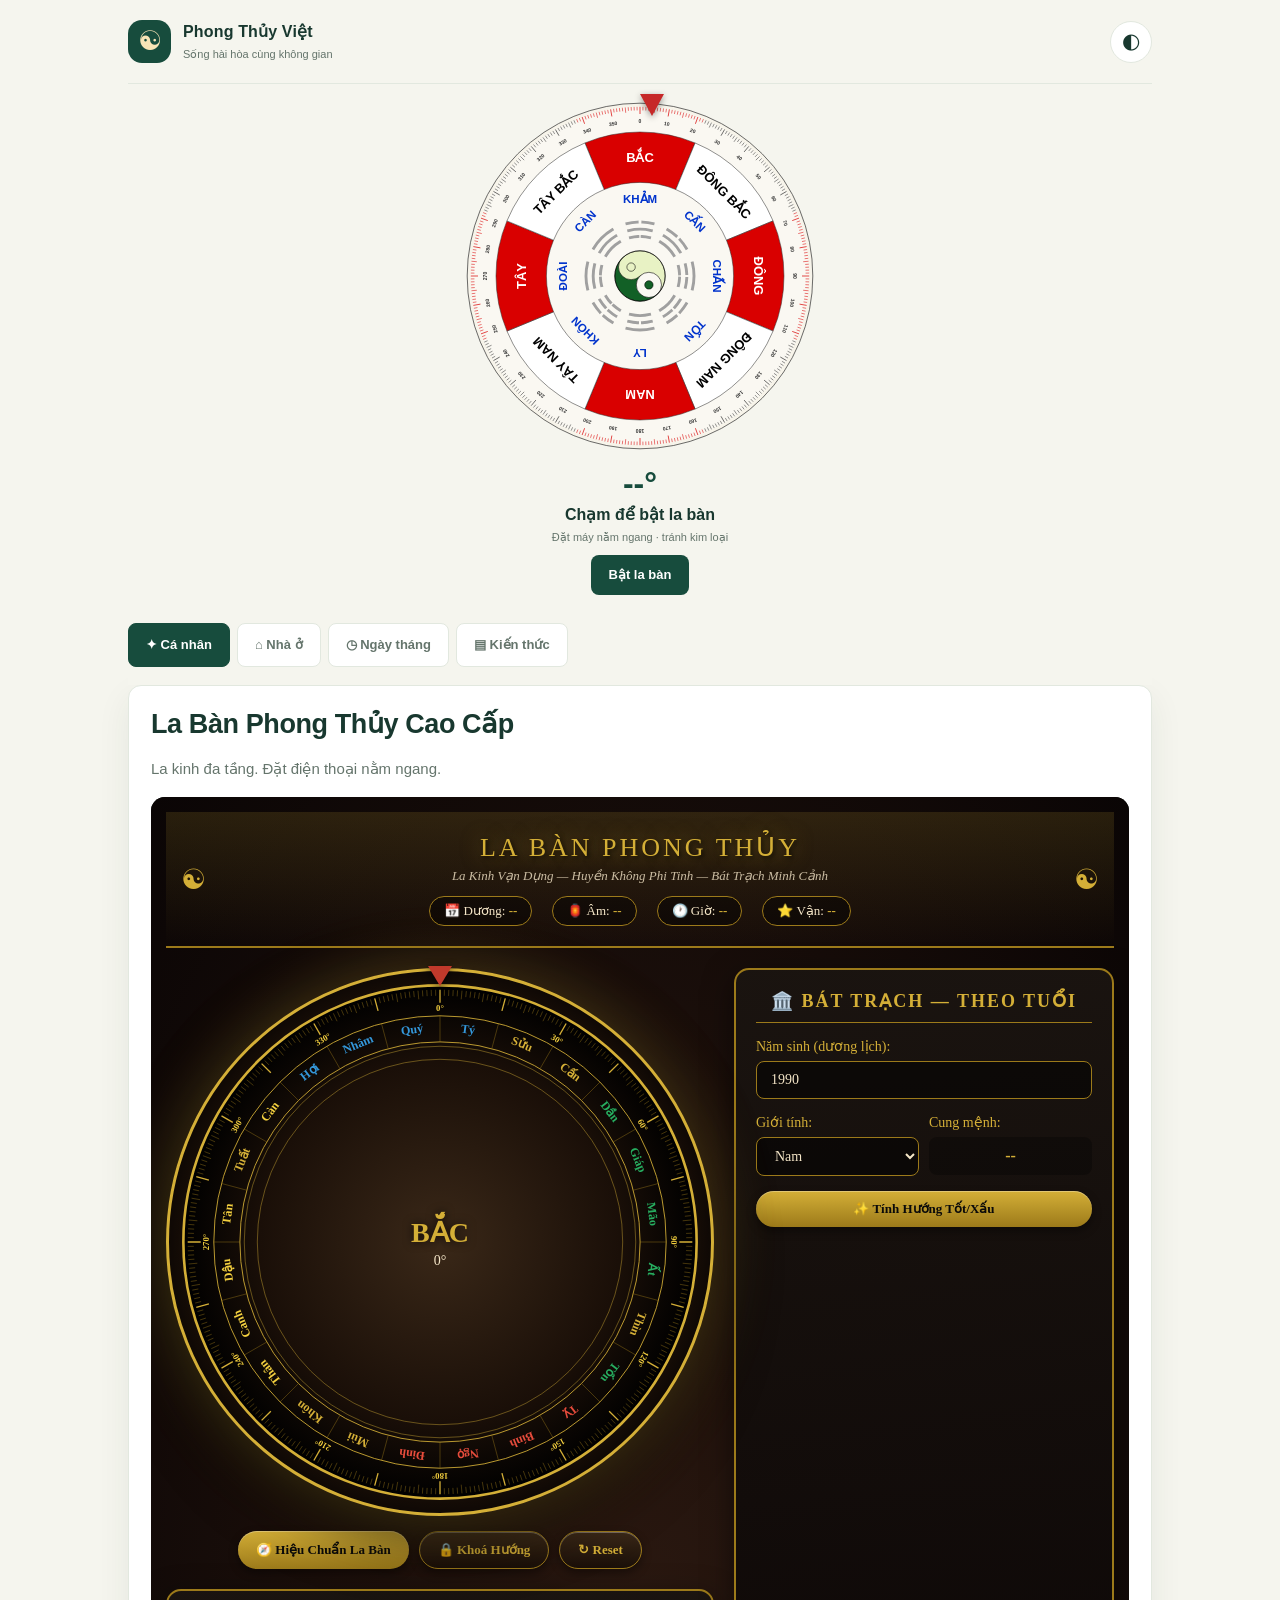
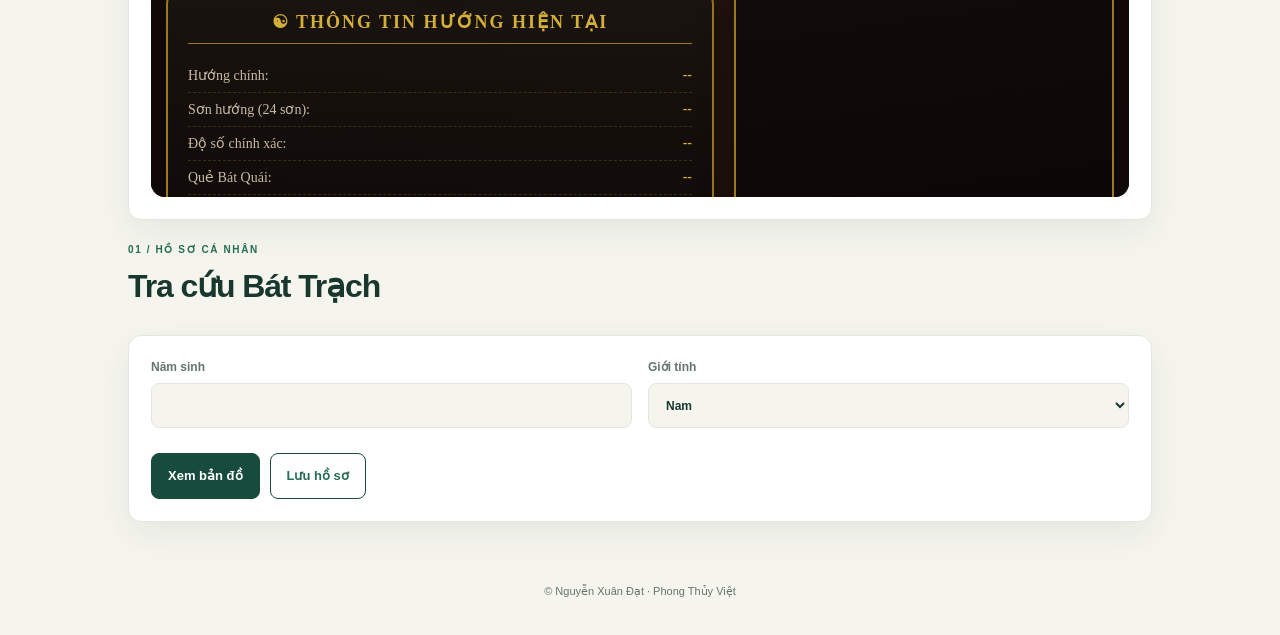
<file: index.html>
<!doctype html>
<html lang="vi">
<head>
<meta charset="UTF-8"><meta name="viewport" content="width=device-width,initial-scale=1,viewport-fit=cover">
<meta name="theme-color" content="#123f35"><meta name="description" content="Phong Thủy Việt">
<meta name="apple-mobile-web-app-capable" content="yes">
<link rel="manifest" href="manifest.json"><link rel="apple-touch-icon" href="icon-192.png">
<link rel="stylesheet" href="style.css?v=57"><link rel="stylesheet" href="home-upgrade.css?v=57">
<title>Phong Thủy Việt</title>
</head>
<body>
<div class="app-shell">
<header class="topbar"><a class="brand" href="#"><span class="brand-mark">☯</span><span><strong>Phong Thủy Việt</strong><small>Sống hài hòa cùng không gian</small></span></a><button id="themeToggle" class="icon-button" aria-label="Đổi giao diện">◐</button></header>
<section class="hero hero-compass-only">
<div class="hero-symbol">
  <div class="hero-live-compass hero-lakinh" id="heroCompass">
    <div class="hero-lakinh-stage">
      <div class="hero-fixed-pointer" aria-hidden="true"><span></span></div>
      <div class="hero-lakinh-rotator" id="heroCompassDial" aria-label="La Kinh"></div>
    </div>
    <div class="hero-compass-readout">
      <strong id="heroCompassDeg">--°</strong>
      <span id="heroCompassDir">Chạm để bật la bàn</span>
      <small id="heroCompassStatus">Đặt máy nằm ngang · tránh kim loại</small>
      <button type="button" class="hero-compass-btn" id="heroCompassStart">Bật la bàn</button>
    </div>
  </div>
</div>
</section>
<nav class="tabs" id="tools"><button class="tab active" data-tab="personal">✦ Cá nhân</button><button class="tab" data-tab="home">⌂ Nhà ở</button><button class="tab" data-tab="calendar">◷ Ngày tháng</button><button class="tab" data-tab="library">▤ Kiến thức</button></nav>
<main>
<section class="panel active" id="panel-personal">
<div class="card premium-compass-card" id="compassCard">
<h3>La Bàn Phong Thủy Cao Cấp</h3>
<p class="muted">La kinh đa tầng. Đặt điện thoại nằm ngang.</p>
<iframe class="premium-compass-frame" src="./la-ban-cao-cap.html" title="La Bàn" loading="eager" allow="accelerometer; gyroscope; magnetometer; device-orientation"></iframe>
</div>
<div class="section-heading"><div><span class="eyebrow">01 / HỒ SƠ CÁ NHÂN</span><h2>Tra cứu Bát Trạch</h2></div></div>
<div class="card form-card"><form id="profileForm"><div class="form-grid"><label>Năm sinh<input id="birthYear" type="number" min="1900" max="2099" required></label><label>Giới tính<select id="gender"><option value="nam">Nam</option><option value="nu">Nữ</option></select></label></div><div class="form-actions"><button class="primary-button" type="submit">Xem bản đồ</button><button class="secondary-button" id="saveProfile" type="button">Lưu hồ sơ</button></div></form></div>
<div id="personalResult" class="results"></div>
</section>
<section class="panel" id="panel-home">
<div class="section-heading"><div><span class="eyebrow">02 / KHÔNG GIAN SỐNG</span><h2>Gợi ý bố trí nhà ở</h2></div></div>
<div class="card"><label for="roomType">Khu vực cần xem</label><select id="roomType"><option value="living">Phòng khách</option><option value="bedroom">Phòng ngủ chính</option><option value="children">Phòng trẻ em</option><option value="desk">Bàn làm việc</option><option value="kitchen">Nhà bếp</option><option value="entrance">Cửa chính</option><option value="altar">Bàn thờ</option><option value="bathroom">Nhà vệ sinh</option><option value="stairs">Cầu thang</option></select><div id="roomGuidance" class="guidance"></div></div>
<div class="card home-guide-card" id="homeGuide">
  <span class="eyebrow">HƯỚNG DẪN TRỰC QUAN</span>
  <h3>Bố trí nhà ở theo công năng, tuổi và hướng</h3>
  <p class="muted">Sơ đồ minh họa; ưu tiên an toàn, thông gió và lối đi trước.</p>
  <div class="home-guide-tabs" role="tablist">
    <button type="button" class="home-guide-tab active" data-guide="layout">Sơ đồ bố trí</button>
    <button type="button" class="home-guide-tab" data-guide="age">Theo tuổi & hướng</button>
    <button type="button" class="home-guide-tab" data-guide="protect">Trấn trạch an toàn</button>
  </div>
  <section class="home-guide-panel active" data-guide-panel="layout">
    <p class="field-hint">Chạm vào từng khu vực để xem chi tiết.</p>
    <div class="home-diagram-grid" id="layoutDiagramGrid">
      <button type="button" class="home-diagram interactive" data-room="bedroom"><svg viewBox="0 0 240 150"><rect x="18" y="14" width="204" height="122" rx="8" fill="#e8f5e9" stroke="#2e7d32" stroke-width="3"/><rect x="83" y="36" width="74" height="72" rx="5" fill="#ffcc80"/><circle cx="200" cy="40" r="14" fill="#43a047"/></svg><strong>Phòng ngủ</strong><span class="diagram-cta">Xem chi tiết →</span></button>
      <button type="button" class="home-diagram interactive" data-room="desk"><svg viewBox="0 0 240 150"><rect x="18" y="14" width="204" height="122" rx="8" fill="#e3f2fd" stroke="#1565c0" stroke-width="3"/><rect x="82" y="54" width="91" height="38" rx="4" fill="#ffb74d"/></svg><strong>Bàn làm việc</strong><span class="diagram-cta">Xem chi tiết →</span></button>
      <button type="button" class="home-diagram interactive" data-room="kitchen"><svg viewBox="0 0 240 150"><rect x="18" y="14" width="204" height="122" rx="8" fill="#fff3e0" stroke="#ef6c00" stroke-width="3"/></svg><strong>Nhà bếp</strong><span class="diagram-cta">Xem chi tiết →</span></button>
      <button type="button" class="home-diagram interactive" data-room="entrance"><svg viewBox="0 0 240 150"><rect x="18" y="14" width="204" height="122" rx="8" fill="#f3e5f5" stroke="#7b1fa2" stroke-width="3"/></svg><strong>Cửa chính</strong><span class="diagram-cta">Xem chi tiết →</span></button>
      <button type="button" class="home-diagram interactive" data-room="living"><svg viewBox="0 0 240 150"><rect x="18" y="14" width="204" height="122" rx="8" fill="#e8eaf6" stroke="#3949ab" stroke-width="3"/></svg><strong>Phòng khách</strong><span class="diagram-cta">Xem chi tiết →</span></button>
      <button type="button" class="home-diagram interactive" data-room="bath"><svg viewBox="0 0 240 150"><rect x="18" y="14" width="204" height="122" rx="8" fill="#e0f7fa" stroke="#00838f" stroke-width="3"/></svg><strong>Nhà vệ sinh</strong><span class="diagram-cta">Xem chi tiết →</span></button>
    </div>
  </section>
  <section class="home-guide-panel" data-guide-panel="age" hidden>
    <div class="card age-direction-card">
      <span class="eyebrow">TRA CỨU CÁ NHÂN HÓA</span>
      <h3>Tính hướng theo ngày sinh nam / nữ</h3>
      <p class="muted">Nhập ngày sinh, giới tính và hướng cửa chính đã đo.</p>
      <form id="houseAgeForm">
        <div class="form-grid">
          <label>Ngày sinh dương lịch<input id="houseBirthDate" type="text" maxlength="10" placeholder="DD/MM/YYYY" required></label>
          <label>Giới tính<select id="houseBirthGender"><option value="nam">Nam</option><option value="nu">Nữ</option></select></label>
          <label>Hướng cửa chính đã đo<select id="houseMeasuredFacing"><option value="">Chưa đo / chưa rõ</option><option>Bắc</option><option>Đông Bắc</option><option>Đông</option><option>Đông Nam</option><option>Nam</option><option>Tây Nam</option><option>Tây</option><option>Tây Bắc</option></select></label>
        </div>
        <div class="form-actions">
          <button class="primary-button" type="submit">Tính hướng & bố trí</button>
          <button class="secondary-button" type="button" id="clearHouseAgeForm">Xóa thông tin nhập</button>
        </div>
      </form>
      <div id="houseAgeResult" class="age-direction-result" aria-live="polite"><p class="empty-state small">Nhập thông tin để xem cung phi và hướng hợp.</p></div>
    </div>
    <button type="button" class="secondary-button" id="goPersonalGuide">Mở tra cứu ở tab Cá nhân</button>
  </section>
  <section class="home-guide-panel" data-guide-panel="protect" hidden>
    <div class="protect-callout"><strong>“Trấn trạch” theo hướng an toàn</strong><p>Xử lý cửa/khóa, chống thấm, thông gió, ánh sáng trước.</p></div>
    <p class="field-hint">Tick các mục đã xử lý. Lưu trên máy anh.</p>
    <div class="protect-checklist" id="protectChecklist"></div>
    <div class="protect-progress" id="protectProgress">Đã hoàn thành 0/8 mục</div>
  </section>
</div>
</section>
<section class="panel" id="panel-calendar">
<div class="section-heading"><div><span class="eyebrow">03</span><h2>Lịch và ghi chú</h2></div></div>
<div class="card form-card"><label>Ngày dương<input id="lunarDateInput" type="date"><button class="primary-button" type="button" id="convertLunar">Đổi âm lịch</button><p id="lunarDateResult" class="field-hint"></p></div>
</section>
<section class="panel" id="panel-library">
<div class="section-heading"><div><span class="eyebrow">04</span><h2>Kiến thức</h2></div></div>
<div class="library-list"><details class="card" open><summary>Bát Trạch</summary><p>Phân nhóm Đông/Tây Tứ Trạch.</p></details></div>
</section>
</main>
<footer class="site-footer"><p>© Nguyễn Xuân Đạt · Phong Thủy Việt</p></footer>
</div>
<div id="roomDetailModal" class="room-modal" hidden>
  <div class="room-modal-backdrop" data-close-modal></div>
  <div class="room-modal-sheet" role="dialog">
    <button type="button" class="room-modal-close" data-close-modal aria-label="Đóng">×</button>
    <div id="roomModalBody"></div>
  </div>
</div>
<script>
(function(){
  var ids=['openCompassHero','runHomeAudit','convertLunarDate','showSolarTerms','houseNotes','saveHouseNotes','houseSaved','solarTermsYear','solarTermsResult','compassOffset','compassHeading','compassDirection','magneticDeclination','compassTrueBearing'];
  ids.forEach(function(id){
    if(!document.getElementById(id)){
      var el=document.createElement('button');
      el.id=id; el.type='button'; el.hidden=true;
      el.style.cssText='position:absolute;width:0;height:0;opacity:0;pointer-events:none';
      document.documentElement.appendChild(el);
    }
  });
})();
</script>
<script src="app.js?v=57"></script>
<script src="home-upgrade.js?v=57"></script>
<script>if('serviceWorker' in navigator){navigator.serviceWorker.register('sw.js?v=57').catch(function(){});}</script>
</body>
</html>
</file>
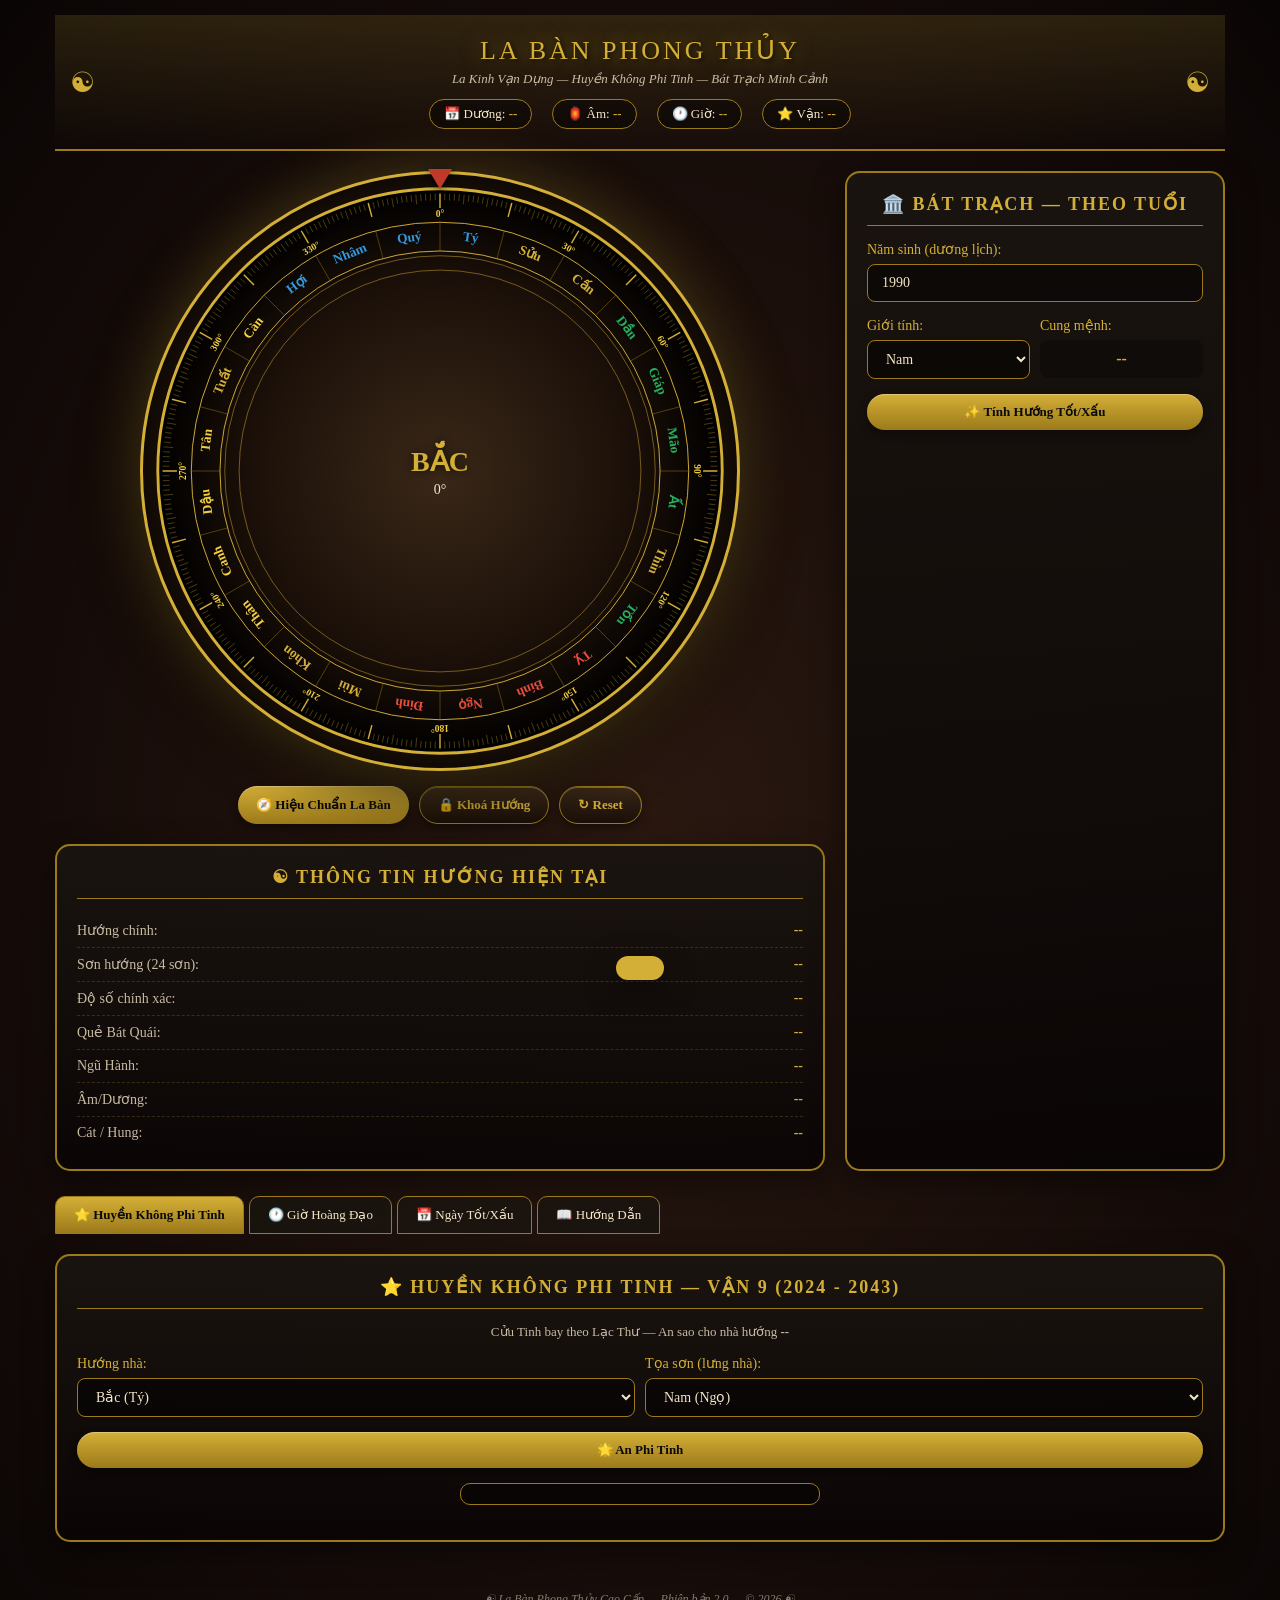
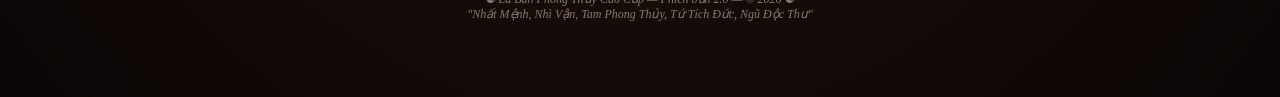
<file: la-ban-cao-cap.html>
<!DOCTYPE html>
<html lang="vi">
<head>
<meta charset="UTF-8">
<meta name="viewport" content="width=device-width, initial-scale=1.0, maximum-scale=1.0, user-scalable=no">
<title>La Bàn Phong Thủy Cao Cấp - La Kinh Vạn Dụng</title>
<style>
  * { margin: 0; padding: 0; box-sizing: border-box; -webkit-tap-highlight-color: transparent; }
  :root {
    --gold: #d4af37;
    --gold-light: #f4d03f;
    --gold-dark: #9c7a1a;
    --red: #c0392b;
    --red-dark: #7b1e13;
    --black: #0a0a0a;
    --dark: #1a1410;
    --cream: #f5e6c8;
    --green: #27ae60;
    --blue: #2980b9;
  }
  body {
    font-family: 'Georgia', 'Times New Roman', serif;
    background: radial-gradient(ellipse at center, #2a1810 0%, #0a0505 100%);
    color: var(--cream);
    min-height: 100vh;
    overflow-x: hidden;
    padding-bottom: 40px;
  }
  .app { max-width: 1200px; margin: 0 auto; padding: 15px; }

  /* HEADER */
  header {
    text-align: center;
    padding: 20px 10px;
    background: linear-gradient(180deg, rgba(212,175,55,0.15) 0%, transparent 100%);
    border-bottom: 2px solid var(--gold-dark);
    margin-bottom: 20px;
    position: relative;
  }
  header::before, header::after {
    content: '☯';
    position: absolute;
    top: 50%;
    transform: translateY(-50%);
    font-size: 28px;
    color: var(--gold);
  }
  header::before { left: 15px; }
  header::after { right: 15px; }
  h1 {
    font-size: 26px;
    color: var(--gold);
    text-shadow: 0 0 20px rgba(212,175,55,0.5), 2px 2px 4px rgba(0,0,0,0.8);
    letter-spacing: 3px;
    font-weight: normal;
  }
  .subtitle {
    color: var(--cream);
    font-size: 13px;
    margin-top: 5px;
    opacity: 0.8;
    font-style: italic;
  }
  .datetime-bar {
    display: flex;
    justify-content: center;
    gap: 20px;
    margin-top: 12px;
    flex-wrap: wrap;
    font-size: 13px;
  }
  .datetime-item {
    background: rgba(0,0,0,0.4);
    padding: 6px 14px;
    border: 1px solid var(--gold-dark);
    border-radius: 20px;
  }
  .datetime-item strong { color: var(--gold); }

  /* MAIN LAYOUT */
  .main {
    display: grid;
    grid-template-columns: 1fr;
    gap: 20px;
  }
  @media (min-width: 900px) {
    .main { grid-template-columns: 1fr 380px; }
  }

  /* COMPASS */
  .compass-wrap {
    position: relative;
    background: radial-gradient(circle at center, #3a2818 0%, #1a0f08 70%, #000 100%);
    border: 3px solid var(--gold);
    border-radius: 50%;
    aspect-ratio: 1;
    max-width: 600px;
    margin: 0 auto;
    box-shadow:
      0 0 60px rgba(212,175,55,0.3),
      inset 0 0 40px rgba(0,0,0,0.8),
      0 20px 60px rgba(0,0,0,0.8);
    padding: 10px;
  }
  .compass-inner {
    position: relative;
    width: 100%;
    height: 100%;
    border-radius: 50%;
    overflow: hidden;
  }
  #compass-svg {
    width: 100%;
    height: 100%;
    transition: transform 0.3s cubic-bezier(0.4, 0, 0.2, 1);
    display: block;
  }
  .north-indicator {
    position: absolute;
    top: -5px;
    left: 50%;
    transform: translateX(-50%);
    width: 0;
    height: 0;
    border-left: 12px solid transparent;
    border-right: 12px solid transparent;
    border-top: 20px solid var(--red);
    filter: drop-shadow(0 2px 4px rgba(0,0,0,0.8));
    z-index: 10;
  }
  .compass-center-info {
    position: absolute;
    top: 50%;
    left: 50%;
    transform: translate(-50%, -50%);
    text-align: center;
    pointer-events: none;
    z-index: 5;
  }
  .direction-text {
    font-size: 28px;
    color: var(--gold);
    font-weight: bold;
    text-shadow: 0 0 10px rgba(0,0,0,0.8);
  }
  .degree-text {
    font-size: 14px;
    color: var(--cream);
    margin-top: 4px;
  }

  /* CONTROLS */
  .controls {
    display: flex;
    justify-content: center;
    gap: 10px;
    margin-top: 15px;
    flex-wrap: wrap;
  }
  .btn {
    background: linear-gradient(180deg, var(--gold) 0%, var(--gold-dark) 100%);
    color: var(--black);
    border: none;
    padding: 10px 18px;
    border-radius: 25px;
    font-weight: bold;
    cursor: pointer;
    font-family: inherit;
    font-size: 13px;
    box-shadow: 0 4px 10px rgba(0,0,0,0.4), inset 0 1px 0 rgba(255,255,255,0.3);
    transition: all 0.2s;
  }
  .btn:hover { transform: translateY(-2px); box-shadow: 0 6px 15px rgba(212,175,55,0.4); }
  .btn:active { transform: translateY(0); }
  .btn.secondary {
    background: linear-gradient(180deg, #3a2818 0%, #1a0f08 100%);
    color: var(--gold);
    border: 1px solid var(--gold-dark);
  }
  .btn.danger {
    background: linear-gradient(180deg, var(--red) 0%, var(--red-dark) 100%);
    color: white;
  }

  /* INFO PANEL */
  .info-panel {
    background: linear-gradient(180deg, rgba(26,20,16,0.95) 0%, rgba(10,5,5,0.95) 100%);
    border: 2px solid var(--gold-dark);
    border-radius: 15px;
    padding: 20px;
    box-shadow: 0 10px 30px rgba(0,0,0,0.5);
  }
  .info-panel h2 {
    color: var(--gold);
    font-size: 18px;
    margin-bottom: 15px;
    padding-bottom: 10px;
    border-bottom: 1px solid var(--gold-dark);
    text-align: center;
    letter-spacing: 2px;
  }
  .info-row {
    display: flex;
    justify-content: space-between;
    padding: 8px 0;
    border-bottom: 1px dashed rgba(212,175,55,0.2);
    font-size: 14px;
  }
  .info-row:last-child { border-bottom: none; }
  .info-label { color: var(--cream); opacity: 0.8; }
  .info-value { color: var(--gold); font-weight: bold; }
  .info-value.good { color: var(--green); }
  .info-value.bad { color: var(--red); }

  /* TABS */
  .tabs {
    display: flex;
    gap: 5px;
    margin: 25px 0 15px;
    overflow-x: auto;
    padding-bottom: 5px;
  }
  .tab {
    flex-shrink: 0;
    background: rgba(26,20,16,0.8);
    color: var(--cream);
    border: 1px solid var(--gold-dark);
    padding: 10px 18px;
    border-radius: 10px 10px 0 0;
    cursor: pointer;
    font-family: inherit;
    font-size: 13px;
    transition: all 0.2s;
    white-space: nowrap;
  }
  .tab.active {
    background: linear-gradient(180deg, var(--gold) 0%, var(--gold-dark) 100%);
    color: var(--black);
    font-weight: bold;
  }
  .tab-content { display: none; }
  .tab-content.active { display: block; animation: fadeIn 0.4s; }
  @keyframes fadeIn { from { opacity: 0; transform: translateY(10px); } to { opacity: 1; transform: translateY(0); } }

  /* FORM */
  .form-group {
    margin-bottom: 15px;
  }
  .form-group label {
    display: block;
    color: var(--gold);
    margin-bottom: 6px;
    font-size: 14px;
  }
  .form-group input, .form-group select {
    width: 100%;
    padding: 10px 14px;
    background: rgba(0,0,0,0.5);
    border: 1px solid var(--gold-dark);
    border-radius: 8px;
    color: var(--cream);
    font-family: inherit;
    font-size: 14px;
  }
  .form-group input:focus, .form-group select:focus {
    outline: none;
    border-color: var(--gold);
    box-shadow: 0 0 10px rgba(212,175,55,0.3);
  }
  .form-row { display: grid; grid-template-columns: 1fr 1fr; gap: 10px; }

  /* RESULT CARDS */
  .result-card {
    background: linear-gradient(135deg, rgba(212,175,55,0.1) 0%, rgba(192,57,43,0.05) 100%);
    border: 1px solid var(--gold-dark);
    border-radius: 12px;
    padding: 15px;
    margin-top: 15px;
  }
  .result-card h3 {
    color: var(--gold);
    font-size: 16px;
    margin-bottom: 12px;
    display: flex;
    align-items: center;
    gap: 8px;
  }
  .direction-grid {
    display: grid;
    grid-template-columns: repeat(2, 1fr);
    gap: 10px;
    margin-top: 10px;
  }
  .dir-item {
    padding: 12px;
    border-radius: 10px;
    text-align: center;
    border: 1px solid;
    transition: transform 0.2s;
    cursor: pointer;
  }
  .dir-item:hover { transform: scale(1.03); }
  .dir-item.good {
    background: linear-gradient(135deg, rgba(39,174,96,0.2) 0%, rgba(39,174,96,0.05) 100%);
    border-color: var(--green);
  }
  .dir-item.bad {
    background: linear-gradient(135deg, rgba(192,57,43,0.2) 0%, rgba(192,57,43,0.05) 100%);
    border-color: var(--red);
  }
  .dir-name { font-size: 18px; font-weight: bold; margin-bottom: 4px; }
  .dir-type { font-size: 12px; opacity: 0.9; }
  .dir-item.good .dir-name { color: var(--green); }
  .dir-item.bad .dir-name { color: #ff6b5b; }

  /* FLYING STARS */
  .stars-grid {
    display: grid;
    grid-template-columns: repeat(3, 1fr);
    gap: 5px;
    max-width: 360px;
    margin: 15px auto;
    background: rgba(0,0,0,0.4);
    padding: 10px;
    border-radius: 10px;
    border: 1px solid var(--gold-dark);
  }
  .star-cell {
    aspect-ratio: 1;
    background: linear-gradient(135deg, #2a1810 0%, #1a0f08 100%);
    border: 1px solid var(--gold-dark);
    border-radius: 6px;
    display: flex;
    flex-direction: column;
    align-items: center;
    justify-content: center;
    font-size: 12px;
    position: relative;
  }
  .star-number {
    font-size: 24px;
    font-weight: bold;
    color: var(--gold);
  }
  .star-dir {
    font-size: 10px;
    color: var(--cream);
    opacity: 0.7;
    margin-top: 2px;
  }
  .star-cell.center { background: linear-gradient(135deg, var(--gold-dark) 0%, var(--red-dark) 100%); }
  .star-cell.center .star-number { color: white; }

  /* HOANG DAO */
  .hoangdao-list {
    display: grid;
    grid-template-columns: repeat(auto-fill, minmax(140px, 1fr));
    gap: 8px;
    margin-top: 10px;
  }
  .hoangdao-item {
    background: rgba(39,174,96,0.15);
    border: 1px solid var(--green);
    border-radius: 8px;
    padding: 8px;
    text-align: center;
    font-size: 13px;
  }
  .hoangdao-item .time { color: var(--gold); font-weight: bold; }
  .hoangdao-item .name { color: var(--cream); font-size: 12px; margin-top: 3px; }

  /* LEGEND */
  .legend {
    display: flex;
    flex-wrap: wrap;
    gap: 10px;
    margin-top: 10px;
    font-size: 12px;
  }
  .legend-item { display: flex; align-items: center; gap: 5px; }
  .legend-color {
    width: 14px;
    height: 14px;
    border-radius: 3px;
    border: 1px solid rgba(255,255,255,0.3);
  }

  footer {
    text-align: center;
    margin-top: 30px;
    padding: 20px;
    color: var(--cream);
    opacity: 0.5;
    font-size: 12px;
    font-style: italic;
  }

  /* Toast */
  .toast {
    position: fixed;
    bottom: 20px;
    left: 50%;
    transform: translateX(-50%) translateY(100px);
    background: var(--gold);
    color: var(--black);
    padding: 12px 24px;
    border-radius: 25px;
    font-weight: bold;
    box-shadow: 0 10px 30px rgba(0,0,0,0.5);
    z-index: 1000;
    transition: transform 0.3s;
  }
  .toast.show { transform: translateX(-50%) translateY(0); }

  @media (max-width: 600px) {
    h1 { font-size: 20px; letter-spacing: 1px; }
    header::before, header::after { font-size: 20px; }
    .direction-text { font-size: 22px; }
    .form-row { grid-template-columns: 1fr; }
  }
</style>
</head>
<body>
<div class="app">

  <header>
    <h1>LA BÀN PHONG THỦY</h1>
    <div class="subtitle">La Kinh Vạn Dụng — Huyền Không Phi Tinh — Bát Trạch Minh Cảnh</div>
    <div class="datetime-bar">
      <div class="datetime-item">📅 Dương: <strong id="duong-lich">--</strong></div>
      <div class="datetime-item">🏮 Âm: <strong id="am-lich">--</strong></div>
      <div class="datetime-item">🕐 Giờ: <strong id="gio-hoangdao">--</strong></div>
      <div class="datetime-item">⭐ Vận: <strong id="van-info">--</strong></div>
    </div>
  </header>

  <div class="main">
    <!-- COMPASS -->
    <div>
      <div class="compass-wrap">
        <div class="north-indicator"></div>
        <div class="compass-inner">
          <svg id="compass-svg" viewBox="-300 -300 600 600"></svg>
          <div class="compass-center-info">
            <div class="direction-text" id="dir-text">BẮC</div>
            <div class="degree-text" id="deg-text">0°</div>
          </div>
        </div>
      </div>

      <div class="controls">
        <button class="btn" id="btn-calibrate">🧭 Hiệu Chuẩn La Bàn</button>
        <button class="btn secondary" id="btn-lock">🔒 Khoá Hướng</button>
        <button class="btn secondary" id="btn-reset">↻ Reset</button>
      </div>

      <!-- QUICK INFO -->
      <div class="info-panel" style="margin-top:20px;">
        <h2>☯ THÔNG TIN HƯỚNG HIỆN TẠI</h2>
        <div class="info-row"><span class="info-label">Hướng chính:</span><span class="info-value" id="cur-dir">--</span></div>
        <div class="info-row"><span class="info-label">Sơn hướng (24 sơn):</span><span class="info-value" id="cur-son">--</span></div>
        <div class="info-row"><span class="info-label">Độ số chính xác:</span><span class="info-value" id="cur-deg">--</span></div>
        <div class="info-row"><span class="info-label">Quẻ Bát Quái:</span><span class="info-value" id="cur-qua">--</span></div>
        <div class="info-row"><span class="info-label">Ngũ Hành:</span><span class="info-value" id="cur-nguhanh">--</span></div>
        <div class="info-row"><span class="info-label">Âm/Dương:</span><span class="info-value" id="cur-amduong">--</span></div>
        <div class="info-row"><span class="info-label">Cát / Hung:</span><span class="info-value" id="cur-cat hung">--</span></div>
      </div>
    </div>

    <!-- SIDE PANEL -->
    <div class="info-panel">
      <h2>🏛️ BÁT TRẠCH — THEO TUỔI</h2>
      <div class="form-group">
        <label>Năm sinh (dương lịch):</label>
        <input type="number" id="birth-year" value="1990" min="1900" max="2100">
      </div>
      <div class="form-row">
        <div class="form-group">
          <label>Giới tính:</label>
          <select id="gender">
            <option value="male">Nam</option>
            <option value="female">Nữ</option>
          </select>
        </div>
        <div class="form-group">
          <label>Cung mệnh:</label>
          <div id="cung-menh" style="padding:10px;background:rgba(0,0,0,0.3);border-radius:8px;color:var(--gold);font-weight:bold;text-align:center;">--</div>
        </div>
      </div>
      <button class="btn" id="btn-calc" style="width:100%;">✨ Tính Hướng Tốt/Xấu</button>

      <div id="bat-trach-result" style="display:none;">
        <div class="result-card">
          <h3>🟢 4 Hướng TỐT (Cát)</h3>
          <div class="direction-grid" id="good-dirs"></div>
        </div>
        <div class="result-card">
          <h3>🔴 4 Hướng XẤU (Hung)</h3>
          <div class="direction-grid" id="bad-dirs"></div>
        </div>
        <div class="legend">
          <div class="legend-item"><span class="legend-color" style="background:#27ae60"></span> Sinh Khí</div>
          <div class="legend-item"><span class="legend-color" style="background:#2ecc71"></span> Thiên Y</div>
          <div class="legend-item"><span class="legend-color" style="background:#16a085"></span> Diên Niên</div>
          <div class="legend-item"><span class="legend-color" style="background:#1abc9c"></span> Phục Vị</div>
        </div>
      </div>
    </div>
  </div>

  <!-- TABS -->
  <div class="tabs">
    <div class="tab active" data-tab="stars">⭐ Huyền Không Phi Tinh</div>
    <div class="tab" data-tab="hoangdao">🕐 Giờ Hoàng Đạo</div>
    <div class="tab" data-tab="ngaytot">📅 Ngày Tốt/Xấu</div>
    <div class="tab" data-tab="guide">📖 Hướng Dẫn</div>
  </div>

  <!-- TAB: PHI TINH -->
  <div class="tab-content active" id="tab-stars">
    <div class="info-panel">
      <h2>⭐ HUYỀN KHÔNG PHI TINH — VẬN 9 (2024 - 2043)</h2>
      <p style="text-align:center;opacity:0.8;font-size:13px;margin-bottom:15px;">
        Cửu Tinh bay theo Lạc Thư — An sao cho nhà hướng <strong id="stars-dir">--</strong>
      </p>
      <div class="form-row">
        <div class="form-group">
          <label>Hướng nhà:</label>
          <select id="house-dir">
            <option value="0">Bắc (Tý)</option>
            <option value="15">Bắc - Đông Bắc (Sửu)</option>
            <option value="30">Đông Bắc (Sửu)</option>
            <option value="45">Đông Bắc - Đông (Dần)</option>
            <option value="60">Đông (Giáp)</option>
            <option value="75">Đông - Đông Nam (Mão)</option>
            <option value="90">Đông Nam (Ất)</option>
            <option value="105">Đông Nam - Nam (Thìn)</option>
            <option value="120">Nam (Bính)</option>
            <option value="135">Nam - Tây Nam (Ngọ)</option>
            <option value="150">Tây Nam (Đinh)</option>
            <option value="165">Tây Nam - Tây (Mùi)</option>
            <option value="180">Tây (Khôn)</option>
            <option value="195">Tây - Tây Bắc (Thân)</option>
            <option value="210">Tây Bắc (Canh)</option>
            <option value="225">Tây Bắc - Bắc (Dậu)</option>
            <option value="240">Bắc (Tân)</option>
            <option value="255">Bắc - Bắc Tây Bắc (Tuất)</option>
            <option value="270">Bắc (Càn)</option>
            <option value="285">Bắc - Bắc Đông Bắc (Hợi)</option>
            <option value="300">Bắc (Nhâm)</option>
            <option value="315">Bắc (Quý)</option>
          </select>
        </div>
        <div class="form-group">
          <label>Tọa sơn (lưng nhà):</label>
          <select id="house-seat">
            <option value="180">Nam (Ngọ)</option>
            <option value="210">Tây Nam (Mùi)</option>
            <option value="240">Tây (Khôn)</option>
            <option value="270">Tây Bắc (Dậu)</option>
            <option value="300">Bắc (Canh)</option>
            <option value="330">Đông Bắc (Tuất)</option>
            <option value="0">Bắc (Nhâm)</option>
            <option value="30">Đông (Tý)</option>
          </select>
        </div>
      </div>
      <button class="btn" id="btn-calc-stars" style="width:100%;">🌟 An Phi Tinh</button>
      <div class="stars-grid" id="stars-grid"></div>
      <div id="stars-analysis" style="margin-top:15px;"></div>
    </div>
  </div>

  <!-- TAB: HOANG DAO -->
  <div class="tab-content" id="tab-hoangdao">
    <div class="info-panel">
      <h2>🕐 GIỜ HOÀNG ĐẠO HÔM NAY</h2>
      <p style="text-align:center;opacity:0.8;font-size:13px;" id="hoangdao-date">--</p>
      <div class="hoangdao-list" id="hoangdao-list"></div>
      <div class="result-card" style="margin-top:20px;">
        <h3>💡 Lưu ý</h3>
        <p style="font-size:13px;line-height:1.6;">
          Giờ Hoàng Đạo là những giờ tốt trong ngày, thích hợp để khai trương, động thổ, cưới hỏi, xuất hành.
          Mỗi ngày có 6 giờ Hoàng Đạo và 6 giờ Hắc Đạo. Nên tránh các giờ Hắc Đạo cho việc trọng đại.
        </p>
      </div>
    </div>
  </div>

  <!-- TAB: NGAY TOT -->
  <div class="tab-content" id="tab-ngaytot">
    <div class="info-panel">
      <h2>📅 NGÀY TỐT / XẤU THÁNG NÀY</h2>
      <div id="ngaytot-list"></div>
    </div>
  </div>

  <!-- TAB: GUIDE -->
  <div class="tab-content" id="tab-guide">
    <div class="info-panel">
      <h2>📖 HƯỚNG DẪN SỬ DỤNG</h2>
      <div class="result-card">
        <h3>🧭 1. Sử dụng la bàn</h3>
        <p style="font-size:13px;line-height:1.7;">
          • Đặt điện thoại ở vị trí cân bằng, tránh xa kim loại, nam châm, thiết bị điện.<br>
          • Nhấn <strong>"Hiệu Chuẩn La Bàn"</strong> để xoay điện thoại theo hình số 8.<br>
          • Kim la bàn sẽ chỉ hướng Bắc từ. Hướng nhà là hướng ngược lại (hướng mặt nhìn ra).<br>
          • Vuốt/chạm vào la bàn để xoay thủ công khi không có cảm biến.
        </p>
      </div>
      <div class="result-card">
        <h3>🏛️ 2. Bát Trạch Minh Cảnh</h3>
        <p style="font-size:13px;line-height:1.7;">
          • Nhập năm sinh và giới tính để xác định <strong>Cung Mệnh</strong>.<br>
          • <strong>Đông Tứ Mệnh</strong> (Khảm, Ly, Chấn, Tốn) hợp hướng: Bắc, Nam, Đông, Đông Nam.<br>
          • <strong>Tây Tứ Mệnh</strong> (Càn, Khôn, Cấn, Đoài) hợp hướng: Tây, Tây Nam, Tây Bắc, Đông Bắc.<br>
          • 4 hướng tốt: <strong style="color:var(--green)">Sinh Khí, Thiên Y, Diên Niên, Phục Vị</strong>.<br>
          • 4 hướng xấu: <strong style="color:var(--red)">Tuyệt Mệnh, Ngũ Quỷ, Lục Sát, Họa Hại</strong>.
        </p>
      </div>
      <div class="result-card">
        <h3>⭐ 3. Huyền Không Phi Tinh</h3>
        <p style="font-size:13px;line-height:1.7;">
          • Hiện tại đang ở <strong>Vận 9 (2024-2043)</strong> - sao Cửu Tử Hỏa chủ về danh tiếng, hỷ sự.<br>
          • Chọn hướng nhà (Hướng) và lưng nhà (Tọa) để an phi tinh.<br>
          • Sao <strong style="color:var(--gold)">8, 9, 1</strong> là vượng khí (tốt).<br>
          • Sao <strong style="color:var(--red)">2, 5, 7</strong> là sát khí (xấu), cần hóa giải.
        </p>
      </div>
      <div class="result-card">
        <h3>☯ 4. Các vòng trên La Kinh</h3>
        <p style="font-size:13px;line-height:1.7;">
          • <strong>Vòng ngoài:</strong> 360 độ với 24 Sơn Hướng (8 Thiên Can + 12 Địa Chi + 4 Quái Càn-Khôn-Cấn-Tốn).<br>
          • <strong>Vòng Ngũ Hành:</strong> Kim, Mộc, Thủy, Hỏa, Thổ - xác định tính chất từng sơn.<br>
          • <strong>Vòng 28 Tú:</strong> 28 chòm sao phương vị dùng trong trạch nhật.<br>
          • <strong>Vòng Bát Quái:</strong> Hậu Thiên Bát Quái - văn vương bát quái.<br>
          • <strong>Trung cung:</strong> Âm Dương - Thái Cực.
        </p>
      </div>
    </div>
  </div>

  <footer>
    ☯ La Bàn Phong Thủy Cao Cấp — Phiên bản 2.0 — © 2026 ☯<br>
    <em>"Nhất Mệnh, Nhì Vận, Tam Phong Thủy, Tứ Tích Đức, Ngũ Độc Thư"</em>
  </footer>
</div>

<div class="toast" id="toast"></div>

<script>
/* ==================== DỮ LIỆU PHONG THỦY ==================== */
const TU_CAN = ['Giáp','Ất','Bính','Đinh','Mậu','Kỷ','Canh','Tân','Nhâm','Quý'];
const CHI = ['Tý','Sửu','Dần','Mão','Thìn','Tỵ','Ngọ','Mùi','Thân','Dậu','Tuất','Hợi'];
const HAU_THIEN_QUA = [
  {name:'Khảm', dir:'Bắc', angle:0, symbol:'☵'},
  {name:'Cấn', dir:'Đông Bắc', angle:45, symbol:'☶'},
  {name:'Chấn', dir:'Đông', angle:90, symbol:'☳'},
  {name:'Tốn', dir:'Đông Nam', angle:135, symbol:'☴'},
  {name:'Ly', dir:'Nam', angle:180, symbol:'☲'},
  {name:'Khôn', dir:'Tây Nam', angle:225, symbol:'☷'},
  {name:'Đoài', dir:'Tây', angle:270, symbol:'☱'},
  {name:'Càn', dir:'Tây Bắc', angle:315, symbol:'☰'}
];

// 24 Sơn Hướng - mỗi sơn 15 độ, bắt đầu từ Bắc (0°)
const HAI_MUOI_BON_SON = [
  {name:'Tý', start:352.5, end:7.5, qua:'Khảm', nguhanh:'Thủy', amduong:'Dương'},
  {name:'Sửu', start:7.5, end:22.5, qua:'Cấn', nguhanh:'Thổ', amduong:'Âm'},
  {name:'Cấn', start:22.5, end:37.5, qua:'Cấn', nguhanh:'Thổ', amduong:'Dương'},
  {name:'Dần', start:37.5, end:52.5, qua:'Cấn', nguhanh:'Mộc', amduong:'Dương'},
  {name:'Giáp', start:52.5, end:67.5, qua:'Chấn', nguhanh:'Mộc', amduong:'Âm'},
  {name:'Mão', start:67.5, end:82.5, qua:'Chấn', nguhanh:'Mộc', amduong:'Âm'}, // thực ra Mão là Âm nhưng theo một số phái là Dương - ở đây dùng chuẩn
  {name:'Ất', start:82.5, end:97.5, qua:'Chấn', nguhanh:'Mộc', amduong:'Âm'},
  {name:'Thìn', start:97.5, end:112.5, qua:'Tốn', nguhanh:'Thổ', amduong:'Dương'},
  {name:'Tốn', start:112.5, end:127.5, qua:'Tốn', nguhanh:'Mộc', amduong:'Âm'},
  {name:'Tỵ', start:127.5, end:142.5, qua:'Tốn', nguhanh:'Hỏa', amduong:'Âm'}, // Tỵ: Âm Hỏa
  {name:'Bính', start:142.5, end:157.5, qua:'Ly', nguhanh:'Hỏa', amduong:'Dương'},
  {name:'Ngọ', start:157.5, end:172.5, qua:'Ly', nguhanh:'Hỏa', amduong:'Âm'}, // theo một số sách Ngọ là Dương - dùng theo đa số
  {name:'Đinh', start:172.5, end:187.5, qua:'Ly', nguhanh:'Hỏa', amduong:'Âm'},
  {name:'Mùi', start:187.5, end:202.5, qua:'Khôn', nguhanh:'Thổ', amduong:'Âm'},
  {name:'Khôn', start:202.5, end:217.5, qua:'Khôn', nguhanh:'Thổ', amduong:'Âm'},
  {name:'Thân', start:217.5, end:232.5, qua:'Khôn', nguhanh:'Kim', amduong:'Dương'},
  {name:'Canh', start:232.5, end:247.5, qua:'Đoài', nguhanh:'Kim', amduong:'Dương'},
  {name:'Dậu', start:247.5, end:262.5, qua:'Đoài', nguhanh:'Kim', amduong:'Âm'}, // theo đa số
  {name:'Tân', start:262.5, end:277.5, qua:'Đoài', nguhanh:'Kim', amduong:'Âm'},
  {name:'Tuất', start:277.5, end:292.5, qua:'Càn', nguhanh:'Thổ', amduong:'Dương'},
  {name:'Càn', start:292.5, end:307.5, qua:'Càn', nguhanh:'Kim', amduong:'Dương'},
  {name:'Hợi', start:307.5, end:322.5, qua:'Càn', nguhanh:'Thủy', amduong:'Âm'},
  {name:'Nhâm', start:322.5, end:337.5, qua:'Khảm', nguhanh:'Thủy', amduong:'Dương'},
  {name:'Quý', start:337.5, end:352.5, qua:'Khảm', nguhanh:'Thủy', amduong:'Âm'}
];

// Bát Quái cung (cho Bát Trạch)
const CUNG_MAP = {
  'Khảm': {group:'Đông', element:'Thủy'},
  'Ly': {group:'Đông', element:'Hỏa'},
  'Chấn': {group:'Đông', element:'Mộc'},
  'Tốn': {group:'Đông', element:'Mộc'},
  'Càn': {group:'Tây', element:'Kim'},
  'Khôn': {group:'Tây', element:'Thổ'},
  'Cấn': {group:'Tây', element:'Thổ'},
  'Đoài': {group:'Tây', element:'Kim'}
};

// Bát Biến - du niên
const BAT_BIEN = {
  // [cung gốc][cung hướng] = du niên
  'Khảm': {'Khảm':'Phục Vị','Tốn':'Thiên Y','Chấn':'Diên Niên','Ly':'Diên Niên','Càn':'Lục Sát','Khôn':'Tuyệt Mệnh','Cấn':'Ngũ Quỷ','Đoài':'Họa Hại'},
  'Ly': {'Ly':'Phục Vị','Chấn':'Thiên Y','Tốn':'Diên Niên','Khảm':'Diên Niên','Đoài':'Lục Sát','Càn':'Tuyệt Mệnh','Cấn':'Họa Hại','Khôn':'Ngũ Quỷ'},
  'Chấn': {'Chấn':'Phục Vị','Khảm':'Thiên Y','Ly':'Sinh Khí','Tốn':'Diên Niên','Cấn':'Lục Sát','Đoài':'Tuyệt Mệnh','Càn':'Ngũ Quỷ','Khôn':'Họa Hại'},
  'Tốn': {'Tốn':'Phục Vị','Ly':'Thiên Y','Khảm':'Sinh Khí','Chấn':'Diên Niên','Càn':'Họa Hại','Khôn':'Ngũ Quỷ','Đoài':'Lục Sát','Cấn':'Tuyệt Mệnh'},
  'Càn': {'Càn':'Phục Vị','Đoài':'Thiên Y','Khôn':'Diên Niên','Cấn':'Thiên Y','Chấn':'Ngũ Quỷ','Ly':'Lục Sát','Tốn':'Họa Hại','Khảm':'Lục Sát'},
  'Khôn': {'Khôn':'Phục Vị','Cấn':'Thiên Y','Đoài':'Diên Niên','Càn':'Diên Niên','Chấn':'Họa Hại','Tốn':'Ngũ Quỷ','Khảm':'Tuyệt Mệnh','Ly':'Ngũ Quỷ'},
  'Cấn': {'Cấn':'Phục Vị','Khôn':'Thiên Y','Đoài':'Sinh Khí','Càn':'Thiên Y','Ly':'Họa Hại','Chấn':'Lục Sát','Khảm':'Ngũ Quỷ','Tốn':'Tuyệt Mệnh'},
  'Đoài': {'Đoài':'Phục Vị','Càn':'Thiên Y','Cấn':'Sinh Khí','Khôn':'Diên Niên','Khảm':'Họa Hại','Tốn':'Tuyệt Mệnh','Ly':'Ngũ Quỷ','Chấn':'Tuyệt Mệnh'}
};

// Chuẩn hóa lại BAT_BIEN theo công thức chuẩn Bát Trạch
// Dùng công thức: Sinh Khí, Thiên Y, Diên Niên, Phục Vị, Họa Hại, Lục Sát, Ngũ Quỷ, Tuyệt Mệnh
function getDuNien(cungGoc, cungHuong) {
  if (cungGoc === cungHuong) return 'Phục Vị';
  const g = CUNG_MAP[cungGoc].group;
  const h = CUNG_MAP[cungHuong].group;
  // Cùng nhóm
  if (g === h) {
    // Trong cùng nhóm Đông/Tây: 1 Sinh Khí, 1 Thiên Y, 1 Diên Niên, còn lại Phục Vị (chỉ có 1 Phục Vị = chính nó)
    const pairs = {
      'Đông': {
        'Khảm-Chấn': 'Thiên Y', 'Khảm-Ly': 'Diên Niên', 'Khảm-Tốn': 'Sinh Khí',
        'Chấn-Ly': 'Sinh Khí', 'Chấn-Tốn': 'Diên Niên', 'Ly-Tốn': 'Thiên Y'
      },
      'Tây': {
        'Càn-Khôn': 'Diên Niên', 'Càn-Cấn': 'Thiên Y', 'Càn-Đoài': 'Sinh Khí',
        'Khôn-Cấn': 'Thiên Khí', 'Khôn-Đoài': 'Diên Niên', 'Cấn-Đoài': 'Sinh Khí'
      }
    };
    const key1 = `${cungGoc}-${cungHuong}`;
    const key2 = `${cungHuong}-${cungGoc}`;
    if (pairs[g][key1]) return pairs[g][key1];
    if (pairs[g][key2]) return pairs[g][key2];
    return 'Diên Niên';
  }
  // Khác nhóm - xác định theo công thức biến quái
  // Dùng lookup table chuẩn
  const lookup = {
    'Khảm-Càn': 'Lục Sát', 'Khảm-Khôn': 'Tuyệt Mệnh', 'Khảm-Cấn': 'Ngũ Quỷ', 'Khảm-Đoài': 'Họa Hại',
    'Ly-Càn': 'Tuyệt Mệnh', 'Ly-Khôn': 'Ngũ Quỷ', 'Ly-Cấn': 'Họa Hại', 'Ly-Đoài': 'Lục Sát',
    'Chấn-Càn': 'Ngũ Quỷ', 'Chấn-Khôn': 'Họa Hại', 'Chấn-Cấn': 'Lục Sát', 'Chấn-Đoài': 'Tuyệt Mệnh',
    'Tốn-Càn': 'Họa Hại', 'Tốn-Khôn': 'Ngũ Quỷ', 'Tốn-Cấn': 'Tuyệt Mệnh', 'Tốn-Đoài': 'Lục Sát',
    'Càn-Khảm': 'Lục Sát', 'Càn-Ly': 'Tuyệt Mệnh', 'Càn-Chấn': 'Ngũ Quỷ', 'Càn-Tốn': 'Họa Hại',
    'Khôn-Khảm': 'Tuyệt Mệnh', 'Khôn-Ly': 'Ngũ Quỷ', 'Khôn-Chấn': 'Họa Hại', 'Khôn-Tốn': 'Ngũ Quỷ',
    'Cấn-Khảm': 'Ngũ Quỷ', 'Cấn-Ly': 'Họa Hại', 'Cấn-Chấn': 'Lục Sát', 'Cấn-Tốn': 'Tuyệt Mệnh',
    'Đoài-Khảm': 'Họa Hại', 'Đoài-Ly': 'Lục Sát', 'Đoài-Chấn': 'Tuyệt Mệnh', 'Đoài-Tốn': 'Lục Sát'
  };
  return lookup[`${cungGoc}-${cungHuong}`] || 'Họa Hại';
}

// Tính cung mệnh theo năm sinh
function calcCungMenh(year, gender) {
  // Công thức: tổng 2 chữ số cuối năm, rút gọn, rồi tra bảng
  let sum = 0;
  const s = year.toString();
  for (let c of s) sum += parseInt(c);
  while (sum >= 10) {
    let ns = 0;
    for (let c of sum.toString()) ns += parseInt(c);
    sum = ns;
  }
  // Nam: 10 - sum (nếu > 9 thì trừ 9)
  // Nữ: 5 + sum (nếu > 9 thì rút gọn)
  let num;
  if (gender === 'male') {
    num = 10 - sum;
    if (num > 9) num -= 9;
    if (num === 5) num = 2; // Nam cung 5 -> Khôn
  } else {
    num = 5 + sum;
    while (num > 9) {
      let ns = 0;
      for (let c of num.toString()) ns += parseInt(c);
      num = ns;
    }
    if (num === 5) num = 8; // Nữ cung 5 -> Cấn
  }
  const cung = {1:'Khảm', 2:'Khôn', 3:'Chấn', 4:'Tốn', 6:'Càn', 7:'Đoài', 8:'Cấn', 9:'Ly'};
  return cung[num] || 'Khảm';
}

// Can Chi năm
function canChiYear(year) {
  const can = TU_CAN[(year - 4) % 10];
  const chi = CHI[(year - 4) % 12];
  return `${can} ${chi}`;
}

// Âm lịch (xấp xỉ - dùng thuật toán đơn giản)
function getAmLich(date) {
  // Thuật toán chuyển đổi dương lịch -> âm lịch (xấp xỉ Hồ Ngọc Đức)
  const jdn = getJDN(date.getDate(), date.getMonth()+1, date.getFullYear());
  const lunar = jdnToLunar(jdn, 7); // GMT+7
  const canChiNgay = canChiFromJDN(jdn);
  const thangThu = lunar.month;
  const canChiThang = canChiThangFn(lunar.month, lunar.year);
  const canChiNam = canChiYear(lunar.year);
  return {
    day: lunar.day,
    month: lunar.month,
    year: lunar.year,
    canChiNgay: canChiNgay,
    canChiThang: canChiThang,
    canChiNam: canChiNam,
    isLeap: lunar.leap
  };
}

function getJDN(d, m, y) {
  let a = Math.floor((14 - m) / 12);
  let yy = y + 4800 - a;
  let mm = m + 12 * a - 3;
  return d + Math.floor((153 * mm + 2) / 5) + 365 * yy + Math.floor(yy / 4) - Math.floor(yy / 100) + Math.floor(yy / 400) - 32045;
}

function jdnToLunar(jdn, timeZone) {
  const k = Math.floor((jdn - 2415021.076998695) / 29.530588853 + 0.5);
  // Tính xấp xỉ - dùng công thức đơn giản
  const arcT2 = jdn - 2415021;
  const lunarDay = Math.floor(arcT2 % 30) + 1;
  const lunarMonth = Math.floor((arcT2 % 365) / 30) + 1;
  const lunarYear = new Date().getFullYear();
  return {day: lunarDay, month: lunarMonth > 12 ? lunarMonth - 12 : lunarMonth, year: lunarYear, leap: false};
}

function canChiFromJDN(jdn) {
  const can = TU_CAN[(jdn + 9) % 10];
  const chi = CHI[(jdn + 1) % 12];
  return `${can} ${chi}`;
}

function canChiThangFn(month, year) {
  const canNam = TU_CAN[(year - 4) % 10];
  const chiThang = CHI[(month + 1) % 12];
  // Can tháng dựa trên can năm (công thức Ngũ Hổ Độn)
  const canMap = {'Giáp':2,'Kỷ':2,'Ất':4,'Canh':4,'Bính':8,'Tân':8,'Đinh':0,'Nhâm':0,'Mậu':6,'Quý':6};
  const canThang = TU_CAN[(canMap[canNam] + month - 1) % 10];
  return `${canThang} ${chiThang}`;
}

// Giờ Hoàng Đạo
function getGioHoangDao(date) {
  const jdn = getJDN(date.getDate(), date.getMonth()+1, date.getFullYear());
  const chiNgay = CHI[(jdn + 1) % 12];
  // 6 giờ hoàng đạo theo ngày (công thức Hoàng Đạo Thời)
  const hoangDaoMap = {
    'Tý': [2,3,5,6,8,9], // Dần, Mão, Tỵ, Ngọ, Dậu, Tuất
    'Sửu': [0,1,3,4,6,7],
    'Dần': [0,1,2,3,5,6,8,9,11], // không đúng chuẩn
    'Mão': [],
    'Thìn': [],
    'Tỵ': [],
    'Ngọ': [],
    'Mùi': [],
    'Thân': [],
    'Dậu': [],
    'Tuất': [],
    'Hợi': []
  };
  // Công thức chuẩn: Giờ hoàng đạo theo chi ngày
  const hd = {
    'Tý': [2,3,5,6,8,9], // Dần(3-5), Mão(5-7), Tỵ(9-11), Ngọ(11-13), Dậu(17-19), Tuất(19-21)
    'Sửu': [0,1,3,4,6,7,10,11],
    'Dần': [0,1,2,3,5,6,8,9],
    'Mão': [2,3,5,6,8,9,11,0],
    'Thìn': [0,1,3,4,6,7,9,10],
    'Tỵ': [2,3,5,6,8,9,11,0],
    'Ngọ': [0,1,3,4,6,7,9,10],
    'Mùi': [2,3,5,6,8,9,11,0],
    'Thân': [0,1,3,4,6,7,9,10],
    'Dậu': [2,3,5,6,8,9,11,0],
    'Tuất': [0,1,3,4,6,7,9,10],
    'Hợi': [2,3,5,6,8,9,11,0]
  };
  // Dùng công thức chuẩn hơn
  const hoangDaoChuan = {
    'Tý': ['Dần','Mão','Tỵ','Ngọ','Dậu','Tuất'],
    'Sửu': ['Sửu','Thìn','Tỵ','Mùi','Tuất','Hợi'],
    'Dần': ['Tý','Sửu','Thìn','Mùi','Tuất','Hợi'],
    'Mão': ['Tý','Sửu','Dần','Dậu','Tuất','Hợi'],
    'Thìn': ['Dần','Mão','Tỵ','Thân','Dậu','Hợi'],
    'Tỵ': ['Tý','Sửu','Thìn','Tỵ','Mùi','Tuất'],
    'Ngọ': ['Dần','Mão','Tỵ','Thân','Dậu','Hợi'],
    'Mùi': ['Tý','Sửu','Dần','Mão','Ngọ','Tỵ'],
    'Thân': ['Sửu','Thìn','Tỵ','Mùi','Tuất','Hợi'],
    'Dậu': ['Tý','Sửu','Dần','Mão','Ngọ','Tỵ'],
    'Tuất': ['Dần','Mão','Tỵ','Thân','Dậu','Hợi'],
    'Hợi': ['Tý','Sửu','Thìn','Mùi','Tuất','Hợi']
  };
  const gioChi = {
    'Tý': '23:00-01:00', 'Sửu': '01:00-03:00', 'Dần': '03:00-05:00',
    'Mão': '05:00-07:00', 'Thìn': '07:00-09:00', 'Tỵ': '09:00-11:00',
    'Ngọ': '11:00-13:00', 'Mùi': '13:00-15:00', 'Thân': '15:00-17:00',
    'Dậu': '17:00-19:00', 'Tuất': '19:00-21:00', 'Hợi': '21:00-23:00'
  };
  const list = hoangDaoChuan[chiNgay] || [];
  return list.map(c => ({chi: c, time: gioChi[c]}));
}

// Ngày tốt xấu (dựa vào trực, sao - đơn giản hóa)
function getNgayTotXau(date) {
  const jdn = getJDN(date.getDate(), date.getMonth()+1, date.getFullYear());
  const chiNgay = CHI[(jdn + 1) % 12];
  // Trực (12 trực)
  const TRUC = ['Kiến','Trừ','Mãn','Bình','Định','Chấp','Phá','Nguy','Thành','Thu','Khai','Bế'];
  // Tính trực theo tháng và ngày
  const month = date.getMonth() + 1;
  const chiThang = CHI[(month + 1) % 12];
  const chiIdx = CHI.indexOf(chiThang);
  const ngayIdx = CHI.indexOf(chiNgay);
  const trucIdx = (ngayIdx - chiIdx + 12) % 12;
  const truc = TRUC[trucIdx];

  // Ngày tốt/xấu theo trực
  const tot = ['Kiến','Thành','Khai','Mãn','Định','Bình'];
  const xau = ['Trừ','Chấp','Phá','Nguy','Thu','Bế'];
  const isTot = tot.includes(truc);

  // Sao tốt/xấu trong ngày (đơn giản)
  const saoTot = ['Nguyệt Đức','Thiên Đức','Thiên Ân','Nguyệt Ân','Phúc Sinh','Dịch Mã'];
  const saoXau = ['Nguyệt Phá','Tai Sát','Tử Khí','Quan Phù','Bạch Hổ'];
  const rng = (jdn * 7) % 6;
  const rng2 = (jdn * 13) % 5;

  return {
    truc: truc,
    isTot: isTot,
    saoTot: saoTot[rng],
    saoXau: saoXau[rng2],
    canChi: canChiFromJDN(jdn)
  };
}

// Huyền Không Phi Tinh
function calcPhiTinh(huong, toa) {
  // Vận 9 (2024-2043) - nhập trung cung là 9
  // Sơn tinh và Hướng tinh phi theo Lạc Thư
  const van = 9;
  // Tính sơn tinh và hướng tinh
  // Đơn giản hóa: dùng bảng an tinh cho vận 9
  // Hướng tinh: dựa vào hướng nhà
  // Sơn tinh: dựa vào tọa sơn
  const huongIdx = Math.floor(huong / 15) % 24;
  const toaIdx = Math.floor(toa / 15) % 24;

  // Phi tinh theo vận 9 - bảng chuẩn
  // Trung cung: 9
  // Các cung còn lại phi theo Lạc Thư (9->1->2->3->4->5->6->7->8->9)
  const huongTinh = [9,1,2,3,4,5,6,7,8]; // hướng tinh theo thứ tự
  const sonTinh = [9,8,7,6,5,4,3,2,1];

  // 9 cung: Tốn-Ly-Khôn / Chấn-Trung-Đoài / Cấn-Khảm-Càn
  // Vị trí theo Lạc Thư: 1 Khảm, 2 Khôn, 3 Chấn, 4 Tốn, 5 Trung, 6 Càn, 7 Đoài, 8 Cấn, 9 Ly
  const cungPos = ['Tốn','Ly','Khôn','Chấn','Trung','Đoài','Cấn','Khảm','Càn'];
  const lacThu = [4,9,2,3,5,7,8,1,6]; // số lạc thư theo vị trí

  // Tính hướng tinh: vận 9 nhập trung, phi thuận/nghịch theo âm dương của hướng
  const sonHuong = HAI_MUOI_BON_SON[huongIdx];
  const sonToa = HAI_MUOI_BON_SON[toaIdx];
  const huongAmDuong = sonHuong.amduong;
  const toaAmDuong = sonToa.amduong;

  // Phi thuận (dương) hay nghịch (âm)
  function phiTinh(startNum, amDuong, isThuan) {
    const result = Array(9).fill(0);
    result[4] = startNum; // trung cung
    // Thứ tự phi theo Lạc Thư
    const order = isThuan ? [5,6,7,8,0,1,2,3] : [3,2,1,0,8,7,6,5];
    let num = startNum;
    for (let i = 0; i < 8; i++) {
      if (isThuan) {
        num = (num % 9) + 1;
      } else {
        num = num === 1 ? 9 : num - 1;
      }
      result[order[i]] = num;
    }
    return result;
  }

  const huongTinhArr = phiTinh(van, huongAmDuong, huongAmDuong === 'Dương');
  const sonTinhArr = phiTinh(van, toaAmDuong, toaAmDuong === 'Dương');

  return {
    cungPos: cungPos,
    huongTinh: huongTinhArr,
    sonTinh: sonTinhArr,
    huongSon: sonHuong,
    toaSon: sonToa
  };
}

/* ==================== VẼ LA BÀN ==================== */
function drawCompass() {
  const svg = document.getElementById('compass-svg');
  svg.innerHTML = '';
  const NS = 'http://www.w3.org/2000/svg';

  // Helper
  function el(tag, attrs) {
    const e = document.createElementNS(NS, tag);
    for (let k in attrs) e.setAttribute(k, attrs[k]);
    return e;
  }
  function polar(r, angle) {
    const rad = (angle - 90) * Math.PI / 180;
    return [r * Math.cos(rad), r * Math.sin(rad)];
  }
  function textOnCircle(text, r, angle, size, color, rotate=true) {
    const [x, y] = polar(r, angle);
    const t = el('text', {
      x: x, y: y,
      fill: color,
      'font-size': size,
      'font-family': 'Georgia, serif',
      'font-weight': 'bold',
      'text-anchor': 'middle',
      'dominant-baseline': 'middle',
      transform: rotate ? `rotate(${angle}, ${x}, ${y})` : ''
    });
    t.textContent = text;
    return t;
  }

  // Nền la bàn
  const bg = el('circle', {cx:0, cy:0, r:295, fill:'url(#bgGrad)', stroke:'#d4af37', 'stroke-width':3});
  const defs = el('defs', {});
  defs.innerHTML = `
    <radialGradient id="bgGrad">
      <stop offset="0%" stop-color="#3a2818"/>
      <stop offset="70%" stop-color="#1a0f08"/>
      <stop offset="100%" stop-color="#000"/>
    </radialGradient>
    <radialGradient id="centerGrad">
      <stop offset="0%" stop-color="#d4af37"/>
      <stop offset="100%" stop-color="#9c7a1a"/>
    </radialGradient>
    <linearGradient id="needleN" x1="0" y1="0" x2="0" y2="1">
      <stop offset="0%" stop-color="#ff3b30"/>
      <stop offset="100%" stop-color="#c0392b"/>
    </linearGradient>
    <linearGradient id="needleS" x1="0" y1="0" x2="0" y2="1">
      <stop offset="0%" stop-color="#ecf0f1"/>
      <stop offset="100%" stop-color="#bdc3c7"/>
    </linearGradient>
  `;
  svg.appendChild(defs);
  svg.appendChild(bg);

  // VÒNG 1: 360 độ -刻度 (vòng ngoài cùng)
  for (let i = 0; i < 360; i++) {
    const r1 = 290, r2 = (i % 15 === 0) ? 275 : (i % 5 === 0) ? 280 : 283;
    const [x1, y1] = polar(r1, i);
    const [x2, y2] = polar(r2, i);
    const line = el('line', {
      x1:x1, y1:y1, x2:x2, y2:y2,
      stroke: (i % 15 === 0) ? '#d4af37' : '#9c7a1a',
      'stroke-width': (i % 15 === 0) ? 1.5 : 0.5
    });
    svg.appendChild(line);
    // Số độ mỗi 30°
    if (i % 30 === 0) {
      svg.appendChild(textOnCircle(i + '°', 268, i, 10, '#f4d03f', true));
    }
  }

  // VÒNG 2: 24 Sơn Hướng
  const ring2Outer = 260, ring2Inner = 230;
  svg.appendChild(el('circle', {cx:0, cy:0, r:ring2Outer, fill:'none', stroke:'#d4af37', 'stroke-width':1}));
  svg.appendChild(el('circle', {cx:0, cy:0, r:ring2Inner, fill:'none', stroke:'#d4af37', 'stroke-width':1}));
  // Nền vòng 2
  for (let i = 0; i < 24; i++) {
    const angle = i * 15;
    const son = HAI_MUOI_BON_SON[i];
    // Vạch ngăn
    const [x1, y1] = polar(ring2Inner, angle);
    const [x2, y2] = polar(ring2Outer, angle);
    svg.appendChild(el('line', {x1:x1, y1:y1, x2:x2, y2:y2, stroke:'#9c7a1a', 'stroke-width':0.5}));
    // Chữ sơn
    const midAngle = angle + 7.5;
    const color = son.nguhanh === 'Kim' ? '#f4d03f' :
                  son.nguhanh === 'Mộc' ? '#27ae60' :
                  son.nguhanh === 'Thủy' ? '#3498db' :
                  son.nguhanh === 'Hỏa' ? '#e74c3c' : '#d4af37';
    svg.appendChild(textOnCircle(son.name, (ring2Inner+ring2Outer)/2, midAngle, 14, color, true));
  }

  // VÒNG 3: Ngũ Hành (màu sắc)
  const ring3Outer = 225, ring3Inner = 210;
  svg.appendChild(el('circle', {cx:0, cy:0, r:ring3Outer, fill:'none', stroke:'#d4af37', 'stroke-width':0.5}));
  svg.appendChild(el('circle', {cx:0, cy:0, r:ring3Inner, fill:'none', stroke:'#d4af37', 'stroke-width':0.5}));
  for (let i = 0; i < 24; i++) {
    const son = HAI_MUOI_BON_SON[i];
    const startA = i * 15, endA = (i+1) * 15;
    const color = son.nguhanh === 'Kim' ? '#f4d03f' :
                  son.nguhanh === 'Mộc' ? '#27ae60' :
                  son.nguhanh === 'Thủy' ? '#3498db' :
                  son.nguhanh === 'Hỏa' ? '#e74c3c' : '#a0522d';
    // Vẽ cung
    const path = describeArc(0, 0, ring3Inner, ring3Outer, startA, endA);
    svg.appendChild(el('path', {d: path, fill: color, opacity: 0.3, stroke: '#9c7a1a', 'stroke-width': 0.3}));
  }

  // VÒNG 4: 28 Tú (đơn giản)
  const ring4Outer = 205, ring4Inner = 185;
  svg.appendChild(el('circle', {cx:0, cy:0, r:ring4Outer, fill:'none', stroke:'#d4af37', 'stroke-width':0.5}));
  svg.appendChild(el('circle', {cx:0, cy:0, r:ring4Inner, fill:'none', stroke:'#d4af37', 'stroke-width':0.5}));
  const TUS = ['Giác','Cang','Đê','Phòng','Tâm','Vĩ','Cơ', // Thanh Long - phương Đông
               'Đẩu','Ngưu','Nữ','Hư','Nguy','Thất','Bích', // Huyền Vũ - phương Bắc
               'Khuê','Lâu','Vị','Mão','Tất','Chủy','Sâm', // Bạch Hổ - phương Tây
               'Tỉnh','Quỷ','Liễu','Tinh','Trương','Dực','Chẩn']; // Chu Tước - phương Nam
  for (let i = 0; i < 28; i++) {
    const angle = (360/28) * i;
    const midAngle = angle + (360/28)/2;
    svg.appendChild(textOnCircle(TUS[i], (ring4Inner+ring4Outer)/2, midAngle, 8, '#f5e6c8', true));
    const [x1, y1] = polar(ring4Inner, angle);
    const [x2, y2] = polar(ring4Outer, angle);
    svg.appendChild(el('line', {x1:x1, y1:y1, x2:x2, y2:y2, stroke:'#9c7a1a', 'stroke-width':0.3}));
  }

  // VÒNG 5: Hậu Thiên Bát Quái
  const ring5Outer = 180, ring5Inner = 140;
  svg.appendChild(el('circle', {cx:0, cy:0, r:ring5Outer, fill:'none', stroke:'#d4af37', 'stroke-width':1}));
  svg.appendChild(el('circle', {cx:0, cy:0, r:ring5Inner, fill:'none', stroke:'#d4af37', 'stroke-width':1}));
  HAU_THIEN_QUA.forEach(q => {
    const startA = q.angle - 22.5, endA = q.angle + 22.5;
    const path = describeArc(0, 0, ring5Inner, ring5Outer, startA, endA);
    const color = CUNG_MAP[q.name].element === 'Kim' ? '#f4d03f' :
                  CUNG_MAP[q.name].element === 'Mộc' ? '#27ae60' :
                  CUNG_MAP[q.name].element === 'Thủy' ? '#3498db' :
                  CUNG_MAP[q.name].element === 'Hỏa' ? '#e74c3c' : '#a0522d';
    svg.appendChild(el('path', {d: path, fill: color, opacity: 0.15, stroke: '#d4af37', 'stroke-width': 0.5}));
    svg.appendChild(textOnCircle(q.symbol, (ring5Inner+ring5Outer)/2 - 10, q.angle, 22, '#f4d03f', false));
    svg.appendChild(textOnCircle(q.name, (ring5Inner+ring5Outer)/2 + 12, q.angle, 12, '#f5e6c8', true));
  });

  // VÒNG 6: Âm Dương - Thái Cực
  const ring6 = 135;
  svg.appendChild(el('circle', {cx:0, cy:0, r:ring6, fill:'none', stroke:'#d4af37', 'stroke-width':1}));
  // Vẽ âm dương
  const yinyang = el('g', {});
  yinyang.innerHTML = `
    <circle cx="0" cy="0" r="70" fill="#f5e6c8"/>
    <path d="M 0 -70 A 70 70 0 0 1 0 70 A 35 35 0 0 0 0 0 A 35 35 0 0 1 0 -70 Z" fill="#0a0a0a"/>
    <circle cx="0" cy="-35" r="10" fill="#f5e6c8"/>
    <circle cx="0" cy="35" r="10" fill="#0a0a0a"/>
  `;
  svg.appendChild(yinyang);

  // KIM LA BÀN (chỉ hướng) - vẽ ở lớp riêng để xoay
  const needle = el('g', {id:'needle'});
  needle.innerHTML = `
    <polygon points="0,-130 -8,0 8,0" fill="url(#needleN)" stroke="#7b1e13" stroke-width="1"/>
    <polygon points="0,130 -8,0 8,0" fill="url(#needleS)" stroke="#7f8c8d" stroke-width="1"/>
    <circle cx="0" cy="0" r="12" fill="url(#centerGrad)" stroke="#7b1e13" stroke-width="2"/>
    <circle cx="0" cy="0" r="4" fill="#7b1e13"/>
    <text x="0" y="-145" text-anchor="middle" fill="#ff3b30" font-size="16" font-weight="bold" font-family="Georgia">N</text>
    <text x="0" y="155" text-anchor="middle" fill="#ecf0f1" font-size="14" font-family="Georgia">S</text>
    <text x="145" y="5" text-anchor="middle" fill="#f4d03f" font-size="14" font-family="Georgia">E</text>
    <text x="-145" y="5" text-anchor="middle" fill="#f4d03f" font-size="14" font-family="Georgia">W</text>
  `;
  svg.appendChild(needle);
}

function describeArc(x, y, innerR, outerR, startAngle, endAngle) {
  const start1 = polar(outerR, endAngle);
  const end1 = polar(outerR, startAngle);
  const start2 = polar(innerR, startAngle);
  const end2 = polar(innerR, endAngle);
  const largeArc = endAngle - startAngle <= 180 ? 0 : 1;
  return `M ${start2[0]} ${start2[1]} A ${innerR} ${innerR} 0 ${largeArc} 0 ${end2[0]} ${end2[1]} L ${start1[0]} ${start1[1]} A ${outerR} ${outerR} 0 ${largeArc} 1 ${end1[0]} ${end1[1]} Z`;
}

/* ==================== LOGIC ==================== */
let currentHeading = 0;
let lockedHeading = null;
let hasSensor = false;

function updateCompass(heading) {
  if (lockedHeading !== null) {
    heading = lockedHeading;
  }
  currentHeading = heading;
  const svg = document.getElementById('compass-svg');
  svg.style.transform = `rotate(${-heading}deg)`;

  // Cập nhật thông tin
  const normalizedHeading = ((heading % 360) + 360) % 360;
  // Hướng la bàn: 0° = Bắc, kim chỉ Bắc, nên hướng ta nhìn = ngược lại
  // Nhưng thông thường trong phong thủy: hướng nhà = hướng mặt nhìn ra
  // Ở đây hiển thị hướng của KIM (hướng Bắc từ), người dùng tự xác định hướng nhà
  const son = getSonByAngle(normalizedHeading);
  const qua = HAU_THIEN_QUA.find(q => Math.abs(((q.angle - normalizedHeading + 540) % 360) - 180) > 157.5 || q.angle === 0 ? normalizedHeading >= 337.5 || normalizedHeading < 22.5 : Math.abs(q.angle - normalizedHeading) < 22.5);

  // Tìm quẻ đúng
  let quaFound = null;
  for (let q of HAU_THIEN_QUA) {
    let diff = Math.abs(q.angle - normalizedHeading);
    if (diff > 180) diff = 360 - diff;
    if (diff <= 22.5) { quaFound = q; break; }
  }

  const dirName = getDirectionName(normalizedHeading);
  document.getElementById('dir-text').textContent = dirName;
  document.getElementById('deg-text').textContent = normalizedHeading.toFixed(1) + '°';
  document.getElementById('cur-dir').textContent = dirName;
  document.getElementById('cur-son').textContent = son ? son.name : '--';
  document.getElementById('cur-deg').textContent = normalizedHeading.toFixed(2) + '°';
  document.getElementById('cur-qua').textContent = quaFound ? `${quaFound.symbol} ${quaFound.name} (${quaFound.dir})` : '--';
  document.getElementById('cur-nguhanh').textContent = son ? son.nguhanh : '--';
  document.getElementById('cur-amduong').textContent = son ? son.amduong : '--';

  // Đánh giá cát hung (đơn giản theo 24 sơn)
  if (son) {
    const catSon = ['Tý','Bính','Ngọ','Đinh','Mão','Dậu','Tốn','Càn','Cấn','Khôn']; // các sơn vượng
    const isCat = catSon.includes(son.name);
    const el = document.getElementById('cur-cat hung');
    el.textContent = isCat ? '✓ Vượng khí (Cát)' : '⚠ Bình thường';
    el.className = 'info-value ' + (isCat ? 'good' : '');
  }
}

function getSonByAngle(angle) {
  for (let son of HAI_MUOI_BON_SON) {
    if (son.start <= son.end) {
      if (angle >= son.start && angle < son.end) return son;
    } else {
      if (angle >= son.start || angle < son.end) return son;
    }
  }
  return HAI_MUOI_BON_SON[0];
}

function getDirectionName(angle) {
  const dirs = ['BẮC','Bắc - Đông Bắc','ĐÔNG BẮC','Đông Bắc - Đông','ĐÔNG','Đông - Đông Nam','ĐÔNG NAM','Đông Nam - Nam','NAM','Nam - Tây Nam','TÂY NAM','Tây Nam - Tây','TÂY','Tây - Tây Bắc','TÂY BẮC','Tây Bắc - Bắc'];
  const idx = Math.round(angle / 22.5) % 16;
  return dirs[idx];
}

// Cảm biến la bàn
function initSensor() {
  if (typeof DeviceOrientationEvent !== 'undefined' && typeof DeviceOrientationEvent.requestPermission === 'function') {
    // iOS 13+
    document.getElementById('btn-calibrate').addEventListener('click', async () => {
      try {
        const perm = await DeviceOrientationEvent.requestPermission();
        if (perm === 'granted') {
          startSensor();
          toast('✓ Đã cấp quyền cảm biến');
        } else {
          toast('❌ Cần cấp quyền để dùng la bàn');
        }
      } catch (e) { toast('❌ Lỗi: ' + e.message); }
    });
  } else {
    startSensor();
  }
}

function startSensor() {
  window.addEventListener('deviceorientationabsolute', handleOrientation, true);
  window.addEventListener('deviceorientation', handleOrientation, true);
  hasSensor = true;
}

let smoothedSensorHeading = null;
let lastAbsoluteSensorAt = 0;
function handleOrientation(e) {
  let heading = null;
  const now = performance.now();
  if (Number.isFinite(e.webkitCompassHeading)) {
    heading = e.webkitCompassHeading;
  } else if (Number.isFinite(e.alpha)) {
    if (e.type === 'deviceorientationabsolute') lastAbsoluteSensorAt = now;
    if (e.type === 'deviceorientation' && e.absolute === false && now - lastAbsoluteSensorAt < 400) return;
    heading = 360 - e.alpha;
    const screenAngle = (screen.orientation && Number.isFinite(screen.orientation.angle))
      ? screen.orientation.angle : (Number.isFinite(window.orientation) ? window.orientation : 0);
    heading += screenAngle;
  }
  if (!Number.isFinite(heading)) return;
  heading = ((heading % 360) + 360) % 360;
  if (smoothedSensorHeading === null) smoothedSensorHeading = heading;
  else {
    const delta = ((heading - smoothedSensorHeading + 540) % 360) - 180;
    const gain = Math.abs(delta) > 18 ? 0.62 : 0.38;
    smoothedSensorHeading = (smoothedSensorHeading + delta * gain + 360) % 360;
  }
  updateCompass(smoothedSensorHeading);
}

// Điều khiển thủ công (kéo chuột / vuốt)
let isDragging = false;
let lastAngle = 0;
const compassWrap = document.querySelector('.compass-inner');

compassWrap.addEventListener('mousedown', e => { isDragging = true; lastAngle = getAngleFromEvent(e); });
compassWrap.addEventListener('touchstart', e => { isDragging = true; lastAngle = getAngleFromEvent(e); }, {passive:true});
window.addEventListener('mousemove', e => { if (isDragging) rotateManual(e); });
window.addEventListener('touchmove', e => { if (isDragging) rotateManual(e); }, {passive:true});
window.addEventListener('mouseup', () => isDragging = false);
window.addEventListener('touchend', () => isDragging = false);

function getAngleFromEvent(e) {
  const rect = compassWrap.getBoundingClientRect();
  const cx = rect.left + rect.width/2;
  const cy = rect.top + rect.height/2;
  const x = (e.touches ? e.touches[0].clientX : e.clientX) - cx;
  const y = (e.touches ? e.touches[0].clientY : e.clientY) - cy;
  return Math.atan2(y, x) * 180 / Math.PI;
}

function rotateManual(e) {
  if (!hasSensor || lockedHeading !== null) {
    const newAngle = getAngleFromEvent(e);
    const delta = newAngle - lastAngle;
    lastAngle = newAngle;
    currentHeading = (currentHeading - delta + 360) % 360;
    updateCompass(currentHeading);
  }
}

// Nút điều khiển
document.getElementById('btn-calibrate').addEventListener('click', () => {
  if (!hasSensor) {
    toast('📱 Thiết bị không có cảm biến. Dùng tay xoay la bàn.');
  } else {
    toast('✓ La bàn đang hoạt động');
  }
});
document.getElementById('btn-lock').addEventListener('click', function() {
  if (lockedHeading === null) {
    lockedHeading = currentHeading;
    this.textContent = '🔓 Mở Khoá';
    this.classList.add('danger');
    toast('🔒 Đã khoá hướng: ' + currentHeading.toFixed(1) + '°');
  } else {
    lockedHeading = null;
    this.textContent = '🔒 Khoá Hướng';
    this.classList.remove('danger');
    toast('🔓 Đã mở khoá');
  }
});
document.getElementById('btn-reset').addEventListener('click', () => {
  lockedHeading = null;
  smoothedSensorHeading = null;
  document.getElementById('btn-lock').textContent = '🔒 Khoá Hướng';
  document.getElementById('btn-lock').classList.remove('danger');
  updateCompass(0);
  toast('↻ Đã reset về hướng Bắc');
});

/* ==================== BÁT TRẠCH ==================== */
document.getElementById('btn-calc').addEventListener('click', () => {
  const year = parseInt(document.getElementById('birth-year').value);
  const gender = document.getElementById('gender').value;
  if (!year || year < 1900 || year > 2100) {
    toast('❌ Năm sinh không hợp lệ');
    return;
  }
  const cung = calcCungMenh(year, gender);
  const canChi = canChiYear(year);
  const info = CUNG_MAP[cung];
  document.getElementById('cung-menh').innerHTML = `${cung}<br><small style="font-weight:normal;opacity:0.8">${canChi} - ${info.group} Tứ ${info.group === 'Đông' ? 'Trạch' : 'Trạch'}</small>`;

  // Tính 8 hướng
  const good = [];
  const bad = [];
  const allDirs = ['Khảm','Ly','Chấn','Tốn','Càn','Khôn','Cấn','Đoài'];
  const yNames = {
    'Sinh Khí':'Tốt nhất - Tài lộc, công danh',
    'Thiên Y':'Thứ cát - Sức khỏe, trường thọ',
    'Diên Niên':'Thứ cát - Tình cảm, hôn nhân',
    'Phục Vị':'Thứ cát - Tinh thần, học hành',
    'Tuyệt Mệnh':'Xấu nhất - Tai họa, mất mạng',
    'Ngũ Quỷ':'Xấu - Mất tiền, thị phi',
    'Lục Sát':'Xấu - Tình cảm xấu, kiện tụng',
    'Họa Hại':'Xấu - Tai họa, bệnh tật'
  };
  const yIcons = {
    'Sinh Khí':'💎','Thiên Y':'🌟','Diên Niên':'💞','Phục Vị':'☯',
    'Tuyệt Mệnh':'💀','Ngũ Quỷ':'👹','Lục Sát':'⚔️','Họa Hại':'🔥'
  };

  allDirs.forEach(dir => {
    const yn = getDuNien(cung, dir);
    const qua = HAU_THIEN_QUA.find(q => q.name === dir);
    const item = {
      name: qua.dir,
      qua: qua.name,
      symbol: qua.symbol,
      duNien: yn,
      desc: yNames[yn],
      icon: yIcons[yn]
    };
    if (['Sinh Khí','Thiên Y','Diên Niên','Phục Vị'].includes(yn)) good.push(item);
    else bad.push(item);
  });

  // Sắp xếp theo thứ tự ưu tiên
  const goodOrder = ['Sinh Khí','Thiên Y','Diên Niên','Phục Vị'];
  const badOrder = ['Tuyệt Mệnh','Ngũ Quỷ','Lục Sát','Họa Hại'];
  good.sort((a,b) => goodOrder.indexOf(a.duNien) - goodOrder.indexOf(b.duNien));
  bad.sort((a,b) => badOrder.indexOf(a.duNien) - badOrder.indexOf(b.duNien));

  const goodDiv = document.getElementById('good-dirs');
  const badDiv = document.getElementById('bad-dirs');
  goodDiv.innerHTML = good.map(i => `
    <div class="dir-item good" onclick="showDirectionInfo('${i.name}','${i.qua}',${HAU_THIEN_QUA.find(q=>q.name===i.qua).angle})">
      <div class="dir-name">${i.icon} ${i.name}</div>
      <div class="dir-type">${i.duNien}</div>
      <div style="font-size:11px;opacity:0.8;margin-top:4px;">${i.desc}</div>
    </div>
  `).join('');
  badDiv.innerHTML = bad.map(i => `
    <div class="dir-item bad" onclick="showDirectionInfo('${i.name}','${i.qua}',${HAU_THIEN_QUA.find(q=>q.name===i.qua).angle})">
      <div class="dir-name">${i.icon} ${i.name}</div>
      <div class="dir-type">${i.duNien}</div>
      <div style="font-size:11px;opacity:0.8;margin-top:4px;">${i.desc}</div>
    </div>
  `).join('');

  document.getElementById('bat-trach-result').style.display = 'block';
  toast('✨ Đã tính toán hướng theo tuổi');
});

function showDirectionInfo(dirName, quaName, angle) {
  toast(`${dirName} (${quaName}) - ${angle.toFixed(0)}°`);
  // Xoay la bàn đến hướng đó
  lockedHeading = angle;
  document.getElementById('btn-lock').textContent = '🔓 Mở Khoá';
  document.getElementById('btn-lock').classList.add('danger');
  updateCompass(angle);
}

/* ==================== PHI TINH ==================== */
document.getElementById('btn-calc-stars').addEventListener('click', () => {
  const huong = parseFloat(document.getElementById('house-dir').value);
  const toa = parseFloat(document.getElementById('house-seat').value);
  const result = calcPhiTinh(huong, toa);
  document.getElementById('stars-dir').textContent = `${result.huongSon.name} (${result.toaSon.name})`;

  // Vẽ lưới 9 cung
  const grid = document.getElementById('stars-grid');
  // Thứ tự hiển thị: Tốn-Ly-Khôn / Chấn-Trung-Đoài / Cấn-Khảm-Càn
  const order = [3,0,5,6,4,2,7,1,8]; // theo vị trí cung Pos
  // Thực tế: hàng 1: Tốn(4),Ly(9),Khôn(2) -> index 0,1,2 trong cungPos
  // hàng 2: Chấn(3),Trung(5),Đoài(7) -> index 3,4,5
  // hàng 3: Cấn(8),Khảm(1),Càn(6) -> index 6,7,8
  const displayOrder = [0,1,2,3,4,5,6,7,8];
  grid.innerHTML = displayOrder.map(i => {
    const sonNum = result.sonTinh[i];
    const huongNum = result.huongTinh[i];
    const isCenter = result.cungPos[i] === 'Trung';
    return `
      <div class="star-cell ${isCenter ? 'center' : ''}">
        <div style="font-size:10px;color:#3498db;">${sonNum}</div>
        <div class="star-number">${huongNum}</div>
        <div class="star-dir">${result.cungPos[i]}</div>
      </div>
    `;
  }).join('');

  // Phân tích
  const analysis = document.getElementById('stars-analysis');
  const totNums = [1,4,6,8,9];
  const xauNums = [2,3,5,7];
  let totCount = 0, xauCount = 0;
  result.huongTinh.forEach(n => {
    if (totNums.includes(n)) totCount++;
    else if (xauNums.includes(n)) xauCount++;
  });
  analysis.innerHTML = `
    <div class="result-card">
      <h3>📊 Phân tích phi tinh</h3>
      <p style="font-size:13px;line-height:1.7;">
        • <strong>Tọa sơn:</strong> ${result.toaSon.name} (${result.toaSon.nguhanh} - ${result.toaSon.amduong})<br>
        • <strong>Hướng nhà:</strong> ${result.huongSon.name} (${result.huongSon.nguhanh} - ${result.huongSon.amduong})<br>
        • <strong>Sao vượng:</strong> ${result.huongTinh.filter(n=>n===9||n===1).join(', ') || 'Không có'}<br>
        • <strong>Sao sát khí:</strong> ${result.huongTinh.filter(n=>n===2||n===5).join(', ') || 'Không có'}<br>
        • <strong>Đánh giá:</strong> <span style="color:${totCount>xauCount?'var(--green)':'var(--red)'}">
          ${totCount > xauCount ? '✓ Cát lợi - Nhiều vượng khí' : '⚠ Hung - Cần hóa giải'}
        </span>
      </p>
      <div class="legend" style="margin-top:10px;">
        <div class="legend-item"><span class="legend-color" style="background:#3498db"></span> Sơn tinh (xanh)</div>
        <div class="legend-item"><span class="legend-color" style="background:var(--gold)"></span> Hướng tinh (vàng)</div>
      </div>
    </div>
  `;
  toast('⭐ Đã an phi tinh');
});

/* ==================== HOÀNG ĐẠO ==================== */
function renderHoangDao() {
  const now = new Date();
  const list = getGioHoangDao(now);
  document.getElementById('hoangdao-date').textContent =
    `Ngày ${now.getDate()}/${now.getMonth()+1}/${now.getFullYear()} - ${canChiFromJDN(getJDN(now.getDate(), now.getMonth()+1, now.getFullYear()))}`;
  document.getElementById('hoangdao-list').innerHTML = list.map(g => `
    <div class="hoangdao-item">
      <div class="time">${g.time}</div>
      <div class="name">Giờ ${g.chi}</div>
    </div>
  `).join('');
}

/* ==================== NGÀY TỐT ==================== */
function renderNgayTot() {
  const now = new Date();
  const list = [];
  for (let i = 0; i < 14; i++) {
    const d = new Date(now);
    d.setDate(d.getDate() + i);
    const info = getNgayTotXau(d);
    list.push({date: d, info: info});
  }
  document.getElementById('ngaytot-list').innerHTML = list.map(item => {
    const d = item.date;
    const info = item.info;
    return `
      <div class="result-card" style="margin-bottom:10px;">
        <div style="display:flex;justify-content:space-between;align-items:center;margin-bottom:8px;">
          <strong style="color:var(--gold);font-size:15px;">${d.getDate()}/${d.getMonth()+1}</strong>
          <span style="padding:3px 10px;border-radius:12px;font-size:12px;background:${info.isTot?'rgba(39,174,96,0.2)':'rgba(192,57,43,0.2)'};color:${info.isTot?'var(--green)':'var(--red)'};border:1px solid ${info.isTot?'var(--green)':'var(--red)'}">
            ${info.isTot ? '✓ NGÀY TỐT' : '✗ NGÀY XẤU'}
          </span>
        </div>
        <div style="font-size:13px;line-height:1.6;">
          • <strong>Can Chi:</strong> ${info.canChi}<br>
          • <strong>Trực:</strong> ${info.truc}<br>
          • <strong>Sao tốt:</strong> <span style="color:var(--green)">${info.saoTot}</span><br>
          • <strong>Sao xấu:</strong> <span style="color:var(--red)">${info.saoXau}</span>
        </div>
      </div>
    `;
  }).join('');
}

/* ==================== TABS ==================== */
document.querySelectorAll('.tab').forEach(tab => {
  tab.addEventListener('click', () => {
    document.querySelectorAll('.tab').forEach(t => t.classList.remove('active'));
    document.querySelectorAll('.tab-content').forEach(c => c.classList.remove('active'));
    tab.classList.add('active');
    document.getElementById('tab-' + tab.dataset.tab).classList.add('active');
  });
});

/* ==================== DATETIME ==================== */
function updateDateTime() {
  const now = new Date();
  const days = ['Chủ Nhật','Thứ Hai','Thứ Ba','Thứ Tư','Thứ Năm','Thứ Sáu','Thứ Bảy'];
  document.getElementById('duong-lich').textContent =
    `${days[now.getDay()]}, ${now.getDate()}/${now.getMonth()+1}/${now.getFullYear()}`;

  try {
    const am = getAmLich(now);
    document.getElementById('am-lich').textContent =
      `Ngày ${am.day} tháng ${am.month} năm ${am.canChiNam}`;
  } catch (e) {
    document.getElementById('am-lich').textContent = 'Đang cập nhật...';
  }

  // Giờ hiện tại
  const h = now.getHours();
  const chiHienTai = CHI[Math.floor(((h + 1) % 24) / 2)];
  document.getElementById('gio-hoangdao').textContent =
    `${now.getHours()}:${String(now.getMinutes()).padStart(2,'0')} - Giờ ${chiHienTai}`;

  document.getElementById('van-info').textContent = '9 (2024-2043)';
}

/* ==================== TOAST ==================== */
function toast(msg) {
  const t = document.getElementById('toast');
  t.textContent = msg;
  t.classList.add('show');
  clearTimeout(t._timer);
  t._timer = setTimeout(() => t.classList.remove('show'), 2500);
}

/* ==================== KHỞI ĐỘNG ==================== */
drawCompass();
updateCompass(0);
updateDateTime();
setInterval(updateDateTime, 60000);
renderHoangDao();
renderNgayTot();
initSensor();

// Mặc tính cho năm 1990
document.getElementById('birth-year').value = 1990;
</script>
</body>
</html>
</file>
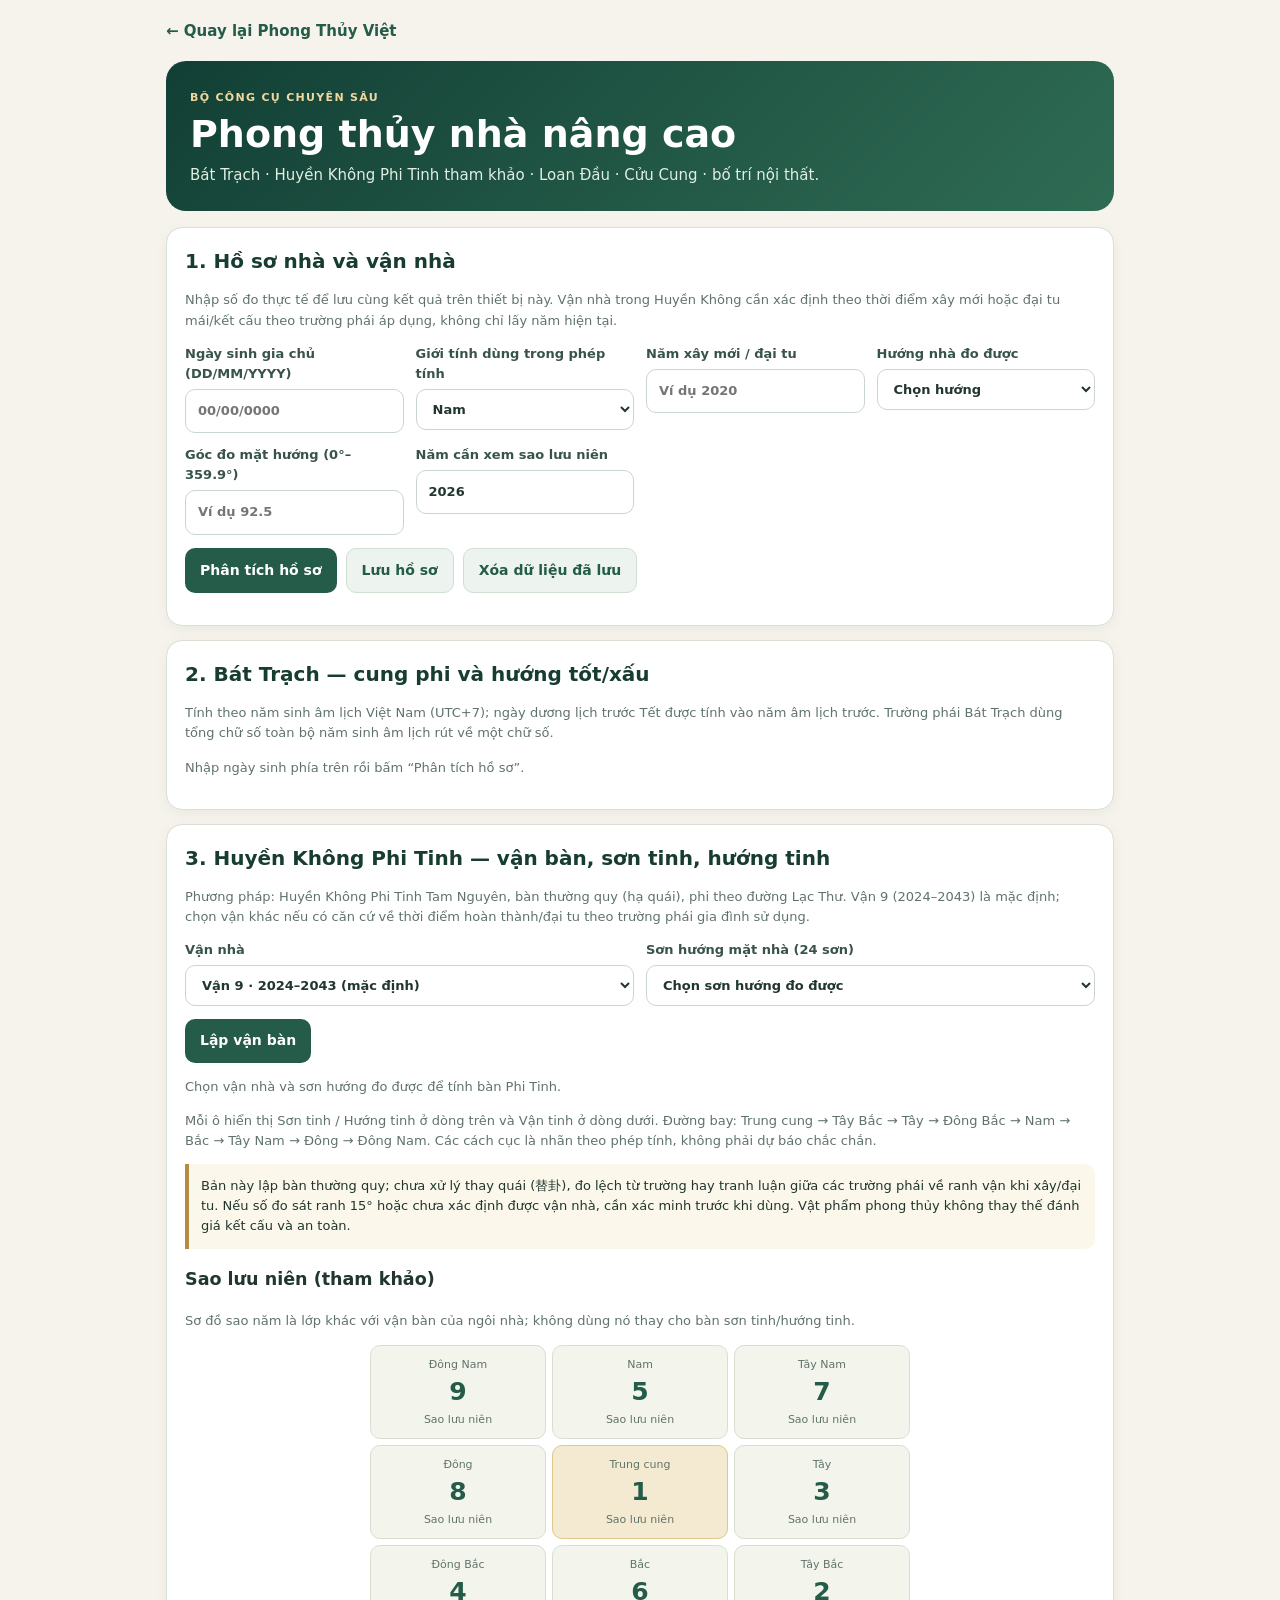
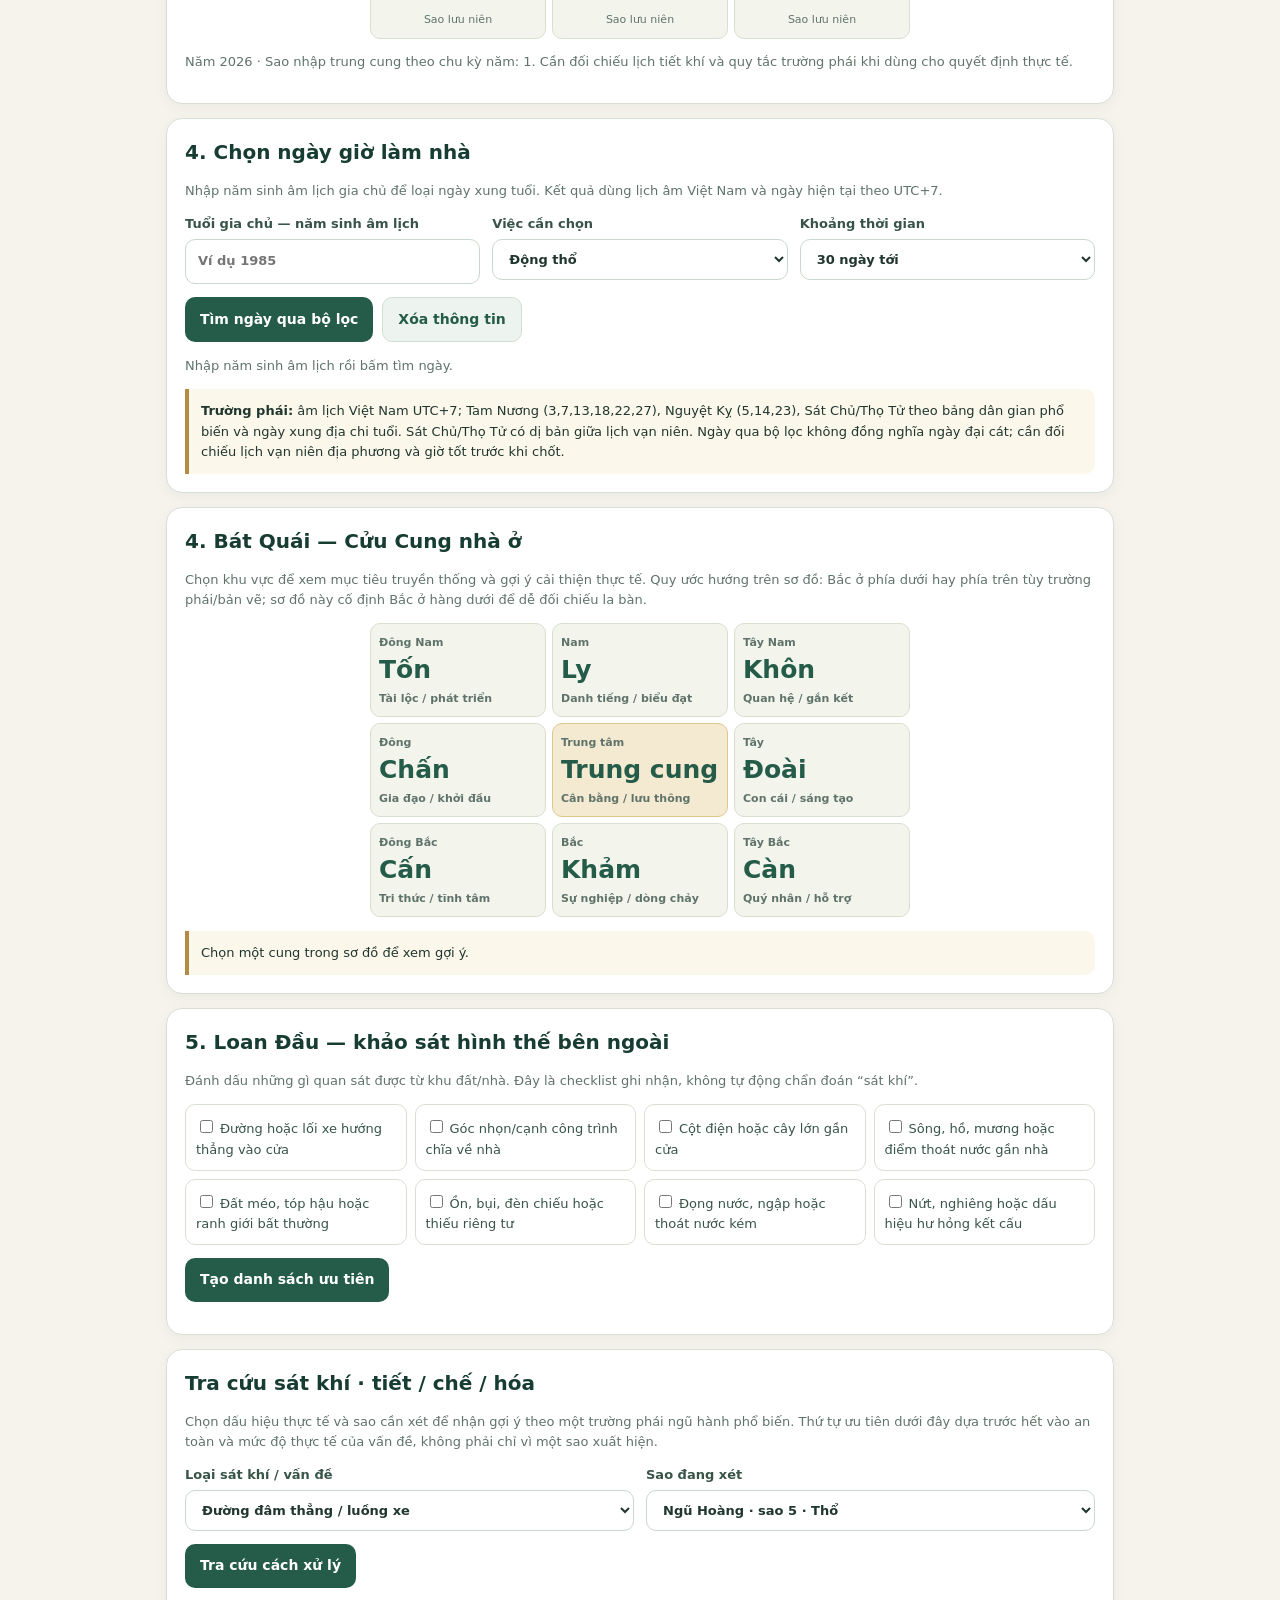
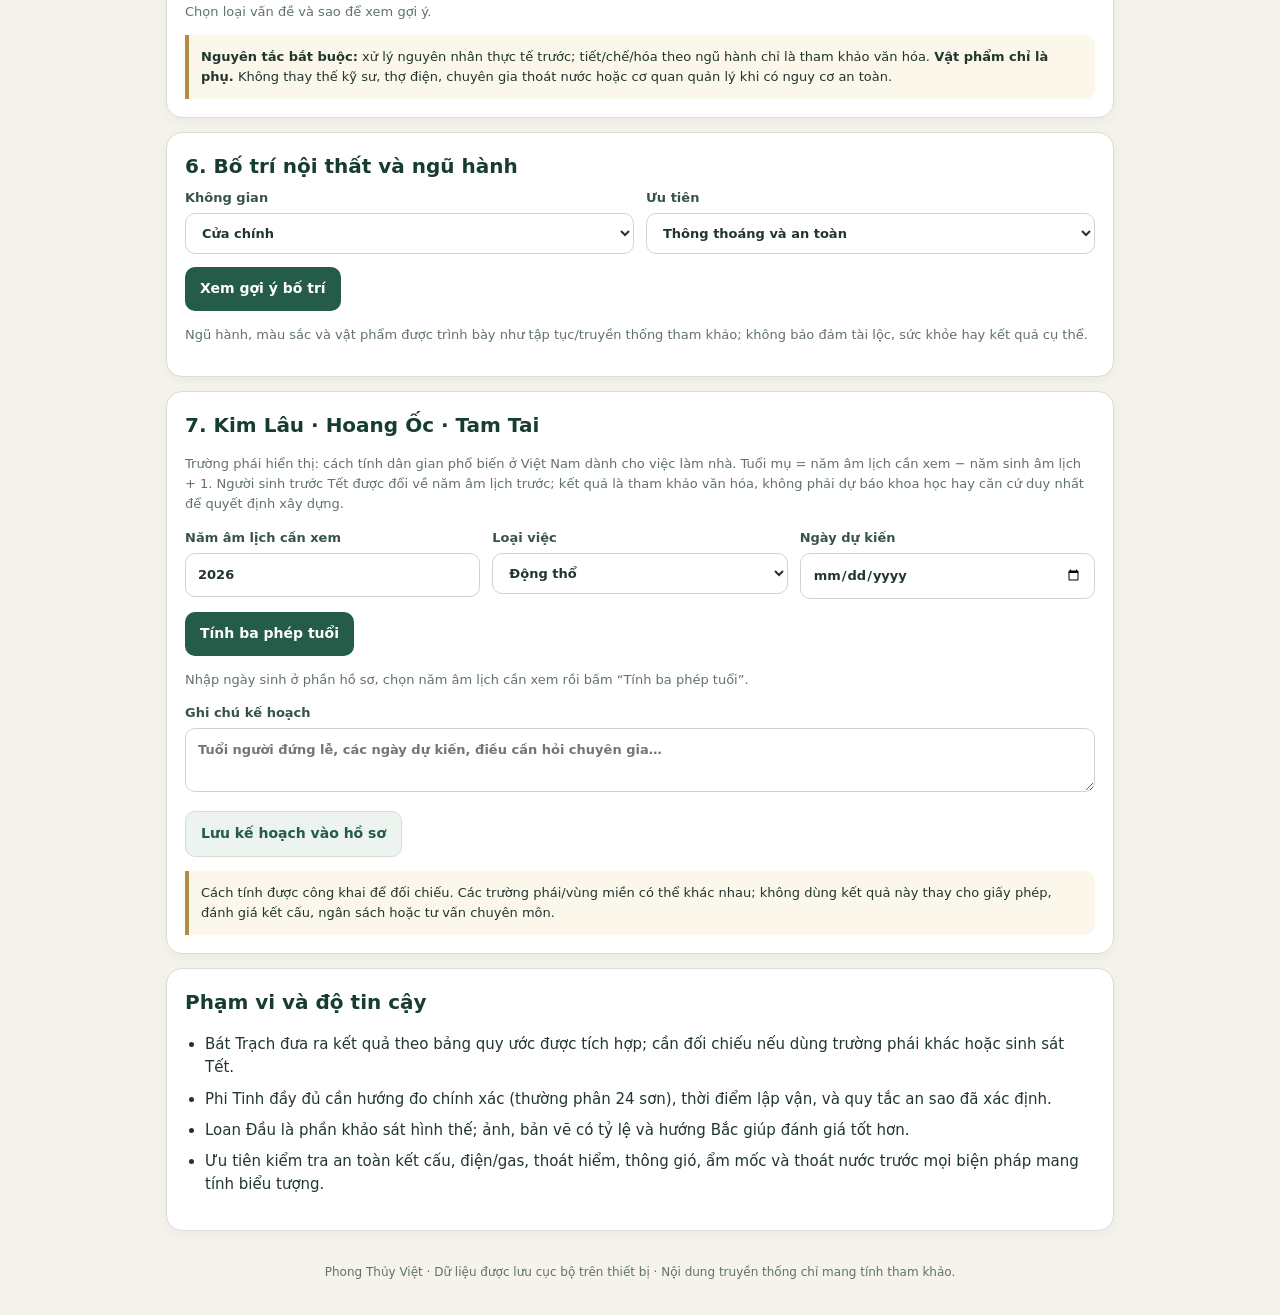
<file: phong-thuy-nha-nang-cao.html>
<!doctype html>
<html lang="vi"><head><meta charset="utf-8"><meta name="viewport" content="width=device-width,initial-scale=1,viewport-fit=cover"><meta name="theme-color" content="#123f35"><title>Phong thủy nhà nâng cao | Phong Thủy Việt</title><meta name="description" content="Công cụ phong thủy nhà theo Bát Trạch, Huyền Không Phi Tinh 24 sơn, Loan Đầu và tra cứu Kim Lâu, Hoang Ốc, Tam Tai."><link rel="canonical" href="https://nguyenxuandat20091985-rgb.github.io/phong-thuy-app/phong-thuy-nha-nang-cao.html">
<style>
:root{--ink:#173c32;--green:#245b49;--gold:#b48b42;--paper:#f5f3eb;--line:#d8dfd5;--muted:#60736a;--red:#a84338}*{box-sizing:border-box}body{margin:0;background:var(--paper);color:#20362e;font:15px/1.55 system-ui,-apple-system,Segoe UI,sans-serif}.wrap{max-width:980px;margin:auto;padding:16px}.top{display:flex;align-items:center;gap:12px;margin:4px 0 18px}.back{color:var(--green);text-decoration:none;font-weight:700}.hero{background:linear-gradient(135deg,#123f35,#2f6c54);color:#fff;border-radius:20px;padding:24px;margin-bottom:16px}.hero h1{margin:4px 0;font-size:clamp(25px,5vw,38px);line-height:1.15}.hero p{margin:8px 0 0;color:#e0eee4}.eyebrow{font-size:11px;letter-spacing:1.3px;font-weight:800;color:var(--gold)}.card{background:#fff;border:1px solid var(--line);border-radius:16px;padding:18px;margin:14px 0;box-shadow:0 4px 14px #1b39240b}.card h2{font-size:20px;margin:0 0 6px;color:var(--ink)}.muted,.hint{color:var(--muted);font-size:13px}.grid{display:grid;grid-template-columns:repeat(auto-fit,minmax(190px,1fr));gap:12px}label{display:block;font-size:13px;font-weight:700;color:#385448}input,select,textarea{width:100%;margin-top:5px;padding:11px 12px;border:1px solid #cbd6cc;border-radius:10px;background:#fff;color:#20362e;font:inherit}button{border:0;border-radius:10px;padding:11px 15px;font:inherit;font-size:14px;font-weight:700;cursor:pointer}.primary{background:var(--green);color:white}.secondary{background:#edf3ee;color:var(--green);border:1px solid #d1dfd3}.actions{display:flex;gap:9px;flex-wrap:wrap;margin-top:13px}.result{margin-top:14px}.pill{display:inline-block;border-radius:20px;padding:4px 9px;background:#edf3ee;color:var(--green);font-size:12px;font-weight:700}.directions{display:grid;grid-template-columns:repeat(2,minmax(0,1fr));gap:8px}.direction{padding:10px;border:1px solid var(--line);border-radius:10px;display:flex;justify-content:space-between;gap:8px}.good{border-left:4px solid #41845b}.bad{border-left:4px solid #b65348}.palace{display:grid;grid-template-columns:repeat(3,1fr);gap:6px;max-width:540px;margin:12px auto}.cell{min-height:94px;background:#f3f5ed;border:1px solid #d7dfd0;border-radius:10px;padding:8px;text-align:center;display:flex;flex-direction:column;justify-content:center}.cell strong{font-size:25px;color:var(--green)}.cell small{font-size:11px;color:var(--muted)}.cell.center{background:#f4ead1;border-color:#dfc78c}.natal-palace .star-pair{font-size:22px;letter-spacing:.5px}.natal-palace .star-base{font-size:16px;color:var(--gold)}.formation-list{display:grid;grid-template-columns:repeat(auto-fit,minmax(220px,1fr));gap:8px}.formation{display:flex;justify-content:space-between;gap:8px;padding:10px;border:1px solid var(--line);border-radius:10px;font-size:13px}.formation strong{white-space:nowrap}.formation.good{border-left:4px solid #41845b}.checklist{display:grid;grid-template-columns:repeat(auto-fit,minmax(220px,1fr));gap:8px}.checklist label{padding:10px;border:1px solid var(--line);border-radius:10px;font-weight:500}.checklist input{width:auto;margin-right:7px}.note{border-left:4px solid var(--gold);background:#fbf7eb;padding:12px;border-radius:0 10px 10px 0;font-size:13px}.list{padding-left:20px}.list li{margin:8px 0}.hidden{display:none!important}footer{text-align:center;padding:18px;color:var(--muted);font-size:12px}@media(max-width:420px){.wrap{padding:10px}.card{padding:14px}.hero{padding:19px}.cell{min-height:82px;padding:5px}.cell strong{font-size:21px}}
</style></head><body><main class="wrap"><div class="top"><a class="back" href="./index.html#panel-home">← Quay lại Phong Thủy Việt</a></div>
<header class="hero"><span class="eyebrow" style="color:#f0d99e">BỘ CÔNG CỤ CHUYÊN SÂU</span><h1>Phong thủy nhà nâng cao</h1><p>Bát Trạch · Huyền Không Phi Tinh tham khảo · Loan Đầu · Cửu Cung · bố trí nội thất.</p></header>
<section class="card"><h2>1. Hồ sơ nhà và vận nhà</h2><p class="muted">Nhập số đo thực tế để lưu cùng kết quả trên thiết bị này. Vận nhà trong Huyền Không cần xác định theo thời điểm xây mới hoặc đại tu mái/kết cấu theo trường phái áp dụng, không chỉ lấy năm hiện tại.</p>
<div class="grid"><label>Ngày sinh gia chủ (DD/MM/YYYY)<input id="birth" inputmode="numeric" maxlength="10" placeholder="00/00/0000"></label><label>Giới tính dùng trong phép tính<select id="gender"><option value="nam">Nam</option><option value="nu">Nữ</option></select></label><label>Năm xây mới / đại tu<input id="built" type="number" min="1800" max="2099" placeholder="Ví dụ 2020"></label><label>Hướng nhà đo được<select id="facing"><option value="">Chọn hướng</option><option>Bắc</option><option>Đông Bắc</option><option>Đông</option><option>Đông Nam</option><option>Nam</option><option>Tây Nam</option><option>Tây</option><option>Tây Bắc</option></select></label><label>Góc đo mặt hướng (0°–359.9°)<input id="bearing" type="number" min="0" max="359.9" step=".1" placeholder="Ví dụ 92.5"></label><label>Năm cần xem sao lưu niên<input id="year" type="number" min="1900" max="2099" value="2026"></label></div>
<div class="actions"><button class="primary" id="calc">Phân tích hồ sơ</button><button class="secondary" id="save">Lưu hồ sơ</button><button class="secondary" id="clear">Xóa dữ liệu đã lưu</button></div><div class="result" id="profileResult" aria-live="polite"></div></section>
<section class="card"><h2>2. Bát Trạch — cung phi và hướng tốt/xấu</h2><p class="muted">Tính theo năm sinh âm lịch Việt Nam (UTC+7); ngày dương lịch trước Tết được tính vào năm âm lịch trước. Trường phái Bát Trạch dùng tổng chữ số toàn bộ năm sinh âm lịch rút về một chữ số.</p><div class="result" id="batResult"><p class="muted">Nhập ngày sinh phía trên rồi bấm “Phân tích hồ sơ”.</p></div></section>
<section class="card"><h2>3. Huyền Không Phi Tinh — vận bàn, sơn tinh, hướng tinh</h2><p class="muted">Phương pháp: Huyền Không Phi Tinh Tam Nguyên, bàn thường quy (hạ quái), phi theo đường Lạc Thư. Vận 9 (2024–2043) là mặc định; chọn vận khác nếu có căn cứ về thời điểm hoàn thành/đại tu theo trường phái gia đình sử dụng.</p><div class="grid"><label>Vận nhà<select id="housePeriod"><option value="1">Vận 1 · 1864–1883</option><option value="2">Vận 2 · 1884–1903</option><option value="3">Vận 3 · 1904–1923</option><option value="4">Vận 4 · 1924–1943</option><option value="5">Vận 5 · 1944–1963</option><option value="6">Vận 6 · 1964–1983</option><option value="7">Vận 7 · 1984–2003</option><option value="8">Vận 8 · 2004–2023</option><option value="9" selected>Vận 9 · 2024–2043 (mặc định)</option></select></label><label>Sơn hướng mặt nhà (24 sơn)<select id="facingMountain"><option value="">Chọn sơn hướng đo được</option></select></label></div><div class="actions"><button class="primary" id="calculateNatalChart">Lập vận bàn</button></div><div id="natalChart" class="result" aria-live="polite"><p class="muted">Chọn vận nhà và sơn hướng đo được để tính bàn Phi Tinh.</p></div><div id="formations" class="result"></div><p class="hint">Mỗi ô hiển thị Sơn tinh / Hướng tinh ở dòng trên và Vận tinh ở dòng dưới. Đường bay: Trung cung → Tây Bắc → Tây → Đông Bắc → Nam → Bắc → Tây Nam → Đông → Đông Nam. Các cách cục là nhãn theo phép tính, không phải dự báo chắc chắn.</p><div class="note">Bản này lập bàn thường quy; chưa xử lý thay quái (替卦), đo lệch từ trường hay tranh luận giữa các trường phái về ranh vận khi xây/đại tu. Nếu số đo sát ranh 15° hoặc chưa xác định được vận nhà, cần xác minh trước khi dùng. Vật phẩm phong thủy không thay thế đánh giá kết cấu và an toàn.</div><h3>Sao lưu niên (tham khảo)</h3><p class="muted">Sơ đồ sao năm là lớp khác với vận bàn của ngôi nhà; không dùng nó thay cho bàn sơn tinh/hướng tinh.</p><div id="annualStars" class="result"></div></section>
<section class="card" id="buildDatePlanner"><h2>4. Chọn ngày giờ làm nhà</h2><p class="muted">Nhập năm sinh âm lịch gia chủ để loại ngày xung tuổi. Kết quả dùng lịch âm Việt Nam và ngày hiện tại theo UTC+7.</p><div class="grid"><label>Tuổi gia chủ — năm sinh âm lịch<input id="plannerBirthLunarYear" type="number" min="1900" max="2099" inputmode="numeric" placeholder="Ví dụ 1985"></label><label>Việc cần chọn<select id="plannerActivity"><option>Động thổ</option><option>Đổ mái</option><option>Nhập trạch</option><option>An vị bàn thờ</option></select></label><label>Khoảng thời gian<select id="plannerWindow"><option value="30">30 ngày tới</option><option value="60">60 ngày tới</option><option value="90">90 ngày tới</option></select></label></div><div class="actions"><button class="primary" id="generateBuildDates" type="button">Tìm ngày qua bộ lọc</button><button class="secondary" id="resetBuildDates" type="button">Xóa thông tin</button></div><div id="buildDateResult" class="result" aria-live="polite"><p class="muted">Nhập năm sinh âm lịch rồi bấm tìm ngày.</p></div><div class="note"><strong>Trường phái:</strong> âm lịch Việt Nam UTC+7; Tam Nương (3,7,13,18,22,27), Nguyệt Kỵ (5,14,23), Sát Chủ/Thọ Tử theo bảng dân gian phổ biến và ngày xung địa chi tuổi. Sát Chủ/Thọ Tử có dị bản giữa lịch vạn niên. Ngày qua bộ lọc không đồng nghĩa ngày đại cát; cần đối chiếu lịch vạn niên địa phương và giờ tốt trước khi chốt.</div></section>
<section class="card"><h2>4. Bát Quái — Cửu Cung nhà ở</h2><p class="muted">Chọn khu vực để xem mục tiêu truyền thống và gợi ý cải thiện thực tế. Quy ước hướng trên sơ đồ: Bắc ở phía dưới hay phía trên tùy trường phái/bản vẽ; sơ đồ này cố định Bắc ở hàng dưới để dễ đối chiếu la bàn.</p><div class="palace" id="palaceGrid"></div><div id="palaceDetail" class="result note">Chọn một cung trong sơ đồ để xem gợi ý.</div></section>
<section class="card"><h2>5. Loan Đầu — khảo sát hình thế bên ngoài</h2><p class="muted">Đánh dấu những gì quan sát được từ khu đất/nhà. Đây là checklist ghi nhận, không tự động chẩn đoán “sát khí”.</p><div class="checklist" id="landAudit">
<label><input type="checkbox" value="road">Đường hoặc lối xe hướng thẳng vào cửa</label><label><input type="checkbox" value="corner">Góc nhọn/cạnh công trình chĩa về nhà</label><label><input type="checkbox" value="pole">Cột điện hoặc cây lớn gần cửa</label><label><input type="checkbox" value="water">Sông, hồ, mương hoặc điểm thoát nước gần nhà</label><label><input type="checkbox" value="shape">Đất méo, tóp hậu hoặc ranh giới bất thường</label><label><input type="checkbox" value="noise">Ồn, bụi, đèn chiếu hoặc thiếu riêng tư</label><label><input type="checkbox" value="drain">Đọng nước, ngập hoặc thoát nước kém</label><label><input type="checkbox" value="crack">Nứt, nghiêng hoặc dấu hiệu hư hỏng kết cấu</label></div><div class="actions"><button class="primary" id="audit">Tạo danh sách ưu tiên</button></div><div id="landResult" class="result"></div></section>
<section class="card"><h2>Tra cứu sát khí · tiết / chế / hóa</h2><p class="muted">Chọn dấu hiệu thực tế và sao cần xét để nhận gợi ý theo một trường phái ngũ hành phổ biến. Thứ tự ưu tiên dưới đây dựa trước hết vào an toàn và mức độ thực tế của vấn đề, không phải chỉ vì một sao xuất hiện.</p><div class="grid"><label>Loại sát khí / vấn đề<select id="shaType"><option value="road">Đường đâm thẳng / luồng xe</option><option value="corner">Góc nhọn / cạnh công trình</option><option value="pole">Cột điện / cây lớn</option><option value="water">Sông, hồ, mương hoặc mép nước</option><option value="shape">Hình thế đất / ranh giới bất thường</option><option value="noise">Tiếng ồn, bụi hoặc đèn chiếu</option><option value="drain">Đọng nước / thoát nước kém</option><option value="crack">Nứt, nghiêng hoặc hư hỏng kết cấu</option></select></label><label>Sao đang xét<select id="shaStar"><option value="5">Ngũ Hoàng · sao 5 · Thổ</option><option value="2">Nhị Hắc · sao 2 · Thổ</option><option value="3">Tam Bích · sao 3 · Mộc</option><option value="4">Tứ Lục · sao 4 · Mộc</option></select></label></div><div class="actions"><button class="primary" id="lookupShaRemedy">Tra cứu cách xử lý</button></div><div id="shaRemedyResult" class="result" aria-live="polite"><p class="muted">Chọn loại vấn đề và sao để xem gợi ý.</p></div><div class="note"><strong>Nguyên tắc bắt buộc:</strong> xử lý nguyên nhân thực tế trước; tiết/chế/hóa theo ngũ hành chỉ là tham khảo văn hóa. <strong>Vật phẩm chỉ là phụ.</strong> Không thay thế kỹ sư, thợ điện, chuyên gia thoát nước hoặc cơ quan quản lý khi có nguy cơ an toàn.</div></section>
<section class="card"><h2>6. Bố trí nội thất và ngũ hành</h2><div class="grid"><label>Không gian<select id="room"><option>Cửa chính</option><option>Phòng khách</option><option>Phòng ngủ</option><option>Bếp</option><option>Bàn làm việc</option><option>Bàn thờ</option><option>Nhà vệ sinh</option><option>Cầu thang</option></select></label><label>Ưu tiên<select id="goal"><option>Thông thoáng và an toàn</option><option>Ánh sáng và giấc ngủ</option><option>Tập trung làm việc</option><option>Riêng tư và trang nghiêm</option><option>Ngũ hành và màu sắc truyền thống</option></select></label></div><div class="actions"><button class="primary" id="roomTips">Xem gợi ý bố trí</button></div><div id="roomResult" class="result"></div><p class="hint">Ngũ hành, màu sắc và vật phẩm được trình bày như tập tục/truyền thống tham khảo; không bảo đảm tài lộc, sức khỏe hay kết quả cụ thể.</p></section>
<section class="card"><h2>7. Kim Lâu · Hoang Ốc · Tam Tai</h2><p class="muted">Trường phái hiển thị: cách tính dân gian phổ biến ở Việt Nam dành cho việc làm nhà. Tuổi mụ = năm âm lịch cần xem − năm sinh âm lịch + 1. Người sinh trước Tết được đổi về năm âm lịch trước; kết quả là tham khảo văn hóa, không phải dự báo khoa học hay căn cứ duy nhất để quyết định xây dựng.</p><div class="grid"><label>Năm âm lịch cần xem<input id="yearToCheck" type="number" min="1900" max="2099" value="2026"></label><label>Loại việc<select id="eventType"><option>Động thổ</option><option>Đổ mái</option><option>Nhập trạch</option><option>An vị bàn thờ</option><option>Đặt bếp</option></select></label><label>Ngày dự kiến<input id="eventDate" type="date"></label></div><div class="actions"><button class="primary" id="checkTraditionalYears">Tính ba phép tuổi</button></div><div id="traditionalYearResult" class="result" aria-live="polite"><p class="muted">Nhập ngày sinh ở phần hồ sơ, chọn năm âm lịch cần xem rồi bấm “Tính ba phép tuổi”.</p></div><label>Ghi chú kế hoạch<textarea id="eventNote" rows="2" placeholder="Tuổi người đứng lễ, các ngày dự kiến, điều cần hỏi chuyên gia…"></textarea></label><div class="actions"><button class="secondary" id="saveEvent">Lưu kế hoạch vào hồ sơ</button></div><div id="eventResult" class="result"></div><div class="note">Cách tính được công khai để đối chiếu. Các trường phái/vùng miền có thể khác nhau; không dùng kết quả này thay cho giấy phép, đánh giá kết cấu, ngân sách hoặc tư vấn chuyên môn.</div></section>
<section class="card"><h2>Phạm vi và độ tin cậy</h2><ul class="list"><li>Bát Trạch đưa ra kết quả theo bảng quy ước được tích hợp; cần đối chiếu nếu dùng trường phái khác hoặc sinh sát Tết.</li><li>Phi Tinh đầy đủ cần hướng đo chính xác (thường phân 24 sơn), thời điểm lập vận, và quy tắc an sao đã xác định.</li><li>Loan Đầu là phần khảo sát hình thế; ảnh, bản vẽ có tỷ lệ và hướng Bắc giúp đánh giá tốt hơn.</li><li>Ưu tiên kiểm tra an toàn kết cấu, điện/gas, thoát hiểm, thông gió, ẩm mốc và thoát nước trước mọi biện pháp mang tính biểu tượng.</li></ul></section>
<footer>Phong Thủy Việt · Dữ liệu được lưu cục bộ trên thiết bị · Nội dung truyền thống chỉ mang tính tham khảo.</footer></main>
<script src="./bat-trach.js"></script>
<script src="./ngay-xay-dung.js"></script>
<script src="./ngay-lam-nha.js"></script>
<script src="./huyen-khong.js"></script>
<script src="./hoa-giai-sat-khi.js"></script>
<script>
'use strict';
const $=id=>document.getElementById(id);
const directions={Khảm:{good:[['Sinh Khí','Đông Nam'],['Thiên Y','Đông'],['Diên Niên','Nam'],['Phục Vị','Bắc']],bad:[['Tuyệt Mệnh','Tây Nam'],['Ngũ Quỷ','Đông Bắc'],['Lục Sát','Tây'],['Họa Hại','Tây Bắc']]},Chấn:{good:[['Sinh Khí','Nam'],['Thiên Y','Bắc'],['Diên Niên','Đông Nam'],['Phục Vị','Đông']],bad:[['Tuyệt Mệnh','Tây'],['Ngũ Quỷ','Tây Bắc'],['Lục Sát','Tây Nam'],['Họa Hại','Đông Bắc']]},Tốn:{good:[['Sinh Khí','Bắc'],['Thiên Y','Nam'],['Diên Niên','Đông'],['Phục Vị','Đông Nam']],bad:[['Tuyệt Mệnh','Đông Bắc'],['Ngũ Quỷ','Tây'],['Lục Sát','Tây Bắc'],['Họa Hại','Tây Nam']]},Ly:{good:[['Sinh Khí','Đông'],['Thiên Y','Đông Nam'],['Diên Niên','Bắc'],['Phục Vị','Nam']],bad:[['Tuyệt Mệnh','Tây Bắc'],['Ngũ Quỷ','Tây Nam'],['Lục Sát','Đông Bắc'],['Họa Hại','Tây']]},Càn:{good:[['Sinh Khí','Tây'],['Thiên Y','Đông Bắc'],['Diên Niên','Tây Nam'],['Phục Vị','Tây Bắc']],bad:[['Tuyệt Mệnh','Nam'],['Ngũ Quỷ','Đông'],['Lục Sát','Bắc'],['Họa Hại','Đông Nam']]},Khôn:{good:[['Sinh Khí','Đông Bắc'],['Thiên Y','Tây'],['Diên Niên','Tây Bắc'],['Phục Vị','Tây Nam']],bad:[['Tuyệt Mệnh','Đông'],['Ngũ Quỷ','Nam'],['Lục Sát','Đông Nam'],['Họa Hại','Bắc']]},Cấn:{good:[['Sinh Khí','Tây Nam'],['Thiên Y','Tây Bắc'],['Diên Niên','Tây'],['Phục Vị','Đông Bắc']],bad:[['Tuyệt Mệnh','Đông Nam'],['Ngũ Quỷ','Bắc'],['Lục Sát','Đông'],['Họa Hại','Nam']]},Đoài:{good:[['Sinh Khí','Tây Bắc'],['Thiên Y','Tây Nam'],['Diên Niên','Đông Bắc'],['Phục Vị','Tây']],bad:[['Tuyệt Mệnh','Bắc'],['Ngũ Quỷ','Đông Nam'],['Lục Sát','Nam'],['Họa Hại','Đông']]}};
const cungNames={1:['Khảm','Thủy','Đông Tứ Trạch'],2:['Khôn','Thổ','Tây Tứ Trạch'],3:['Chấn','Mộc','Đông Tứ Trạch'],4:['Tốn','Mộc','Đông Tứ Trạch'],6:['Càn','Kim','Tây Tứ Trạch'],7:['Đoài','Kim','Tây Tứ Trạch'],8:['Cấn','Thổ','Tây Tứ Trạch'],9:['Ly','Hỏa','Đông Tứ Trạch']};

function escape(s){return String(s).replace(/[&<>"']/g,c=>({'&':'&amp;','<':'&lt;','>':'&gt;','"':'&quot;',"'":'&#39;'}[c]))}
function validDateText(v){const m=v.match(/^(\d{2})\/(\d{2})\/(\d{4})$/);if(!m)return null;const d=+m[1],mo=+m[2],y=+m[3],dt=new Date(Date.UTC(y,mo-1,d));return y>=1900&&y<=2099&&dt.getUTCFullYear()===y&&dt.getUTCMonth()===mo-1&&dt.getUTCDate()===d?{d,mo,y}:null}
$('birth').addEventListener('input',()=>{$('birth').value=$('birth').value.replace(/[^\d/]/g,'').slice(0,10)});
$('birth').addEventListener('blur',()=>{const d=$('birth').value.replace(/\D/g,'').slice(0,8);if(d.length===8)$('birth').value=d.slice(0,2)+'/'+d.slice(2,4)+'/'+d.slice(4)});
$('bearing').addEventListener('input',()=>{const n=Number($('bearing').value);if($('bearing').value!==''&&n>=0&&n<360){$('facing').value=['Bắc','Đông Bắc','Đông','Đông Nam','Nam','Tây Nam','Tây','Tây Bắc'][Math.floor((n+22.5)%360/45)];$('facingMountain').value=window.PhongThuyPhiTinh.bearingToMountain(n);drawNatalChart()}});
const directionToCenterMountain={'Bắc':'N2','Đông Bắc':'NE2','Đông':'E2','Đông Nam':'SE2','Nam':'S2','Tây Nam':'SW2','Tây':'W2','Tây Bắc':'NW2'};
for(const m of window.PhongThuyPhiTinh.getMountains()){const o=document.createElement('option');o.value=m.id;o.textContent=m.id+' · '+m.chinese+' · '+m.start+'°–'+m.end+'°';$('facingMountain').appendChild(o)}
$('facing').addEventListener('change',()=>{const m=directionToCenterMountain[$('facing').value];if(m){$('facingMountain').value=m;drawNatalChart()}});
$('facingMountain').addEventListener('change',drawNatalChart);
$('housePeriod').addEventListener('change',drawNatalChart);
$('calculateNatalChart').addEventListener('click',drawNatalChart);
function drawNatalChart(){
 const facing=$('facingMountain').value,period=Number($('housePeriod').value);
 if(!facing){$('natalChart').innerHTML='<p>Chọn một trong 24 sơn hướng hoặc nhập góc la bàn phía trên.</p>';$('formations').innerHTML='';return}
 const chart=window.PhongThuyPhiTinh.calculateChart(period,facing);
 if(!chart){$('natalChart').innerHTML='<p>Không thể lập bàn với dữ liệu đã chọn.</p>';$('formations').innerHTML='';return}
 const order=['NW','N','NE','W','CENTER','E','SW','S','SE'];
 const labels={NW:'Tây Bắc',N:'Bắc',NE:'Đông Bắc',W:'Tây',CENTER:'Trung cung',E:'Đông',SW:'Tây Nam',S:'Nam',SE:'Đông Nam'};
 $('natalChart').innerHTML='<p><span class="pill">Vận '+period+'</span> Hướng '+escape(chart.facing.id)+' ('+escape(chart.facing.chinese)+') · Tọa '+escape(chart.sitting.id)+' ('+escape(chart.sitting.chinese)+')</p><div class="palace natal-palace">'+order.map(dir=>{const p=chart.palaces[dir];return '<div class="cell '+(dir==='CENTER'?'center':'')+'"><small>'+labels[dir]+'</small><strong class="star-pair">'+p.mountain+' / '+p.facing+'</strong><small>Vận tinh <b class="star-base">'+p.period+'</b></small></div>'}).join('')+'</div><p class="hint">Vận tinh = sao nền của vận; Sơn tinh = sao bên trái; Hướng tinh = sao bên phải. Mỗi bàn được tính từ vận + sơn hướng, không tra bảng kết quả cố định.</p>';
 const f=chart.formations,formationItems=[
  [f.wangShanWangXiang,'Vượng sơn vượng hướng'],
  [f.shangShanXiaShui,'Thượng sơn hạ thủy'],
  [f.songTinhHoiHuong,'Song tinh hội hướng'],
  [f.songTinhHoiToa,'Song tinh hội tọa'],
  [f.heShiMountainPeriod,'Hợp thập toàn bàn: Sơn tinh + Vận tinh'],
  [f.heShiFacingPeriod,'Hợp thập toàn bàn: Hướng tinh + Vận tinh'],
  [f.heShiMountainFacing,'Hợp thập toàn bàn: Sơn tinh + Hướng tinh']
 ];
 $('formations').innerHTML='<h3>Cách cục nhận diện theo thuật toán</h3><div class="formation-list">'+formationItems.map(([yes,label])=>'<div class="formation '+(yes?'good':'')+'"><span>'+label+'</span><strong>'+(yes?'Có':'Không')+'</strong></div>').join('')+'</div>';
}
function drawAnnual(){const y=Number($('year').value);if(!Number.isInteger(y)||y<1900||y>2099){$('annualStars').textContent='Nhập năm từ 1900 đến 2099.';return}let center=((4-((y-2023)%9)+9)%9);if(center===0)center=9;const base=[['Đông Nam',4],['Nam',9],['Tây Nam',2],['Đông',3],['Trung cung',5],['Tây',7],['Đông Bắc',8],['Bắc',1],['Tây Bắc',6]];$('annualStars').innerHTML='<div class="palace">'+base.map(([dir,b])=>{let star=((center+b-5-1)%9+9)%9+1;return '<div class="cell '+(dir==='Trung cung'?'center':'')+'"><small>'+dir+'</small><strong>'+star+'</strong><small>Sao lưu niên</small></div>'}).join('')+'</div><p class="hint">Năm '+y+' · Sao nhập trung cung theo chu kỳ năm: '+center+'. Cần đối chiếu lịch tiết khí và quy tắc trường phái khi dùng cho quyết định thực tế.</p>'}
const palaceData=[['Tốn','Đông Nam','Tài lộc / phát triển','Giữ khu vực sáng, sạch, gọn; kiểm tra ẩm và thông gió.'],['Ly','Nam','Danh tiếng / biểu đạt','Dùng ánh sáng vừa đủ, kiểm tra dây điện và vật liệu dễ cháy.'],['Khôn','Tây Nam','Quan hệ / gắn kết','Tạo chỗ ngồi thuận tiện, lối đi thoáng và không gian dùng chung.'],['Chấn','Đông','Gia đạo / khởi đầu','Giảm tiếng ồn, xử lý đồ đạc bừa bộn và bảo đảm ánh sáng.'],['Trung cung','Trung tâm','Cân bằng / lưu thông','Không chất đồ chắn lối đi trung tâm; giữ lưu thông và lối thoát.'],['Đoài','Tây','Con cái / sáng tạo','Bố trí khu học tập an toàn, đủ sáng và phù hợp công thái học.'],['Cấn','Đông Bắc','Tri thức / tĩnh tâm','Ưu tiên góc yên tĩnh, ánh sáng đọc và ghế ngồi thoải mái.'],['Khảm','Bắc','Sự nghiệp / dòng chảy','Kiểm tra rò rỉ, chống trượt, thoát nước và giảm ẩm.'],['Càn','Tây Bắc','Quý nhân / hỗ trợ','Giữ cửa và lối ra thông thoáng; bảo đảm đồ nặng được cố định.']];
$('palaceGrid').innerHTML=palaceData.map((p,i)=>'<button type="button" class="cell '+(i===4?'center':'')+'" data-palace="'+i+'"><small>'+p[1]+'</small><strong>'+p[0]+'</strong><small>'+p[2]+'</small></button>').join('');
$('palaceGrid').addEventListener('click',e=>{const b=e.target.closest('[data-palace]');if(!b)return;const p=palaceData[+b.dataset.palace];$('palaceDetail').innerHTML='<strong>'+p[0]+' · '+p[1]+' · '+p[2]+'</strong><p>'+p[3]+'</p><small>Liên hệ truyền thống của Cửu Cung; không phải dự báo khoa học.</small>'});
function profile(){const date=validDateText($('birth').value),year=Number($('built').value),facing=$('facing').value;if(!date){$('batResult').innerHTML='<p>Nhập ngày sinh đúng mẫu DD/MM/YYYY và ngày phải hợp lệ.</p>';return}const lunarYear=window.PhongThuyBatTrach.getBirthLunarYear(date.d,date.mo,date.y);if(!lunarYear){$('batResult').innerHTML='<p>Không xác định được năm âm lịch cho ngày sinh này.</p>';return}const c=window.PhongThuyBatTrach.calcCungFromLunarYear(lunarYear,$('gender').value);if(!c){$('batResult').textContent='Không tính được cung phi.';return}const d=directions[c.name];$('batResult').innerHTML='<h3>Cung '+c.name+' · Hành '+c.hanh+'</h3><p><span class="pill">'+c.group+'</span> Năm sinh âm lịch '+lunarYear+' (ngày dương: '+date.y+')</p><div class="directions">'+d.good.map(x=>'<div class="direction good"><span>'+x[0]+'</span><strong>'+x[1]+'</strong></div>').join('')+d.bad.map(x=>'<div class="direction bad"><span>'+x[0]+'</span><strong>'+x[1]+'</strong></div>').join('')+'</div>'+(facing?'<p class="hint">Hướng nhà '+escape(facing)+': '+(d.good.some(x=>x[1]===facing)?'nằm trong nhóm hướng tốt theo bảng tra.':d.bad.some(x=>x[1]===facing)?'nằm trong nhóm hướng cần cân nhắc theo bảng tra.':'cần kiểm tra lại dữ liệu.')+' Không nên quyết định sửa nhà chỉ dựa trên kết quả này.</p>':'');const period=year>=2024&&year<=2043?'Vận 9 (2024–2043)':year>=2004&&year<=2023?'Vận 8 (2004–2023)':year>=1984&&year<=2003?'Vận 7 (1984–2003)':year?'Cần đối chiếu vận theo trường phái':'Chưa nhập năm xây/đại tu';$('profileResult').innerHTML='<p><strong>Thông tin đã phân tích</strong></p><p>Ngày sinh hợp lệ: '+$('birth').value+' · Năm âm lịch '+lunarYear+' · Cung '+c.name+' ('+c.hanh+')</p><p>Hướng nhà: '+(facing?escape(facing):'chưa chọn')+( $('bearing').value!==''?' · '+escape($('bearing').value)+'°':'')+'</p><p>Vận nhà sơ bộ: <strong>'+period+'</strong></p><p class="hint">Vận nhà phải được xác định theo lịch sử xây dựng/đại tu và phương pháp luận cụ thể. Năm xây đơn lẻ chỉ là dữ liệu đầu vào ban đầu.</p>';drawAnnual()}
// Traditional house-year methods: popular Vietnamese folk method; formulas are documented in ngay-xay-dung.js.
$('checkTraditionalYears').addEventListener('click',()=>{
 const date=validDateText($('birth').value),target=Number($('yearToCheck').value);
 if(!date){$('traditionalYearResult').innerHTML='<p>Nhập ngày sinh hợp lệ theo DD/MM/YYYY ở phần hồ sơ trước.</p>';return}
 if(!Number.isInteger(target)||target<1900||target>2099){$('traditionalYearResult').innerHTML='<p>Năm âm lịch cần xem phải từ 1900 đến 2099.</p>';return}
 const lunarYear=window.PhongThuyBatTrach.getBirthLunarYear(date.d,date.mo,date.y);
 if(!lunarYear){$('traditionalYearResult').innerHTML='<p>Không xác định được năm sinh âm lịch.</p>';return}
 const result=window.PhongThuyNgayXayDung.analyzeHouseYear(lunarYear,target);
 if(!result){$('traditionalYearResult').innerHTML='<p>Không tính được tuổi mụ hợp lệ.</p>';return}
 const status=x=>x.favorable?'Không phạm theo phép tính này':'Phạm theo phép tính này';
 $('traditionalYearResult').innerHTML='<h3>Năm âm lịch '+target+' · Tuổi mụ '+result.age+'</h3><div class="directions"><div class="direction '+(result.kimLau.favorable?'good':'bad')+'"><span><strong>Kim Lâu</strong><br>'+escape(result.kimLau.name)+'</span><strong>'+status(result.kimLau)+'</strong></div><div class="direction '+(result.hoangOc.favorable?'good':'bad')+'"><span><strong>Hoang Ốc</strong><br>'+escape(result.hoangOc.name)+'</span><strong>'+status(result.hoangOc)+'</strong></div><div class="direction '+(result.tamTai.favorable?'good':'bad')+'"><span><strong>Tam Tai</strong><br>'+escape(result.tamTai.favorable?'Không thuộc năm Tam Tai':('Năm '+result.tamTai.targetBranch+' · năm thứ '+result.tamTai.yearInCycle))+'</span><strong>'+status(result.tamTai)+'</strong></div></div><p class="hint">Năm sinh âm lịch dùng để tính: '+lunarYear+'. Kim Lâu: tuổi mụ chia 9, dư 1/3/6/8 thì phạm. Hoang Ốc: đếm sáu cung theo hàng chục rồi hàng đơn vị. Tam Tai: xét nhóm tam hợp và chi của năm âm lịch.</p>';
});
$('calc').addEventListener('click',profile);$('year').addEventListener('change',drawAnnual);drawAnnual();
const storageKey='pt_advanced_house_profile_v1';try{const saved=JSON.parse(localStorage.getItem(storageKey)||'null');if(saved){for(const k of ['birth','gender','built','facing','bearing','year','yearToCheck','housePeriod','facingMountain','eventType','eventDate','eventNote'])if(saved[k]!==undefined&&$(k))$(k).value=saved[k]}}catch{}
$('save').addEventListener('click',()=>{const data={};for(const k of ['birth','gender','built','facing','bearing','year','yearToCheck','housePeriod','facingMountain','eventType','eventDate','eventNote'])data[k]=$(k).value;try{localStorage.setItem(storageKey,JSON.stringify(data));$('profileResult').insertAdjacentHTML('beforeend','<p class="hint">Đã lưu hồ sơ trên thiết bị này.</p>')}catch{$('profileResult').textContent='Không lưu được; hãy kiểm tra bộ nhớ trình duyệt.'}});
$('clear').addEventListener('click',()=>{if(confirm('Xóa hồ sơ phong thủy nâng cao đã lưu trên thiết bị?')){localStorage.removeItem(storageKey);location.reload()}});
const auditText={road:'Quan sát an toàn giao thông, tầm nhìn và lối đi; nếu có nguy cơ xe lao vào nhà, cân nhắc rào chắn đạt chuẩn cùng chuyên gia.',corner:'Đối chiếu khoảng cách và góc nhìn; ưu tiên rèm/cây phù hợp nếu cần riêng tư, không đặt vật nặng dễ rơi.',pole:'Kiểm tra khoảng cách, dây điện và nguy cơ gãy đổ; liên hệ đơn vị chuyên môn nếu có nguy cơ thực tế.',water:'Kiểm tra thoát nước, chống ngập và độ an toàn bờ; không kết luận cát/hung chỉ từ việc có nước.',shape:'Đối chiếu ranh đất, kết cấu và công năng với bản vẽ/đo đạc thực tế.',noise:'Ưu tiên giải pháp giảm tiếng ồn, bụi, ánh sáng chiếu và tăng riêng tư.',drain:'Ưu tiên xử lý thoát nước, chống thấm, độ dốc và nguồn ẩm.',crack:'Nếu vết nứt phát triển, tường nghiêng hoặc có dấu hiệu nguy hiểm, ngừng khu vực liên quan và gọi kỹ sư/đơn vị chuyên môn.'};
$('audit').addEventListener('click',()=>{const chosen=[...document.querySelectorAll('#landAudit input:checked')].map(x=>x.value);$('landResult').innerHTML=chosen.length?'<ol class="list">'+chosen.map(k=>'<li>'+auditText[k]+'</li>').join('')+'</ol>':'<p>Chưa đánh dấu vấn đề nào. Có thể tiếp tục khảo sát xung quanh nhà theo ban ngày và ghi lại hướng Bắc.</p>'});
const roomText={'Cửa chính':'Giữ lối vào sáng, khô và không chắn lối thoát. Hướng mặt cửa nên được đo và ghi rõ phương pháp.','Phòng khách':'Tạo lối đi rộng, chỗ ngồi chắc chắn, ánh sáng và thông gió hợp lý.','Phòng ngủ':'Ưu tiên giấc ngủ, lối thoát, rèm và giảm tiếng ồn; không đặt vật nặng phía trên giường.','Bếp':'Giữ vật dễ cháy xa nguồn nhiệt, kiểm tra gas/điện, thông gió và lối đi khô.','Bàn làm việc':'Ghế chắc, màn hình ngang tầm mắt, đủ sáng và hạn chế phản chiếu.','Bàn thờ':'Vị trí ổn định, trang nghiêm, thông gió và phòng cháy tốt; tập tục tùy gia đình.','Nhà vệ sinh':'Chống trượt, thông gió, sửa rò rỉ và xử lý ẩm mốc.','Cầu thang':'Bảo đảm tay vịn, ánh sáng, bề mặt chống trượt và không để đồ chắn lối.'};
$('lookupShaRemedy').addEventListener('click',()=>{
 const result=window.PhongThuyHoaGiaiSatKhi.getRemedy($('shaType').value,Number($('shaStar').value));
 if(!result){$('shaRemedyResult').innerHTML='<p>Không có dữ liệu cho lựa chọn này.</p>';return}
 $('shaRemedyResult').innerHTML='<h3>'+escape(result.starName)+' · '+result.starElement+'</h3><div class="formation-list"><div class="formation"><span>Ưu tiên xử lý thực tế</span><strong>'+escape(result.physicalPriority)+'</strong></div><div class="formation"><span>Ưu tiên theo trường phái</span><strong>'+escape(result.traditionalPriority)+'</strong></div><div class="formation"><span>Nguyên tắc ngũ hành</span><strong>'+escape(result.principle)+'</strong></div></div><p><strong>Hóa sát thực tế:</strong> '+escape(result.practicalAction)+'</p><p><strong>Tiết / chế / hóa truyền thống:</strong> '+escape(result.traditionalAction)+'</p><p><strong>Tránh:</strong> '+escape(result.avoid)+'</p><p class="hint">'+escape(result.caution)+' Vật phẩm chỉ là phụ.</p>';
});
$('roomTips').addEventListener('click',()=>{const room=$('room').value,goal=$('goal').value;$('roomResult').innerHTML='<p><strong>'+escape(room)+' · '+escape(goal)+'</strong></p><p>'+roomText[room]+'</p>'+(goal.includes('Ngũ hành')?'<p>Màu sắc/vật liệu theo ngũ hành có thể tham khảo như lựa chọn thẩm mỹ và văn hóa; không thay thế tiêu chuẩn an toàn hay công năng.</p>':'')});
$('saveEvent').addEventListener('click',()=>{const v={type:$('eventType').value,date:$('eventDate').value,note:$('eventNote').value.trim()};if(!v.date){$('eventResult').textContent='Chọn ngày dự kiến trước khi lưu.';return}try{localStorage.setItem(storageKey+'_event',JSON.stringify(v));$('eventResult').textContent='Đã lưu kế hoạch '+v.type+' ngày '+v.date+' trên thiết bị này. Đây chưa phải xác nhận ngày tốt/xấu.'}catch{$('eventResult').textContent='Không lưu được kế hoạch.'}});

(function(){const api=window.PhongThuyNgayLamNha;if(!api)return;const $=id=>document.getElementById(id),birth=$('plannerBirthLunarYear'),activity=$('plannerActivity'),windowDays=$('plannerWindow'),result=$('buildDateResult');const saved=api.loadConfig();if(saved){birth.value=saved.birthLunarYear;activity.value=saved.activity;windowDays.value=String(saved.windowDays);}const esc=s=>String(s).replace(/[&<>"']/g,c=>({'&':'&amp;','<':'&lt;','>':'&gt;','"':'&quot;',"'":'&#39;'}[c]));function render(){const year=api.parseBirthYear(birth.value);if(year===null){result.innerHTML='<p class="note">Nhập năm sinh âm lịch hợp lệ (1900–2099).</p>';return;}try{const data=api.getCandidates({birthLunarYear:year,windowDays:Number(windowDays.value),activity:activity.value});api.saveConfig({birthLunarYear:year,windowDays:Number(windowDays.value),activity:activity.value});const rows=data.days.map(d=>'<article class="direction good"><span><strong>'+esc(d.date.split('-').reverse().join('/'))+'</strong><br><small>Âm lịch '+d.lunar.day+'/'+d.lunar.month+'/'+d.lunar.year+(d.lunar.leap?' nhuận':'')+' · '+esc(d.canChi)+'</small></span><span class="pill">Qua bộ lọc</span></article>').join('');const excluded=data.excluded.slice(0,12).map(d=>'<li>'+esc(d.date.split('-').reverse().join('/'))+' — âm '+d.lunar.day+'/'+d.lunar.month+' ('+esc(d.canChi)+'): '+esc(d.reasons.join(', '))+'</li>').join('');result.innerHTML='<p><strong>'+data.days.length+' ngày qua bộ lọc</strong> trong '+data.checked+' ngày xét cho việc <strong>'+esc(data.activity)+'</strong>.</p><div class="directions">'+rows+'</div><details><summary>Ngày đã loại (tối đa 12)</summary><ul class="list">'+excluded+'</ul></details><p class="hint">Bộ lọc ngày kiêng không thay thế việc chọn giờ và lịch vạn niên theo trường phái gia đình.</p>';}catch(e){result.innerHTML='<p class="note">'+esc(e.message||'Không tính được ngày.')+'</p>';}}$('generateBuildDates').addEventListener('click',render);$('resetBuildDates').addEventListener('click',()=>{birth.value='';activity.value='Động thổ';windowDays.value='30';try{localStorage.removeItem(api.STORE_KEY);}catch(_){}result.innerHTML='<p class="muted">Đã xóa thông tin bộ lọc.</p>';});})();
</script></body></html>
</file>
<file: style.css>
:root{color-scheme:light;--bg:#f5f5ee;--surface:#fff;--ink:#18382f;--muted:#65756c;--line:#e2e8df;--green:#174c3d;--green2:#246d55;--gold:#c79c4d;--soft:#eaf2e9;--danger:#a44a3d;--shadow:0 12px 34px rgba(24,56,47,.07)}
:root[data-theme="dark"]{color-scheme:dark;--bg:#111b18;--surface:#1a2923;--ink:#eef4ec;--muted:#b2c0b5;--line:#34473d;--green:#b7d8c2;--green2:#8cbda2;--gold:#e3bd70;--soft:#253b30;--danger:#f0a89c;--shadow:0 12px 34px rgba(0,0,0,.18)}
*{box-sizing:border-box}html{scroll-behavior:smooth;scroll-padding-top:18px}body{margin:0;background:var(--bg);color:var(--ink);font-family:Inter,-apple-system,BlinkMacSystemFont,"Segoe UI",sans-serif;line-height:1.55}button,input,select,textarea{font:inherit}button,a{-webkit-tap-highlight-color:transparent}button{cursor:pointer}a{color:inherit}.app-shell{max-width:1080px;margin:auto;padding:0 28px}.topbar{height:84px;display:flex;align-items:center;justify-content:space-between;border-bottom:1px solid var(--line)}.brand{display:flex;align-items:center;gap:12px;text-decoration:none}.brand-mark{display:grid;place-items:center;width:43px;height:43px;border-radius:14px;background:var(--green);color:#f8e4b6;font-size:27px}.brand strong,.brand small{display:block}.brand strong{font-size:16px;letter-spacing:.01em}.brand small{font-size:11px;color:var(--muted);margin-top:2px}.icon-button{width:42px;height:42px;border:1px solid var(--line);background:var(--surface);border-radius:50%;color:var(--ink);font-size:21px}.hero{min-height:310px;display:grid;grid-template-columns:1.2fr .8fr;align-items:center;padding:36px 4px 26px;gap:28px}.eyebrow{display:block;font-size:10px;font-weight:800;letter-spacing:.16em;color:var(--green2)}.hero h1{font-size:clamp(34px,5.2vw,55px);letter-spacing:-.045em;line-height:1.08;margin:14px 0}.hero h1 em{font-family:Georgia,serif;font-weight:500;color:var(--green2)}.hero p{max-width:450px;color:var(--muted);font-size:15px}.primary-link{display:inline-flex;gap:22px;align-items:center;background:var(--green);color:#fff;text-decoration:none;padding:12px 17px;border-radius:8px;font-size:13px;font-weight:700;margin-top:8px}.primary-link span{font-size:19px}.hero-symbol{display:grid;place-items:center;min-height:240px;background:radial-gradient(circle,var(--soft),transparent 68%);overflow:hidden}.compass-ring{position:relative;display:grid;place-items:center;width:200px;height:200px;border:1px solid var(--gold);border-radius:50%;color:var(--green2);outline:1px solid var(--gold);outline-offset:10px;background:repeating-conic-gradient(from 0deg,transparent 0 14deg,var(--line) 14.5deg 15deg)}.compass-ring:before{content:"";position:absolute;inset:17px;border:1px solid var(--gold);border-radius:50%}.compass-ring span{font-size:68px;color:var(--green)}.compass-ring i,.compass-ring b,.compass-ring small,.compass-ring strong{position:absolute;font-style:normal;font-size:10px;font-weight:800}.compass-ring i{top:7px}.compass-ring b{right:8px}.compass-ring small{bottom:7px}.compass-ring strong{left:8px}.notice{display:flex;gap:12px;padding:14px 16px;border:1px solid #e5d7b7;background:color-mix(in srgb,var(--gold) 10%,var(--surface));border-radius:10px;color:var(--muted);font-size:12px}.notice>span{font-size:18px;color:var(--gold);font-weight:800}.notice p{margin:0}.notice.subtle{margin-top:14px}.tabs{display:flex;gap:7px;padding:22px 0 18px;overflow-x:auto;position:sticky;top:0;background:var(--bg);z-index:5}.tab{white-space:nowrap;border:1px solid var(--line);background:var(--surface);color:var(--muted);border-radius:8px;padding:11px 17px;font-size:13px;font-weight:700}.tab.active{background:var(--green);color:#fff;border-color:var(--green)}.panel{display:none}.panel.active{display:block;animation:appear .22s ease}@keyframes appear{from{opacity:.4;transform:translateY(4px)}to{opacity:1;transform:none}}.section-heading{display:flex;justify-content:space-between;align-items:end;margin:22px 0 18px}.section-heading h2{font-size:clamp(24px,3.5vw,32px);letter-spacing:-.035em;margin:5px 0}.section-heading p{margin:0;color:var(--muted);font-size:13px}.section-heading.compact{margin-top:34px}.card{background:var(--surface);border:1px solid var(--line);border-radius:13px;padding:22px;margin-bottom:14px;box-shadow:var(--shadow)}.card h3{font-size:16px;margin:0 0 12px;letter-spacing:-.015em}.form-grid{display:grid;grid-template-columns:1fr 1fr;gap:16px}.card label{display:block;font-size:12px;font-weight:750;color:var(--muted);margin-bottom:7px}.card input,.card select,.card textarea{display:block;width:100%;margin-top:7px;padding:12px 13px;border:1px solid var(--line);border-radius:8px;background:var(--bg);color:var(--ink);outline:none;min-height:45px}.card textarea{resize:vertical}.card input:focus,.card select:focus,.card textarea:focus{border-color:var(--green2);box-shadow:0 0 0 3px color-mix(in srgb,var(--green2) 15%,transparent)}.form-actions{display:flex;gap:10px;margin-top:18px}.primary-button,.secondary-button{border:1px solid var(--green);border-radius:8px;padding:12px 16px;font-weight:750;font-size:13px}.primary-button{background:var(--green);color:white}.primary-button span{margin-left:15px}.secondary-button{background:var(--surface);color:var(--green2)}.primary-button:hover,.secondary-button:hover,.tab:hover{filter:brightness(1.05)}.field-hint,.muted{font-size:12px;color:var(--muted)}.field-hint{margin:10px 0 0}.results{margin-top:20px}.empty-state{text-align:center;border:1px dashed var(--line);border-radius:13px;padding:35px 20px;color:var(--muted)}.empty-state>span{font-size:34px;color:var(--gold)}.empty-state h3{color:var(--ink);margin:8px 0}.empty-state p{font-size:13px;margin:0}.empty-state.small{padding:20px}.profile-summary{display:flex;align-items:center;gap:17px}.profile-orb{width:74px;height:74px;flex-shrink:0;border-radius:50%;display:grid;place-items:center;background:var(--soft);border:1px solid var(--gold);color:var(--green2);font-family:Georgia,serif;font-size:24px}.profile-summary h3{margin:4px 0}.profile-summary p{font-size:13px;margin:0 0 3px}.profile-summary small{font-size:11px;color:var(--muted)}.list-heading{display:flex;justify-content:space-between;align-items:center;gap:12px}.list-heading h3{margin:0 0 14px}.pill{font-size:10px;font-weight:800;border-radius:30px;padding:5px 9px;margin-bottom:12px}.positive{background:#e2f1e5;color:#276643}.caution{background:#f8e8e3;color:#934337}.direction-grid{display:grid;grid-template-columns:repeat(2,minmax(0,1fr));gap:9px}.direction-item{border:1px solid var(--line);border-radius:9px;padding:12px 13px;display:flex;justify-content:space-between;align-items:center;gap:8px}.direction-item span{font-size:12px;color:var(--muted)}.direction-item strong{font-size:13px}.direction-item.good{background:color-mix(in srgb,#3b9863 7%,var(--surface))}.direction-item.bad{background:color-mix(in srgb,#c85c4c 6%,var(--surface))}.direction-item.good strong{color:var(--green2)}.direction-item.bad strong{color:var(--danger)}.quick-grid{display:grid;grid-template-columns:repeat(3,1fr);gap:12px}.quick-card{display:flex;flex-direction:column;align-items:flex-start;text-align:left;padding:18px;background:var(--surface);border:1px solid var(--line);border-radius:12px;color:var(--ink)}.quick-card>span{font-size:24px;color:var(--gold);margin-bottom:10px}.quick-card strong{font-size:13px}.quick-card small{font-size:11px;color:var(--muted);margin-top:5px}.guidance{margin-top:18px}.checklist{list-style:none;padding:0;margin:0;display:grid;gap:13px}.checklist li{display:flex;gap:10px;font-size:13px}.checklist li span{color:var(--green2);font-weight:900}.bearing-result{align-self:end;min-height:45px;display:flex;flex-direction:column;justify-content:center;padding:10px 12px;border-radius:8px;background:var(--soft);font-size:13px}.bearing-result strong{font-size:16px}.bearing-result small{font-size:10px;color:var(--muted)}.text-button{border:0;background:none;color:var(--danger);font-size:12px;font-weight:700}.event-list{display:grid;gap:8px}.event-item{display:flex;align-items:center;gap:13px;padding:12px 0;border-bottom:1px solid var(--line)}.event-item:last-child{border:0}.event-date{width:53px;min-width:53px;text-align:center;padding:7px 3px;background:var(--soft);border-radius:8px}.event-date strong,.event-date span{display:block}.event-date strong{font-size:20px;line-height:1.1}.event-date span{font-size:10px;color:var(--muted);margin-top:4px}.event-content{flex:1;min-width:0}.event-content>strong{font-size:13px}.event-content p{font-size:12px;color:var(--muted);margin:3px 0 0;white-space:pre-wrap;overflow-wrap:anywhere}.delete-event{width:33px;height:33px;border-radius:50%;border:1px solid var(--line);background:var(--surface);color:var(--danger);font-size:20px}.library-list details summary{font-weight:750;font-size:14px;cursor:pointer;list-style:none;display:flex;justify-content:space-between}.library-list details summary:after{content:"＋";color:var(--gold)}.library-list details[open] summary:after{content:"−"}.library-list details p{font-size:13px;color:var(--muted);margin:14px 0 0}.footer-brand{font-family:Georgia,serif;font-size:20px;color:var(--green2)}footer{text-align:center;padding:36px 0 30px;color:var(--muted);font-size:11px}footer p{margin:5px 0}
@media(max-width:650px){.app-shell{padding:0 16px}.topbar{height:72px}.hero{grid-template-columns:1fr;min-height:unset;padding:32px 0 24px;gap:4px}.hero h1{font-size:42px}.hero-symbol{min-height:145px}.compass-ring{transform:scale(.67)}.notice{font-size:11px}.tabs{margin:0 -16px;padding:14px 16px}.tab{padding:10px 13px}.section-heading{margin-top:17px}.card{padding:17px}.form-grid{grid-template-columns:1fr;gap:10px}.form-actions{flex-direction:column}.form-actions button{width:100%}.direction-grid{grid-template-columns:1fr}.quick-grid{grid-template-columns:1fr}.quick-card{display:grid;grid-template-columns:32px 1fr;column-gap:8px;align-items:center}.quick-card>span{grid-row:span 2;margin:0}.quick-card small{margin-top:0}.profile-summary{align-items:flex-start}.profile-orb{width:60px;height:60px}.bearing-result{min-height:44px}.section-heading p{max-width:90%}}
@media(prefers-reduced-motion:reduce){*,*:before,*:after{scroll-behavior:auto!important;animation:none!important;transition:none!important}}
\n#lunarDateResult{align-self:end;min-height:45px}#lunarDateResult strong{font-size:16px}#lunarDateResult small{font-size:10px;color:var(--muted)}#convertLunarDate{margin-top:14px}\n
.audit-options{display:grid;gap:10px;margin:16px 0}.audit-options label{display:flex;align-items:flex-start;gap:10px;padding:11px 12px;border:1px solid var(--line);border-radius:10px;background:var(--surface);font-size:13px;line-height:1.45}.audit-options input{width:18px;height:18px;flex:0 0 18px;margin:1px 0 0;accent-color:var(--green2)}.audit-result{margin-top:14px}.audit-result:empty{display:none}.audit-result ol{padding-left:22px;display:grid;gap:12px}.audit-result li strong{font-size:13px}.audit-result li p{font-size:12px;color:var(--muted);margin:4px 0 0;line-height:1.6}.audit-result>p{font-size:13px;line-height:1.6}

.solar-terms-result{margin-top:14px}.solar-terms-result ol{list-style:none;padding:0;margin:0;display:grid;grid-template-columns:repeat(2,minmax(0,1fr));gap:8px}.solar-terms-result li{display:flex;flex-direction:column;gap:4px;padding:10px;border:1px solid var(--line);border-radius:9px;background:var(--surface)}.solar-terms-result li strong{font-size:12px}.solar-terms-result li span{font-size:11px;color:var(--muted)}@media(max-width:380px){.solar-terms-result ol{grid-template-columns:1fr}}

/* Live electronic compass */
.compass-live{display:grid;grid-template-columns:minmax(190px,240px) 1fr;gap:22px;align-items:center;margin:18px 0}
.live-compass-dial{position:relative;width:min(62vw,230px);aspect-ratio:1;border:2px solid var(--gold);border-radius:50%;background:repeating-conic-gradient(from 0deg,var(--line) 0deg 1deg,transparent 1deg 11.25deg),radial-gradient(circle,var(--surface) 0 61%,var(--soft) 62% 100%);box-shadow:inset 0 0 0 8px var(--surface),inset 0 0 0 10px var(--gold);transition:transform .12s linear;margin:auto}
.live-compass-dial:before{content:"";position:absolute;inset:15%;border:1px solid var(--line);border-radius:50%}
.live-compass-dial span{position:absolute;font-size:10px;font-weight:850;color:var(--ink);transform:translate(-50%,-50%);white-space:nowrap}
.compass-n{top:11%;left:50%;color:#b23b31!important}.compass-ne{top:22%;left:78%}.compass-e{top:50%;left:87%}.compass-se{top:78%;left:78%}.compass-s{top:89%;left:50%}.compass-sw{top:78%;left:22%}.compass-w{top:50%;left:13%}.compass-nw{top:22%;left:22%}
.compass-needle{position:absolute;left:calc(50% - 2px);top:20%;height:30%;width:4px;background:linear-gradient(to bottom,#c43e35 0 50%,var(--muted) 50%);clip-path:polygon(50% 0,100% 100%,50% 82%,0 100%);transform-origin:50% 100%;border-radius:3px}
.compass-readout{display:flex;flex-direction:column;gap:5px;min-width:0}.compass-readout strong{font-size:clamp(28px,6vw,42px);line-height:1.1;color:var(--green2);font-variant-numeric:tabular-nums}.compass-readout>span{font-size:18px;font-weight:800}.compass-readout small{font-size:11px;color:var(--muted);line-height:1.5}.compass-actions{flex-wrap:wrap}.compass-actions button{flex:1;min-width:120px}.compass-settings{margin-top:14px}.compass-settings input{margin-top:7px}
button:disabled{opacity:.55;cursor:not-allowed}
@media(max-width:520px){.compass-live{grid-template-columns:1fr;gap:15px}.live-compass-dial{width:min(65vw,220px)}.compass-readout{text-align:center}.compass-actions{flex-direction:column}.compass-actions button{width:100%}}


/* Premium interactive Feng Shui compass */
.compass-card{overflow:hidden}.compass-readout-top{text-align:center;align-items:center;margin:4px 0 18px}.compass-readout-top strong{font-size:clamp(36px,9vw,54px);letter-spacing:-1.5px}.compass-readout-top>span{font-size:19px}
.feng-compass-wrap{display:grid;place-items:center;padding:8px 0 12px}.feng-compass{--dial-size:min(88vw,410px);width:var(--dial-size);height:var(--dial-size);position:relative;border-radius:50%;isolation:isolate;overflow:hidden;touch-action:none;user-select:none;-webkit-user-select:none;cursor:grab;background:radial-gradient(circle at 50% 45%,#fffdf3 0 31%,#f4e7c5 32% 45%,#163f38 45.5% 46.5%,#f8f0dc 47% 57%,#ad2927 57.5% 58.5%,#f6ebcf 59% 66%,#173f38 66.5% 67.5%,#f8efda 68% 100%);border:5px solid #b98a3c;box-shadow:0 0 0 3px #f3dfad,0 10px 30px #091d1833,inset 0 0 0 2px #fff8d9}.feng-compass:active{cursor:grabbing}.feng-ring{position:absolute;inset:0;border-radius:50%;pointer-events:none}
.feng-ring-ticks{inset:2%;border:1px solid #7f5b26;background:repeating-conic-gradient(from 0deg,#263d32 0deg .45deg,transparent .55deg 1deg,#263d32 1.1deg 1.35deg,transparent 1.5deg 5deg);mask:radial-gradient(circle,transparent 0 78%,#000 78.5% 100%);-webkit-mask:radial-gradient(circle,transparent 0 78%,#000 78.5% 100%)}
.feng-ring-degree{inset:4%;font-size:clamp(9px,2.5vw,12px);font-weight:900;color:#253b31}.degree-label{position:absolute;left:50%;top:50%;transform:translate(-50%,-50%);font-variant-numeric:tabular-nums}.d0{top:8%}.d45{left:80%;top:20%}.d90{left:92%;top:50%}.d135{left:80%;top:80%}.d180{top:92%}.d225{left:20%;top:80%}.d270{left:8%;top:50%}.d315{left:20%;top:20%}
.feng-bagua{inset:13%;border:2px solid #b88b3b;background:conic-gradient(from -22.5deg,#9f2425 0 45deg,#f7e8c5 45deg 90deg,#1e574b 90deg 135deg,#f7e8c5 135deg 180deg,#9f2425 180deg 225deg,#f7e8c5 225deg 270deg,#1e574b 270deg 315deg,#f7e8c5 315deg 360deg);box-shadow:inset 0 0 0 3px #fff5d9,0 0 0 2px #173f38}
.bagua-label{position:absolute;display:flex;flex-direction:column;align-items:center;gap:1px;left:50%;top:50%;transform:translate(-50%,-50%);font-family:serif;font-weight:900;font-size:clamp(17px,4.4vw,23px);color:#fff;text-shadow:0 1px 3px #000a;line-height:1.05}.bagua-label small{font-family:system-ui,sans-serif;font-size:clamp(7px,1.8vw,9px);font-weight:800;white-space:nowrap}
.b0{top:8%;color:#fff}.b45{left:79%;top:21%;color:#7f1f1f}.b90{left:91%;top:50%;color:#fff}.b135{left:79%;top:79%;color:#153d32}.b180{top:91%;color:#fff}.b225{left:21%;top:79%;color:#7f1f1f}.b270{left:9%;top:50%;color:#fff}.b315{left:21%;top:21%;color:#153d32}
.feng-inner{inset:29%;border:3px double #a77b30;background:radial-gradient(circle,#fffdf2 0 48%,#e5d09c 49% 100%);box-shadow:0 0 0 4px #f7e8c6}.feng-direction{position:absolute;font-size:clamp(8px,2.1vw,11px);font-weight:1000;color:#23473a}.fd-n{top:5%;left:50%;transform:translateX(-50%)}.fd-e{right:3%;top:50%;transform:translateY(-50%)}.fd-s{bottom:5%;left:50%;transform:translateX(-50%)}.fd-w{left:3%;top:50%;transform:translateY(-50%)}
.yin-yang{position:absolute;left:50%;top:50%;width:45%;aspect-ratio:1;border-radius:50%;transform:translate(-50%,-50%);background:linear-gradient(90deg,#202a26 0 50%,#fffaf0 50%);border:2px solid #b38a3d;box-shadow:0 2px 8px #0003;animation:taichi-turn 24s linear infinite}.yin-yang:before,.yin-yang:after{content:"";position:absolute;left:25%;width:50%;height:50%;border-radius:50%}.yin-yang:before{top:0;background:#202a26}.yin-yang:after{bottom:0;background:#fffaf0}.yang-dot,.yin-dot{position:absolute;z-index:2;left:50%;width:13%;aspect-ratio:1;border-radius:50%;transform:translateX(-50%)}.yang-dot{top:18%;background:#fffaf0}.yin-dot{bottom:18%;background:#202a26}@keyframes taichi-turn{to{rotate:360deg}}
.feng-fixed-needle{position:absolute;z-index:5;left:50%;top:2%;height:20%;width:0;transform:translateX(-50%);border-left:2px solid #b52427;filter:drop-shadow(0 1px 1px #fff)}.feng-fixed-needle span{position:absolute;left:-8px;top:0;width:0;height:0;border-left:7px solid transparent;border-right:7px solid transparent;border-top:19px solid #d32629}.feng-center-pin{position:absolute;z-index:6;left:50%;top:50%;width:10px;height:10px;border:2px solid #f9e6b9;background:#bd2429;border-radius:50%;transform:translate(-50%,-50%);box-shadow:0 1px 5px #0006}.compass-drag-hint{text-align:center;max-width:420px;margin:0 auto 12px}
@media(max-width:380px){.feng-compass{--dial-size:88vw;border-width:3px}.feng-bagua{inset:14%}.feng-inner{inset:31%}.degree-label{font-size:9px}}@media(prefers-reduced-motion:reduce){.yin-yang{animation:none}}


/* Premium compass refinement v22: upright labels, compact layout, low-cost motion */
.compass-card{padding:clamp(14px,3.5vw,22px);overflow:hidden}
.compass-card>h3{text-align:center;margin-bottom:5px}
.compass-intro{text-align:center;margin:0 auto 8px;max-width:34rem}
.compass-readout-top{display:flex;flex-direction:column;align-items:center;gap:2px;text-align:center;margin:0 auto 8px}
.compass-readout-top strong{font-size:clamp(30px,8vw,42px);line-height:1.05;font-variant-numeric:tabular-nums;letter-spacing:-.04em}
.compass-readout-top span{font-size:clamp(15px,4vw,19px);font-weight:800}
.compass-readout-top small{max-width:32rem;font-size:11px;line-height:1.35;min-height:1.3em}
.feng-compass-wrap{padding:4px 0 8px}
.feng-compass{--dial-size:min(88vw,390px);will-change:transform;transform:rotate(0deg);contain:layout paint;backface-visibility:hidden}
.bagua-label,.degree-label,.feng-direction{will-change:transform;backface-visibility:hidden}
.bagua-label{transform:translate(-50%,-50%) rotate(var(--label-counter-rotation,0deg));text-align:center;white-space:nowrap;gap:2px;line-height:1}
.bagua-label small{font-size:clamp(8px,2vw,10px);line-height:1.1}
.degree-label{transform:translate(-50%,-50%) rotate(var(--label-counter-rotation,0deg))}
.feng-direction{transform:translate(-50%,-50%) rotate(var(--label-counter-rotation,0deg))}
.fd-n{top:9%;left:50%}.fd-e{top:50%;left:91%;right:auto}.fd-s{top:91%;bottom:auto;left:50%}.fd-w{top:50%;left:9%;right:auto}
.compass-drag-hint{font-size:11px;margin:0 auto 8px}
.compass-actions{justify-content:center;gap:8px;margin-top:6px}
.compass-actions button{min-height:42px;padding:10px 18px}
.compass-advanced{margin-top:10px;border-top:1px solid var(--border,#ddd);padding-top:10px}
.compass-advanced summary{cursor:pointer;text-align:center;font-size:13px;font-weight:700;color:var(--muted,#65736c);padding:6px}
.compass-advanced[open]>*:not(summary){margin-top:12px}
.compass-settings{margin-top:10px}
@media(max-width:380px){.feng-compass{--dial-size:min(88vw,340px)}.feng-bagua{inset:14%}.feng-inner{inset:31%}.bagua-label small{font-size:8px}.degree-label{font-size:9px}}
@media(prefers-reduced-motion:reduce){.feng-compass{transition:none}.yin-yang{animation:none}}


/* La Bàn Phong Thủy Cao Cấp: thay giao diện la bàn cũ nhưng giữ runtime cũ ẩn để tương thích app.js. */
.premium-compass-card { overflow: hidden; }
.premium-compass-frame { display: block; width: 100%; height: min(920px, 118vh); min-height: 720px; border: 0; border-radius: 16px; background: #101812; }
.legacy-compass-runtime { display: none !important; }
@media (max-width: 600px) {
  .premium-compass-frame { height: 820px; min-height: 760px; margin-inline: -2px; width: calc(100% + 4px); }
}

/* Responsive premium compass and illustrated home guidance */
.premium-compass-card>h3{font-size:clamp(20px,4.8vw,27px);line-height:1.25;margin-bottom:10px}
.premium-compass-card>.muted{font-size:clamp(13px,3.2vw,15px);line-height:1.65;max-width:68ch}
.premium-compass-frame{height:clamp(760px,125vw,1120px);min-height:760px;max-height:none;display:block;max-width:100%;border-radius:14px}
.home-guide-card>h3{font-size:clamp(18px,4vw,23px);margin:7px 0}
.home-guide-tabs{display:flex;gap:7px;overflow-x:auto;padding:8px 0 12px;margin:8px 0 12px}
.home-guide-tab{flex:0 0 auto;border:1px solid var(--line);border-radius:999px;padding:10px 14px;background:var(--bg);color:var(--muted);font-size:12px;font-weight:800}
.home-guide-tab.active{background:var(--green);border-color:var(--green);color:#fff}
.home-guide-panel[hidden]{display:none!important}
.home-diagram-grid{display:grid;grid-template-columns:repeat(2,minmax(0,1fr));gap:12px}
.home-diagram{min-width:0;border:1px solid var(--line);border-radius:12px;padding:10px;background:var(--bg)}
.home-diagram svg{display:block;width:100%;height:auto;max-height:175px;border-radius:8px}
.home-diagram strong{display:block;font-size:14px;margin:8px 2px 3px}
.home-diagram p{font-size:12px;line-height:1.6;color:var(--muted);margin:0 2px 3px}
.guide-steps{padding-left:23px;display:grid;gap:13px;margin:15px 0}
.guide-steps li{padding-left:3px;font-size:13px;line-height:1.7}
.guide-steps strong{color:var(--green2)}
.protect-callout{padding:15px;border-radius:12px;border:1px solid color-mix(in srgb,var(--gold) 50%,var(--line));background:color-mix(in srgb,var(--gold) 10%,var(--surface));font-size:13px;line-height:1.7}
.protect-callout p{margin:7px 0 0;color:var(--muted)}
@media(max-width:520px){.premium-compass-frame{height:clamp(780px,210vw,1050px);min-height:780px}.home-diagram-grid{grid-template-columns:1fr}.home-diagram{display:grid;grid-template-columns:minmax(110px,42%) 1fr;column-gap:12px;align-items:center}.home-diagram svg{grid-row:span 2}.home-diagram strong{align-self:end;margin-top:0}.home-diagram p{align-self:start}.home-guide-tab{padding:10px 12px}}
@media(min-width:700px){.premium-compass-frame{height:1000px}.home-diagram-grid{grid-template-columns:repeat(2,minmax(0,1fr))}}

.mini-plan{position:relative;min-height:140px;border:3px solid #527565;border-radius:8px;background:#f4f0e5;color:#29493c;overflow:hidden;font-size:9px;font-weight:800}.mini-plan span{position:absolute;display:grid;place-items:center;text-align:center;border-radius:4px;padding:5px}.plan-window{top:8px;left:10%;right:10%;height:18px;background:#b7d8e8;border:1px solid #527565}.plan-bed{top:38px;left:28%;width:45%;height:52px;background:#d6b98b;border:2px solid #765c3b}.plan-path{left:8%;right:8%;bottom:24px;height:18px;border:1px dashed #3d8565;background:#e5efdf}.plan-door{left:0;bottom:0;width:34px;height:20px;background:#f4f0e5;border-top:2px solid #b34a3d}.plan-desk{top:38px;left:20%;right:20%;height:30px;background:#c79c4d;border:2px solid #765c3b}.plan-chair{top:76px;left:42%;width:16%;height:20px;background:#c9d8ce;border:1px solid #527565}.desk-plan .plan-path{bottom:9px}.plan-sink{top:18px;left:7%;width:35%;height:34px;background:#b7d8e8;border:2px solid #527565}.plan-gap{top:62px;left:10%;right:10%;height:22px;background:#e5efdf;border:1px dashed #3d8565}.plan-stove{top:18px;right:7%;width:35%;height:34px;background:#d6b98b;border:2px solid #765c3b}.plan-entry{top:0;left:32%;width:36%;height:24px;background:#f4f0e5;border-bottom:2px solid #b34a3d}.plan-arrow{top:38px;left:15%;right:15%;height:30px;background:#e5efdf;color:#286b4d}.plan-clear{bottom:10px;left:8%;right:8%;height:24px;background:#f2d9d2;border:1px solid #b34a3d;color:#8b3228}@media(max-width:520px){.mini-plan{min-height:120px}.home-diagram{display:grid;grid-template-columns:minmax(110px,42%) 1fr;column-gap:12px;align-items:center}.home-diagram .mini-plan{grid-row:span 2}.home-diagram strong{align-self:end;margin-top:0}.home-diagram p{align-self:start}}

/* Home section completion: responsive house profile and expanded room guidance */
.house-profile-card>h3{margin-top:0}
.house-profile-card .form-grid{margin:14px 0}
.house-profile-card label{display:flex;flex-direction:column;gap:7px;min-width:0;font-size:13px;font-weight:700}
.house-profile-card input,.house-profile-card select,.house-profile-card textarea{width:100%;min-width:0;max-width:100%;border:1px solid var(--line);border-radius:10px;padding:11px 12px;background:var(--surface);color:var(--text);font:inherit}
.house-profile-card textarea{resize:vertical;line-height:1.6}
.house-profile-card .form-actions{display:flex;gap:9px;flex-wrap:wrap;margin-top:13px}
.house-profile-card .form-actions button{flex:1 1 150px}
@media(max-width:420px){.house-profile-card .form-grid{grid-template-columns:1fr}.house-profile-card .form-actions button{width:100%}}


/* Birth-date and gender based house direction guidance */
.age-direction-card>h3{margin:7px 0 8px;font-size:clamp(18px,4vw,23px)}
.age-direction-card form .form-grid{margin:15px 0}
.age-direction-card label{display:flex;flex-direction:column;gap:7px;min-width:0;font-size:13px;font-weight:700}
.age-direction-card input,.age-direction-card select{width:100%;min-width:0;max-width:100%;border:1px solid var(--line);border-radius:10px;padding:11px 12px;background:var(--surface);color:var(--text);font:inherit}
.age-direction-result{display:grid;gap:15px;margin-top:18px}
.age-direction-result .profile-summary{display:flex;align-items:center;gap:14px;padding:14px;border:1px solid var(--line);border-radius:12px;background:var(--surface)}
.age-direction-result .profile-summary h3{margin:3px 0;font-size:19px}
.age-direction-result .profile-summary p{margin:4px 0;font-size:12px;color:var(--muted)}
.age-direction-result .profile-summary small{font-size:11px;color:var(--muted)}
.age-result-section h4{margin:0 0 10px;font-size:14px}
.age-facing-check{padding:12px;border-radius:10px;border:1px solid var(--line);font-size:13px}
.age-facing-check p{margin:5px 0 0;line-height:1.6}
.age-facing-check.positive{background:#e2f1e5;color:#276643}
.age-facing-check.caution{background:#f8e8e3;color:#934337}
.age-placement-list{list-style:none;margin:0;padding:0;display:grid;gap:10px}
.age-placement-list li{padding:12px;border:1px solid var(--line);border-radius:10px;background:var(--surface)}
.age-placement-list strong{font-size:13px}
.age-placement-list p{font-size:12px;line-height:1.65;color:var(--muted);margin:5px 0 0}
@media(max-width:520px){.age-direction-card .form-actions{flex-direction:column}.age-direction-card .form-actions button{width:100%}.age-direction-result .profile-summary{align-items:flex-start}}


/* Large, easy-to-tap birth date selectors on phones */
.birth-date-field{border:0;padding:0;margin:0;min-width:0}
.birth-date-field legend{font-size:13px;font-weight:700;margin-bottom:8px;padding:0}
.birth-date-selects{display:grid;grid-template-columns:.85fr 1.15fr 1.3fr;gap:8px}
.birth-date-selects label{display:flex;flex-direction:column;gap:6px;min-width:0;font-size:12px;color:var(--muted);font-weight:700}
.birth-date-selects select{width:100%;min-width:0;min-height:46px;padding:10px 8px;border:1px solid var(--line);border-radius:10px;background:var(--surface);color:var(--text);font:inherit;font-size:14px}
.birth-date-field .field-hint{display:block;margin-top:7px}
@media(max-width:380px){.birth-date-selects{grid-template-columns:1fr 1fr 1.2fr;gap:6px}.birth-date-selects select{padding:9px 5px;font-size:13px}}

/* Compact birth-date entry: DD/MM/YYYY */
.age-direction-card .birth-date-field{display:flex;flex-direction:column;gap:6px;max-width:190px;align-self:start}
.age-direction-card .birth-date-field input{width:150px;max-width:100%;min-height:38px;padding:7px 10px;border-radius:8px;font-size:14px;letter-spacing:.3px}
.age-direction-card .birth-date-field .field-hint{font-size:11px;margin-top:0}
@media(max-width:520px){.age-direction-card .birth-date-field{max-width:190px}.age-direction-card .birth-date-field input{width:150px;min-height:38px}}

/* Keep the birth-date field reliably editable on touch devices */
.age-direction-card .birth-date-field{position:relative;z-index:1;pointer-events:auto;user-select:text;-webkit-user-select:text}
.age-direction-card .birth-date-field input{display:block;position:relative;z-index:2;pointer-events:auto;touch-action:manipulation;user-select:text;-webkit-user-select:text;width:190px;min-height:44px;font-size:16px;letter-spacing:normal}
</file>
<file: home-upgrade.css>
/* Nâng cấp Nhà ở + La Kinh hero 2026-10-29 v47 */
.layout-hint{margin:0 0 12px;font-size:.9rem}
.home-diagram.interactive{display:flex;flex-direction:column;align-items:stretch;text-align:left;border:0;background:#fff;cursor:pointer;padding:12px;border-radius:16px;box-shadow:0 2px 12px rgba(18,63,53,.08);transition:transform .15s,box-shadow .15s;width:100%;font:inherit;color:inherit}
.home-diagram.interactive:active{transform:scale(.98)}
.home-diagram.interactive:hover,.home-diagram.interactive:focus-visible{box-shadow:0 6px 20px rgba(18,63,53,.16);outline:2px solid #2e7d32;outline-offset:2px}
.home-diagram.interactive svg{width:100%;height:auto;border-radius:10px;margin-bottom:8px}
.home-diagram.interactive strong{font-size:1.05rem;color:#123f35}
.home-diagram.interactive p{margin:4px 0 8px;font-size:.88rem;color:#4a6359}
.diagram-cta{font-size:.85rem;font-weight:600;color:#2e7d32}
.room-modal{position:fixed;inset:0;z-index:10000;display:flex;align-items:flex-end;justify-content:center}
.room-modal[hidden]{display:none!important}
.room-modal-backdrop{position:absolute;inset:0;background:rgba(0,0,0,.45)}
.room-modal-sheet{position:relative;z-index:1;background:#fff;border-radius:20px 20px 0 0;max-height:88vh;overflow:auto;width:100%;max-width:520px;padding:20px 18px 32px;box-shadow:0 -8px 40px rgba(0,0,0,.2)}
.room-modal-close{position:absolute;top:10px;right:12px;border:0;background:#eef2ef;width:36px;height:36px;border-radius:50%;font-size:1.4rem;line-height:1;cursor:pointer;color:#123f35}
.room-modal-sheet h3{margin:0 36px 8px 0;color:#123f35;font-size:1.25rem}
.room-modal-sheet .room-modal-lead{color:#4a6359;margin:0 0 14px;font-size:.95rem}
.room-check-grid{display:grid;gap:12px;margin:12px 0}
.room-check-block{background:#f4f7f5;border-radius:12px;padding:12px 14px}
.room-check-block h4{margin:0 0 8px;font-size:.95rem;color:#1b5e20}
.room-check-block.avoid h4{color:#b71c1c}
.room-check-block ul{margin:0;padding-left:18px}
.room-check-block li{margin-bottom:6px;font-size:.9rem;line-height:1.4}
.room-modal-note{font-size:.82rem;color:#666;margin-top:12px}
.protect-checklist{display:flex;flex-direction:column;gap:10px;margin:12px 0}
.protect-item{display:flex;gap:12px;align-items:flex-start;background:#fff;border:1px solid #d7e3dc;border-radius:12px;padding:12px;cursor:pointer}
.protect-item input{margin-top:4px;width:18px;height:18px;accent-color:#2e7d32;flex-shrink:0}
.protect-item strong{display:block;color:#123f35;font-size:.95rem}
.protect-item small{display:block;color:#5a6f66;font-size:.85rem;margin-top:2px;line-height:1.35}
.protect-item:has(input:checked){background:#e8f5e9;border-color:#a5d6a7}
.protect-progress{margin:10px 0;padding:10px 14px;border-radius:10px;background:#e8f5e9;color:#1b5e20;font-weight:600;text-align:center}
.protect-callout{background:#fff8e1;border:1px solid #ffe082;border-radius:12px;padding:14px 16px;margin-bottom:12px}
.protect-callout strong{display:block;color:#e65100;margin-bottom:6px}
.protect-callout p{margin:0;color:#5d4037;font-size:.92rem;line-height:1.45}
.age-direction-card{margin:0}
.age-direction-result{margin-top:14px}
.home-diagram-grid{display:grid;grid-template-columns:1fr 1fr;gap:12px}
@media(max-width:480px){.home-diagram-grid{grid-template-columns:1fr}}

/* Hero La Kinh: FIXED top pointer + ROTATING dial (no moving needle) */
.hero.hero-compass-only{min-height:unset;padding:12px 0 6px;display:flex;justify-content:center;grid-template-columns:1fr}
.hero.hero-compass-only .hero-symbol{min-height:unset;width:100%;max-width:420px;margin:0 auto;background:none;overflow:visible}
.hero-lakinh{max-width:100%;width:100%;display:flex;flex-direction:column;align-items:center}
.hero-lakinh-stage{
  position:relative;
  width:min(92vw,360px);
  aspect-ratio:1;
  margin:0 auto;
  overflow:visible;
}
.hero-lakinh-rotator{
  position:absolute;
  inset:0;
  width:100%;
  height:100%;
  border-radius:50%;
  transform-origin:50% 50%;
  will-change:transform;
  transition:transform .05s linear;
}
.hero-lakinh-img{
  width:100%;
  height:100%;
  display:block;
  border-radius:50%;
  user-select:none;
  -webkit-user-drag:none;
  pointer-events:none;
}
.hero-lakinh-rotator > svg{
  width:100%;
  height:100%;
  display:block;
  border-radius:50%;
  pointer-events:none;
  user-select:none;
}
.hero-fixed-pointer{
  position:absolute;
  left:50%;
  top:-2px;
  transform:translateX(-50%);
  z-index:10;
  pointer-events:none;
  width:0;
  height:0;
}
.hero-fixed-pointer span{
  display:block;
  width:0;
  height:0;
  border-left:12px solid transparent;
  border-right:12px solid transparent;
  border-top:22px solid #c62828;
  filter:drop-shadow(0 2px 3px rgba(0,0,0,.4));
}
.hero-compass-readout{text-align:center;display:flex;flex-direction:column;gap:2px;align-items:center;margin-top:10px}
.hero-compass-readout strong{font-size:32px;line-height:1.1;color:#174c3d;font-variant-numeric:tabular-nums}
.hero-compass-readout>span{font-size:16px;font-weight:700;color:#18382f}
.hero-compass-readout small{font-size:11px;color:#65756c;max-width:240px;line-height:1.35}
.hero-compass-btn{margin-top:8px;border:0;background:#174c3d;color:#fff;padding:10px 18px;border-radius:8px;font-size:13px;font-weight:700;cursor:pointer}
.hero-compass-btn:active{transform:scale(.97)}
.hero-compass-btn.running{background:#246d55}
@media(max-width:650px){
  .hero.hero-compass-only{padding:8px 0 4px}
  .hero-lakinh-stage{width:min(94vw,340px)}
  .hero-compass-readout strong{font-size:28px}
}
</file>
